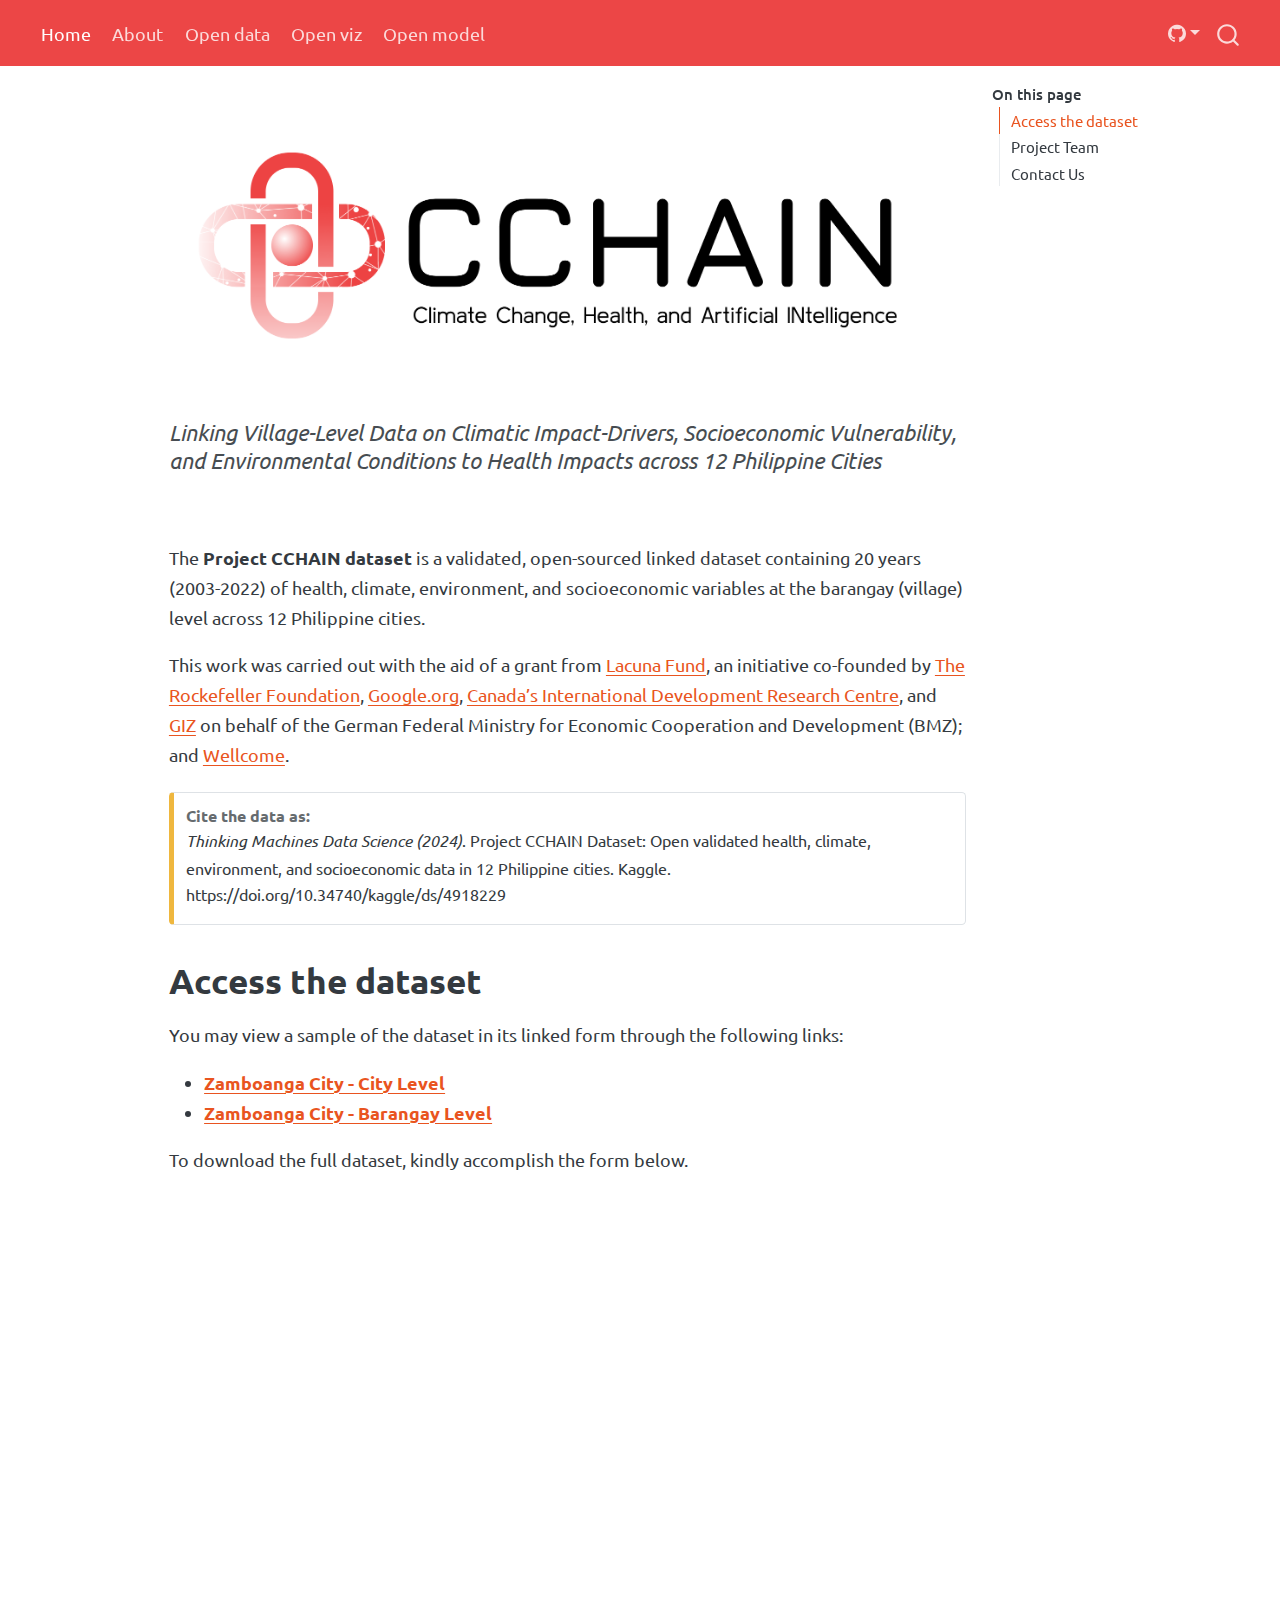
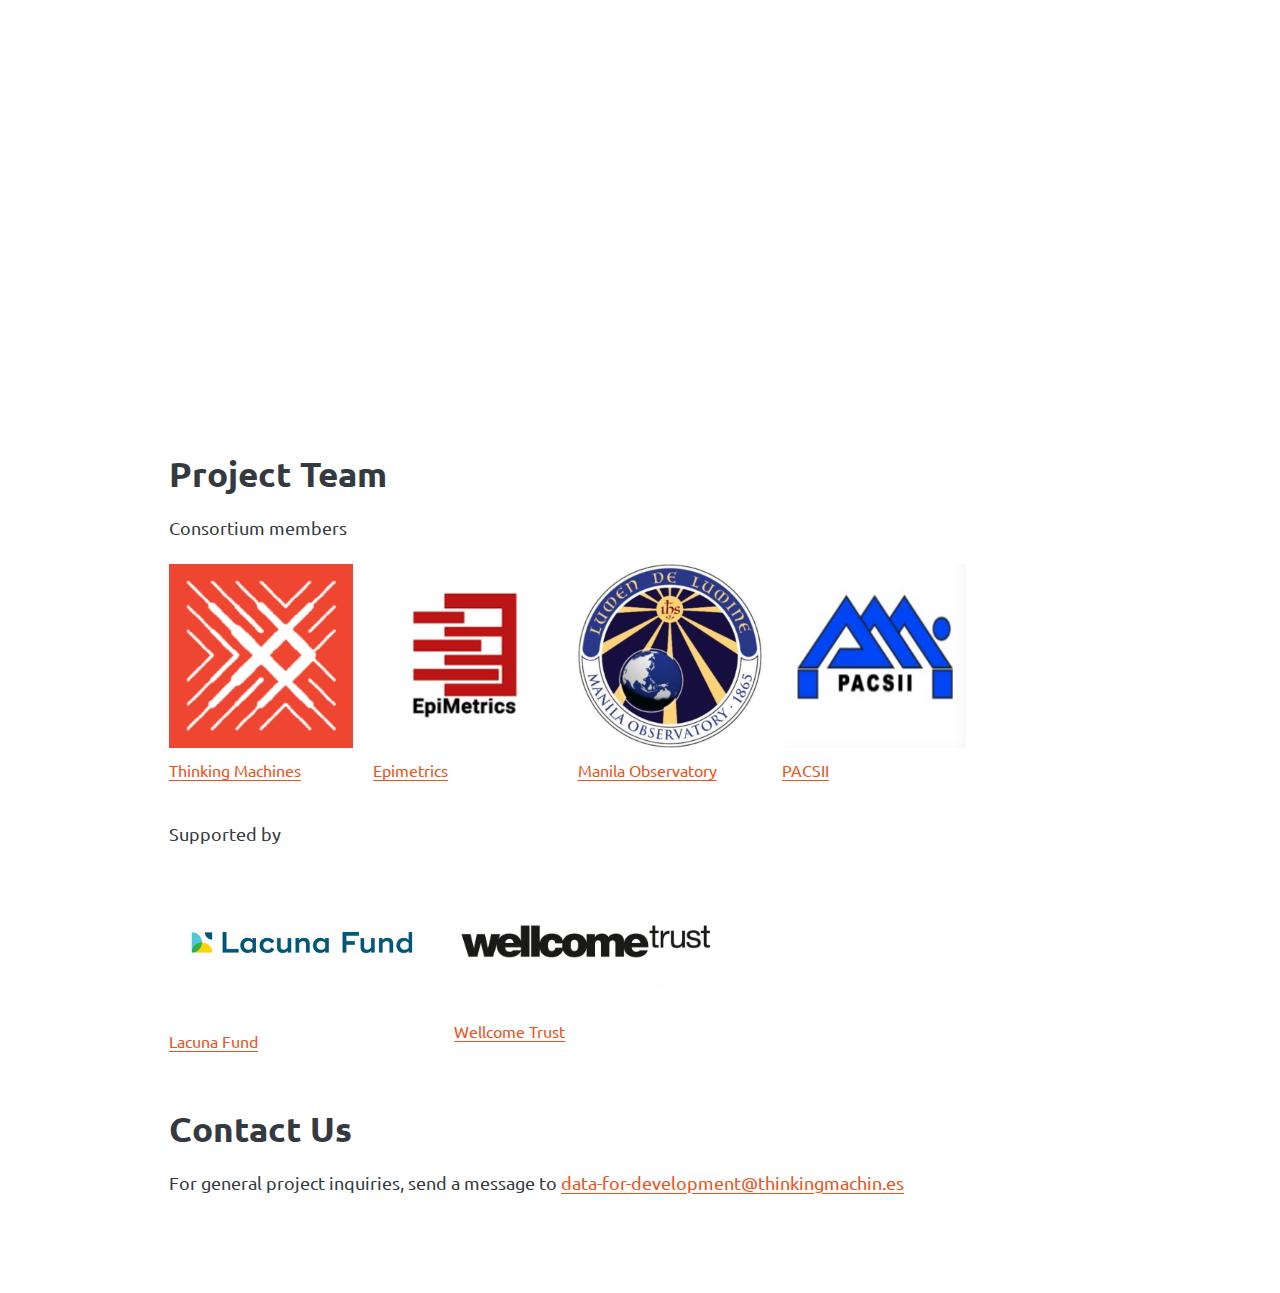
<file: docs/index.html>
<!DOCTYPE html>
<html xmlns="http://www.w3.org/1999/xhtml" lang="en" xml:lang="en"><head>

<meta charset="utf-8">
<meta name="generator" content="quarto-1.4.551">

<meta name="viewport" content="width=device-width, initial-scale=1.0, user-scalable=yes">


<title>Philippines - Open, validated, health, climate, environment and socioeconomic linked dataset optimized for machine learning | Project CCHAIN</title>
<style>
code{white-space: pre-wrap;}
span.smallcaps{font-variant: small-caps;}
div.columns{display: flex; gap: min(4vw, 1.5em);}
div.column{flex: auto; overflow-x: auto;}
div.hanging-indent{margin-left: 1.5em; text-indent: -1.5em;}
ul.task-list{list-style: none;}
ul.task-list li input[type="checkbox"] {
  width: 0.8em;
  margin: 0 0.8em 0.2em -1em; /* quarto-specific, see https://github.com/quarto-dev/quarto-cli/issues/4556 */ 
  vertical-align: middle;
}
</style>


<script src="site_libs/quarto-nav/quarto-nav.js"></script>
<script src="site_libs/quarto-nav/headroom.min.js"></script>
<script src="site_libs/clipboard/clipboard.min.js"></script>
<script src="site_libs/quarto-search/autocomplete.umd.js"></script>
<script src="site_libs/quarto-search/fuse.min.js"></script>
<script src="site_libs/quarto-search/quarto-search.js"></script>
<meta name="quarto:offset" content="./">
<link href="./assets/icon.png" rel="icon" type="image/png">
<script src="site_libs/quarto-html/quarto.js"></script>
<script src="site_libs/quarto-html/popper.min.js"></script>
<script src="site_libs/quarto-html/tippy.umd.min.js"></script>
<script src="site_libs/quarto-html/anchor.min.js"></script>
<link href="site_libs/quarto-html/tippy.css" rel="stylesheet">
<link href="site_libs/quarto-html/quarto-syntax-highlighting.css" rel="stylesheet" id="quarto-text-highlighting-styles">
<script src="site_libs/bootstrap/bootstrap.min.js"></script>
<link href="site_libs/bootstrap/bootstrap-icons.css" rel="stylesheet">
<link href="site_libs/bootstrap/bootstrap.min.css" rel="stylesheet" id="quarto-bootstrap" data-mode="light">
<script id="quarto-search-options" type="application/json">{
  "location": "navbar",
  "copy-button": false,
  "collapse-after": 3,
  "panel-placement": "end",
  "type": "overlay",
  "limit": 50,
  "keyboard-shortcut": [
    "f",
    "/",
    "s"
  ],
  "show-item-context": false,
  "language": {
    "search-no-results-text": "No results",
    "search-matching-documents-text": "matching documents",
    "search-copy-link-title": "Copy link to search",
    "search-hide-matches-text": "Hide additional matches",
    "search-more-match-text": "more match in this document",
    "search-more-matches-text": "more matches in this document",
    "search-clear-button-title": "Clear",
    "search-text-placeholder": "",
    "search-detached-cancel-button-title": "Cancel",
    "search-submit-button-title": "Submit",
    "search-label": "Search"
  }
}</script>


<meta property="og:title" content="Philippines - Open, validated, health, climate, environment and socioeconomic linked dataset optimized for machine learning | Project CCHAIN">
<meta property="og:description" content="">
<meta property="og:site_name" content="Philippines - Open, validated, health, climate, environment and socioeconomic linked dataset optimized for machine learning | Project CCHAIN">
<meta name="twitter:title" content="Philippines - Open, validated, health, climate, environment and socioeconomic linked dataset optimized for machine learning | Project CCHAIN">
<meta name="twitter:description" content="">
<meta name="twitter:card" content="summary">
</head>

<body class="nav-fixed">

<div id="quarto-search-results"></div>
  <header id="quarto-header" class="headroom fixed-top">
    <nav class="navbar navbar-expand-lg " data-bs-theme="dark">
      <div class="navbar-container container-fluid">
            <div id="quarto-search" class="" title="Search"></div>
          <button class="navbar-toggler" type="button" data-bs-toggle="collapse" data-bs-target="#navbarCollapse" aria-controls="navbarCollapse" aria-expanded="false" aria-label="Toggle navigation" onclick="if (window.quartoToggleHeadroom) { window.quartoToggleHeadroom(); }">
  <span class="navbar-toggler-icon"></span>
</button>
          <div class="collapse navbar-collapse" id="navbarCollapse">
            <ul class="navbar-nav navbar-nav-scroll me-auto">
  <li class="nav-item">
    <a class="nav-link active" href="./index.html" aria-current="page"> 
<span class="menu-text">Home</span></a>
  </li>  
  <li class="nav-item">
    <a class="nav-link" href="./about.html"> 
<span class="menu-text">About</span></a>
  </li>  
  <li class="nav-item">
    <a class="nav-link" href="./open_data.html"> 
<span class="menu-text">Open data</span></a>
  </li>  
  <li class="nav-item">
    <a class="nav-link" href="./open_viz.html"> 
<span class="menu-text">Open viz</span></a>
  </li>  
  <li class="nav-item">
    <a class="nav-link" href="./open_model.html"> 
<span class="menu-text">Open model</span></a>
  </li>  
</ul>
          </div> <!-- /navcollapse -->
          <div class="quarto-navbar-tools">
    <div class="dropdown">
      <a href="" title="" id="quarto-navigation-tool-dropdown-0" class="quarto-navigation-tool dropdown-toggle px-1" data-bs-toggle="dropdown" aria-expanded="false" aria-label=""><i class="bi bi-github"></i></a>
      <ul class="dropdown-menu" aria-labelledby="quarto-navigation-tool-dropdown-0">
          <li>
            <a class="dropdown-item quarto-navbar-tools-item" href="https://github.com/thinkingmachines/project-cchain/">
            Source Code
            </a>
          </li>
          <li>
            <a class="dropdown-item quarto-navbar-tools-item" href="https://github.com/thinkingmachines/project-cchain/issues/">
            Report a Bug
            </a>
          </li>
      </ul>
    </div>
</div>
      </div> <!-- /container-fluid -->
    </nav>
</header>
<!-- content -->
<div id="quarto-content" class="quarto-container page-columns page-rows-contents page-layout-article page-navbar">
<!-- sidebar -->
<!-- margin-sidebar -->
    <div id="quarto-margin-sidebar" class="sidebar margin-sidebar">
        <nav id="TOC" role="doc-toc" class="toc-active">
    <h2 id="toc-title">On this page</h2>
   
  <ul>
  <li><a href="#access-the-dataset" id="toc-access-the-dataset" class="nav-link active" data-scroll-target="#access-the-dataset">Access the dataset</a></li>
  <li><a href="#project-team" id="toc-project-team" class="nav-link" data-scroll-target="#project-team">Project Team</a></li>
  <li><a href="#contact-us" id="toc-contact-us" class="nav-link" data-scroll-target="#contact-us">Contact Us</a></li>
  </ul>
</nav>
    </div>
<!-- main -->
<main class="content" id="quarto-document-content">




<p><img src="assets/full_logo.png" class="img-fluid"></p>
<section id="linking-village-level-data-on-climatic-impact-drivers-socioeconomic-vulnerability-and-environmental-conditions-to-health-impacts-across-12-philippine-cities" class="level4">
<h4 class="anchored" data-anchor-id="linking-village-level-data-on-climatic-impact-drivers-socioeconomic-vulnerability-and-environmental-conditions-to-health-impacts-across-12-philippine-cities"><em>Linking Village-Level Data on Climatic Impact-Drivers, Socioeconomic Vulnerability, and Environmental Conditions to Health Impacts across 12 Philippine Cities</em></h4>
<p><br> <br> The <strong>Project CCHAIN dataset</strong> is a validated, open-sourced linked dataset containing 20 years (2003-2022) of health, climate, environment, and socioeconomic variables at the barangay (village) level across 12 Philippine cities.</p>
<p>This work was carried out with the aid of a grant from <a href="https://lacunafund.org/">Lacuna Fund</a>, an initiative co-founded by <a href="https://www.rockefellerfoundation.org/">The Rockefeller Foundation</a>, <a href="https://google.org">Google.org</a>, <a href="https://www.idrc-crdi.ca/en">Canada’s International Development Research Centre</a>, and <a href="https://www.giz.de/en/html/index.html">GIZ</a> on behalf of the German Federal Ministry for Economic Cooperation and Development (BMZ); and <a href="https://wellcome.org/">Wellcome</a>.</p>
<div class="callout callout-style-simple callout-warning no-icon callout-titled">
<div class="callout-header d-flex align-content-center">
<div class="callout-icon-container">
<i class="callout-icon no-icon"></i>
</div>
<div class="callout-title-container flex-fill">
Cite the data as:
</div>
</div>
<div class="callout-body-container callout-body">
<p><em>Thinking Machines Data Science (2024)</em>. Project CCHAIN Dataset: Open validated health, climate, environment, and socioeconomic data in 12 Philippine cities. Kaggle. https://doi.org/10.34740/kaggle/ds/4918229</p>
</div>
</div>
</section>
<section id="access-the-dataset" class="level1">
<h1>Access the dataset</h1>
<p>You may view a sample of the dataset in its linked form through the following links:</p>
<ul>
<li><strong><a href="https://drive.google.com/file/d/14_R93BsPGu464Q5Yc2CxgryQLsi_rvif">Zamboanga City - City Level</a></strong></li>
<li><strong><a href="https://drive.google.com/file/d/1cZ71qCIicXuCrCH5xS1MKHYjA2TnORyp">Zamboanga City - Barangay Level</a></strong></li>
</ul>
<p>To download the full dataset, kindly accomplish the form below.</p>
<iframe src="https://projectcchain.pythonanywhere.com/" width="100%" height="800px" style="border:none;">
</iframe>
</section>
<section id="project-team" class="level1">
<h1>Project Team</h1>
<p>Consortium members</p>
<div>

</div>
<div class="quarto-layout-panel" data-layout-ncol="4">
<div class="quarto-layout-row">
<div class="quarto-layout-cell" style="flex-basis: 25.0%;justify-content: flex-start;">
<div class="quarto-figure quarto-figure-center">
<figure class="figure">
<p><img src="assets/tm.png" class="img-fluid figure-img"></p>
<figcaption><a href="https://thinkingmachin.es/">Thinking Machines</a></figcaption>
</figure>
</div>
</div>
<div class="quarto-layout-cell" style="flex-basis: 25.0%;justify-content: flex-start;">
<div class="quarto-figure quarto-figure-center">
<figure class="figure">
<p><img src="assets/epimetrics.png" class="img-fluid figure-img"></p>
<figcaption><a href="https://epimetrics.com.ph/">Epimetrics</a></figcaption>
</figure>
</div>
</div>
<div class="quarto-layout-cell" style="flex-basis: 25.0%;justify-content: flex-start;">
<div class="quarto-figure quarto-figure-center">
<figure class="figure">
<p><img src="assets/mo.png" class="img-fluid figure-img"></p>
<figcaption><a href="https://www.observatory.ph/">Manila Observatory</a></figcaption>
</figure>
</div>
</div>
<div class="quarto-layout-cell" style="flex-basis: 25.0%;justify-content: flex-start;">
<div class="quarto-figure quarto-figure-center">
<figure class="figure">
<p><img src="assets/pacsii.png" class="img-fluid figure-img"></p>
<figcaption><a href="https://pacsii.org/">PACSII</a></figcaption>
</figure>
</div>
</div>
</div>
</div>
<p>Supported by</p>
<div>

</div>
<div class="quarto-layout-panel" data-layout-ncol="3">
<div class="quarto-layout-row">
<div class="quarto-layout-cell" style="flex-basis: 33.3%;justify-content: flex-start;">
<div class="quarto-figure quarto-figure-center">
<figure class="figure">
<p><img src="assets/lacuna_fund.png" class="img-fluid figure-img"></p>
<figcaption><a href="https://lacunafund.org/">Lacuna Fund</a></figcaption>
</figure>
</div>
</div>
<div class="quarto-layout-cell" style="flex-basis: 33.3%;justify-content: flex-start;">
<div class="quarto-figure quarto-figure-center">
<figure class="figure">
<p><img src="assets/wellcome_trust.png" class="img-fluid figure-img"></p>
<figcaption><a href="https://wellcome.org/">Wellcome Trust</a></figcaption>
</figure>
</div>
</div>
</div>
</div>
</section>
<section id="contact-us" class="level1">
<h1>Contact Us</h1>
<p>For general project inquiries, send a message to <a href="data-for-development@thinkingmachin.es">data-for-development@thinkingmachin.es</a></p>


</section>

</main> <!-- /main -->
<script id="quarto-html-after-body" type="application/javascript">
window.document.addEventListener("DOMContentLoaded", function (event) {
  const toggleBodyColorMode = (bsSheetEl) => {
    const mode = bsSheetEl.getAttribute("data-mode");
    const bodyEl = window.document.querySelector("body");
    if (mode === "dark") {
      bodyEl.classList.add("quarto-dark");
      bodyEl.classList.remove("quarto-light");
    } else {
      bodyEl.classList.add("quarto-light");
      bodyEl.classList.remove("quarto-dark");
    }
  }
  const toggleBodyColorPrimary = () => {
    const bsSheetEl = window.document.querySelector("link#quarto-bootstrap");
    if (bsSheetEl) {
      toggleBodyColorMode(bsSheetEl);
    }
  }
  toggleBodyColorPrimary();  
  const icon = "";
  const anchorJS = new window.AnchorJS();
  anchorJS.options = {
    placement: 'right',
    icon: icon
  };
  anchorJS.add('.anchored');
  const isCodeAnnotation = (el) => {
    for (const clz of el.classList) {
      if (clz.startsWith('code-annotation-')) {                     
        return true;
      }
    }
    return false;
  }
  const clipboard = new window.ClipboardJS('.code-copy-button', {
    text: function(trigger) {
      const codeEl = trigger.previousElementSibling.cloneNode(true);
      for (const childEl of codeEl.children) {
        if (isCodeAnnotation(childEl)) {
          childEl.remove();
        }
      }
      return codeEl.innerText;
    }
  });
  clipboard.on('success', function(e) {
    // button target
    const button = e.trigger;
    // don't keep focus
    button.blur();
    // flash "checked"
    button.classList.add('code-copy-button-checked');
    var currentTitle = button.getAttribute("title");
    button.setAttribute("title", "Copied!");
    let tooltip;
    if (window.bootstrap) {
      button.setAttribute("data-bs-toggle", "tooltip");
      button.setAttribute("data-bs-placement", "left");
      button.setAttribute("data-bs-title", "Copied!");
      tooltip = new bootstrap.Tooltip(button, 
        { trigger: "manual", 
          customClass: "code-copy-button-tooltip",
          offset: [0, -8]});
      tooltip.show();    
    }
    setTimeout(function() {
      if (tooltip) {
        tooltip.hide();
        button.removeAttribute("data-bs-title");
        button.removeAttribute("data-bs-toggle");
        button.removeAttribute("data-bs-placement");
      }
      button.setAttribute("title", currentTitle);
      button.classList.remove('code-copy-button-checked');
    }, 1000);
    // clear code selection
    e.clearSelection();
  });
    var localhostRegex = new RegExp(/^(?:http|https):\/\/localhost\:?[0-9]*\//);
    var mailtoRegex = new RegExp(/^mailto:/);
      var filterRegex = new RegExp('/' + window.location.host + '/');
    var isInternal = (href) => {
        return filterRegex.test(href) || localhostRegex.test(href) || mailtoRegex.test(href);
    }
    // Inspect non-navigation links and adorn them if external
 	var links = window.document.querySelectorAll('a[href]:not(.nav-link):not(.navbar-brand):not(.toc-action):not(.sidebar-link):not(.sidebar-item-toggle):not(.pagination-link):not(.no-external):not([aria-hidden]):not(.dropdown-item):not(.quarto-navigation-tool)');
    for (var i=0; i<links.length; i++) {
      const link = links[i];
      if (!isInternal(link.href)) {
        // undo the damage that might have been done by quarto-nav.js in the case of
        // links that we want to consider external
        if (link.dataset.originalHref !== undefined) {
          link.href = link.dataset.originalHref;
        }
      }
    }
  function tippyHover(el, contentFn, onTriggerFn, onUntriggerFn) {
    const config = {
      allowHTML: true,
      maxWidth: 500,
      delay: 100,
      arrow: false,
      appendTo: function(el) {
          return el.parentElement;
      },
      interactive: true,
      interactiveBorder: 10,
      theme: 'quarto',
      placement: 'bottom-start',
    };
    if (contentFn) {
      config.content = contentFn;
    }
    if (onTriggerFn) {
      config.onTrigger = onTriggerFn;
    }
    if (onUntriggerFn) {
      config.onUntrigger = onUntriggerFn;
    }
    window.tippy(el, config); 
  }
  const noterefs = window.document.querySelectorAll('a[role="doc-noteref"]');
  for (var i=0; i<noterefs.length; i++) {
    const ref = noterefs[i];
    tippyHover(ref, function() {
      // use id or data attribute instead here
      let href = ref.getAttribute('data-footnote-href') || ref.getAttribute('href');
      try { href = new URL(href).hash; } catch {}
      const id = href.replace(/^#\/?/, "");
      const note = window.document.getElementById(id);
      if (note) {
        return note.innerHTML;
      } else {
        return "";
      }
    });
  }
  const xrefs = window.document.querySelectorAll('a.quarto-xref');
  const processXRef = (id, note) => {
    // Strip column container classes
    const stripColumnClz = (el) => {
      el.classList.remove("page-full", "page-columns");
      if (el.children) {
        for (const child of el.children) {
          stripColumnClz(child);
        }
      }
    }
    stripColumnClz(note)
    if (id === null || id.startsWith('sec-')) {
      // Special case sections, only their first couple elements
      const container = document.createElement("div");
      if (note.children && note.children.length > 2) {
        container.appendChild(note.children[0].cloneNode(true));
        for (let i = 1; i < note.children.length; i++) {
          const child = note.children[i];
          if (child.tagName === "P" && child.innerText === "") {
            continue;
          } else {
            container.appendChild(child.cloneNode(true));
            break;
          }
        }
        if (window.Quarto?.typesetMath) {
          window.Quarto.typesetMath(container);
        }
        return container.innerHTML
      } else {
        if (window.Quarto?.typesetMath) {
          window.Quarto.typesetMath(note);
        }
        return note.innerHTML;
      }
    } else {
      // Remove any anchor links if they are present
      const anchorLink = note.querySelector('a.anchorjs-link');
      if (anchorLink) {
        anchorLink.remove();
      }
      if (window.Quarto?.typesetMath) {
        window.Quarto.typesetMath(note);
      }
      // TODO in 1.5, we should make sure this works without a callout special case
      if (note.classList.contains("callout")) {
        return note.outerHTML;
      } else {
        return note.innerHTML;
      }
    }
  }
  for (var i=0; i<xrefs.length; i++) {
    const xref = xrefs[i];
    tippyHover(xref, undefined, function(instance) {
      instance.disable();
      let url = xref.getAttribute('href');
      let hash = undefined; 
      if (url.startsWith('#')) {
        hash = url;
      } else {
        try { hash = new URL(url).hash; } catch {}
      }
      if (hash) {
        const id = hash.replace(/^#\/?/, "");
        const note = window.document.getElementById(id);
        if (note !== null) {
          try {
            const html = processXRef(id, note.cloneNode(true));
            instance.setContent(html);
          } finally {
            instance.enable();
            instance.show();
          }
        } else {
          // See if we can fetch this
          fetch(url.split('#')[0])
          .then(res => res.text())
          .then(html => {
            const parser = new DOMParser();
            const htmlDoc = parser.parseFromString(html, "text/html");
            const note = htmlDoc.getElementById(id);
            if (note !== null) {
              const html = processXRef(id, note);
              instance.setContent(html);
            } 
          }).finally(() => {
            instance.enable();
            instance.show();
          });
        }
      } else {
        // See if we can fetch a full url (with no hash to target)
        // This is a special case and we should probably do some content thinning / targeting
        fetch(url)
        .then(res => res.text())
        .then(html => {
          const parser = new DOMParser();
          const htmlDoc = parser.parseFromString(html, "text/html");
          const note = htmlDoc.querySelector('main.content');
          if (note !== null) {
            // This should only happen for chapter cross references
            // (since there is no id in the URL)
            // remove the first header
            if (note.children.length > 0 && note.children[0].tagName === "HEADER") {
              note.children[0].remove();
            }
            const html = processXRef(null, note);
            instance.setContent(html);
          } 
        }).finally(() => {
          instance.enable();
          instance.show();
        });
      }
    }, function(instance) {
    });
  }
      let selectedAnnoteEl;
      const selectorForAnnotation = ( cell, annotation) => {
        let cellAttr = 'data-code-cell="' + cell + '"';
        let lineAttr = 'data-code-annotation="' +  annotation + '"';
        const selector = 'span[' + cellAttr + '][' + lineAttr + ']';
        return selector;
      }
      const selectCodeLines = (annoteEl) => {
        const doc = window.document;
        const targetCell = annoteEl.getAttribute("data-target-cell");
        const targetAnnotation = annoteEl.getAttribute("data-target-annotation");
        const annoteSpan = window.document.querySelector(selectorForAnnotation(targetCell, targetAnnotation));
        const lines = annoteSpan.getAttribute("data-code-lines").split(",");
        const lineIds = lines.map((line) => {
          return targetCell + "-" + line;
        })
        let top = null;
        let height = null;
        let parent = null;
        if (lineIds.length > 0) {
            //compute the position of the single el (top and bottom and make a div)
            const el = window.document.getElementById(lineIds[0]);
            top = el.offsetTop;
            height = el.offsetHeight;
            parent = el.parentElement.parentElement;
          if (lineIds.length > 1) {
            const lastEl = window.document.getElementById(lineIds[lineIds.length - 1]);
            const bottom = lastEl.offsetTop + lastEl.offsetHeight;
            height = bottom - top;
          }
          if (top !== null && height !== null && parent !== null) {
            // cook up a div (if necessary) and position it 
            let div = window.document.getElementById("code-annotation-line-highlight");
            if (div === null) {
              div = window.document.createElement("div");
              div.setAttribute("id", "code-annotation-line-highlight");
              div.style.position = 'absolute';
              parent.appendChild(div);
            }
            div.style.top = top - 2 + "px";
            div.style.height = height + 4 + "px";
            div.style.left = 0;
            let gutterDiv = window.document.getElementById("code-annotation-line-highlight-gutter");
            if (gutterDiv === null) {
              gutterDiv = window.document.createElement("div");
              gutterDiv.setAttribute("id", "code-annotation-line-highlight-gutter");
              gutterDiv.style.position = 'absolute';
              const codeCell = window.document.getElementById(targetCell);
              const gutter = codeCell.querySelector('.code-annotation-gutter');
              gutter.appendChild(gutterDiv);
            }
            gutterDiv.style.top = top - 2 + "px";
            gutterDiv.style.height = height + 4 + "px";
          }
          selectedAnnoteEl = annoteEl;
        }
      };
      const unselectCodeLines = () => {
        const elementsIds = ["code-annotation-line-highlight", "code-annotation-line-highlight-gutter"];
        elementsIds.forEach((elId) => {
          const div = window.document.getElementById(elId);
          if (div) {
            div.remove();
          }
        });
        selectedAnnoteEl = undefined;
      };
        // Handle positioning of the toggle
    window.addEventListener(
      "resize",
      throttle(() => {
        elRect = undefined;
        if (selectedAnnoteEl) {
          selectCodeLines(selectedAnnoteEl);
        }
      }, 10)
    );
    function throttle(fn, ms) {
    let throttle = false;
    let timer;
      return (...args) => {
        if(!throttle) { // first call gets through
            fn.apply(this, args);
            throttle = true;
        } else { // all the others get throttled
            if(timer) clearTimeout(timer); // cancel #2
            timer = setTimeout(() => {
              fn.apply(this, args);
              timer = throttle = false;
            }, ms);
        }
      };
    }
      // Attach click handler to the DT
      const annoteDls = window.document.querySelectorAll('dt[data-target-cell]');
      for (const annoteDlNode of annoteDls) {
        annoteDlNode.addEventListener('click', (event) => {
          const clickedEl = event.target;
          if (clickedEl !== selectedAnnoteEl) {
            unselectCodeLines();
            const activeEl = window.document.querySelector('dt[data-target-cell].code-annotation-active');
            if (activeEl) {
              activeEl.classList.remove('code-annotation-active');
            }
            selectCodeLines(clickedEl);
            clickedEl.classList.add('code-annotation-active');
          } else {
            // Unselect the line
            unselectCodeLines();
            clickedEl.classList.remove('code-annotation-active');
          }
        });
      }
  const findCites = (el) => {
    const parentEl = el.parentElement;
    if (parentEl) {
      const cites = parentEl.dataset.cites;
      if (cites) {
        return {
          el,
          cites: cites.split(' ')
        };
      } else {
        return findCites(el.parentElement)
      }
    } else {
      return undefined;
    }
  };
  var bibliorefs = window.document.querySelectorAll('a[role="doc-biblioref"]');
  for (var i=0; i<bibliorefs.length; i++) {
    const ref = bibliorefs[i];
    const citeInfo = findCites(ref);
    if (citeInfo) {
      tippyHover(citeInfo.el, function() {
        var popup = window.document.createElement('div');
        citeInfo.cites.forEach(function(cite) {
          var citeDiv = window.document.createElement('div');
          citeDiv.classList.add('hanging-indent');
          citeDiv.classList.add('csl-entry');
          var biblioDiv = window.document.getElementById('ref-' + cite);
          if (biblioDiv) {
            citeDiv.innerHTML = biblioDiv.innerHTML;
          }
          popup.appendChild(citeDiv);
        });
        return popup.innerHTML;
      });
    }
  }
});
</script>
</div> <!-- /content -->




</body></html>
</file>
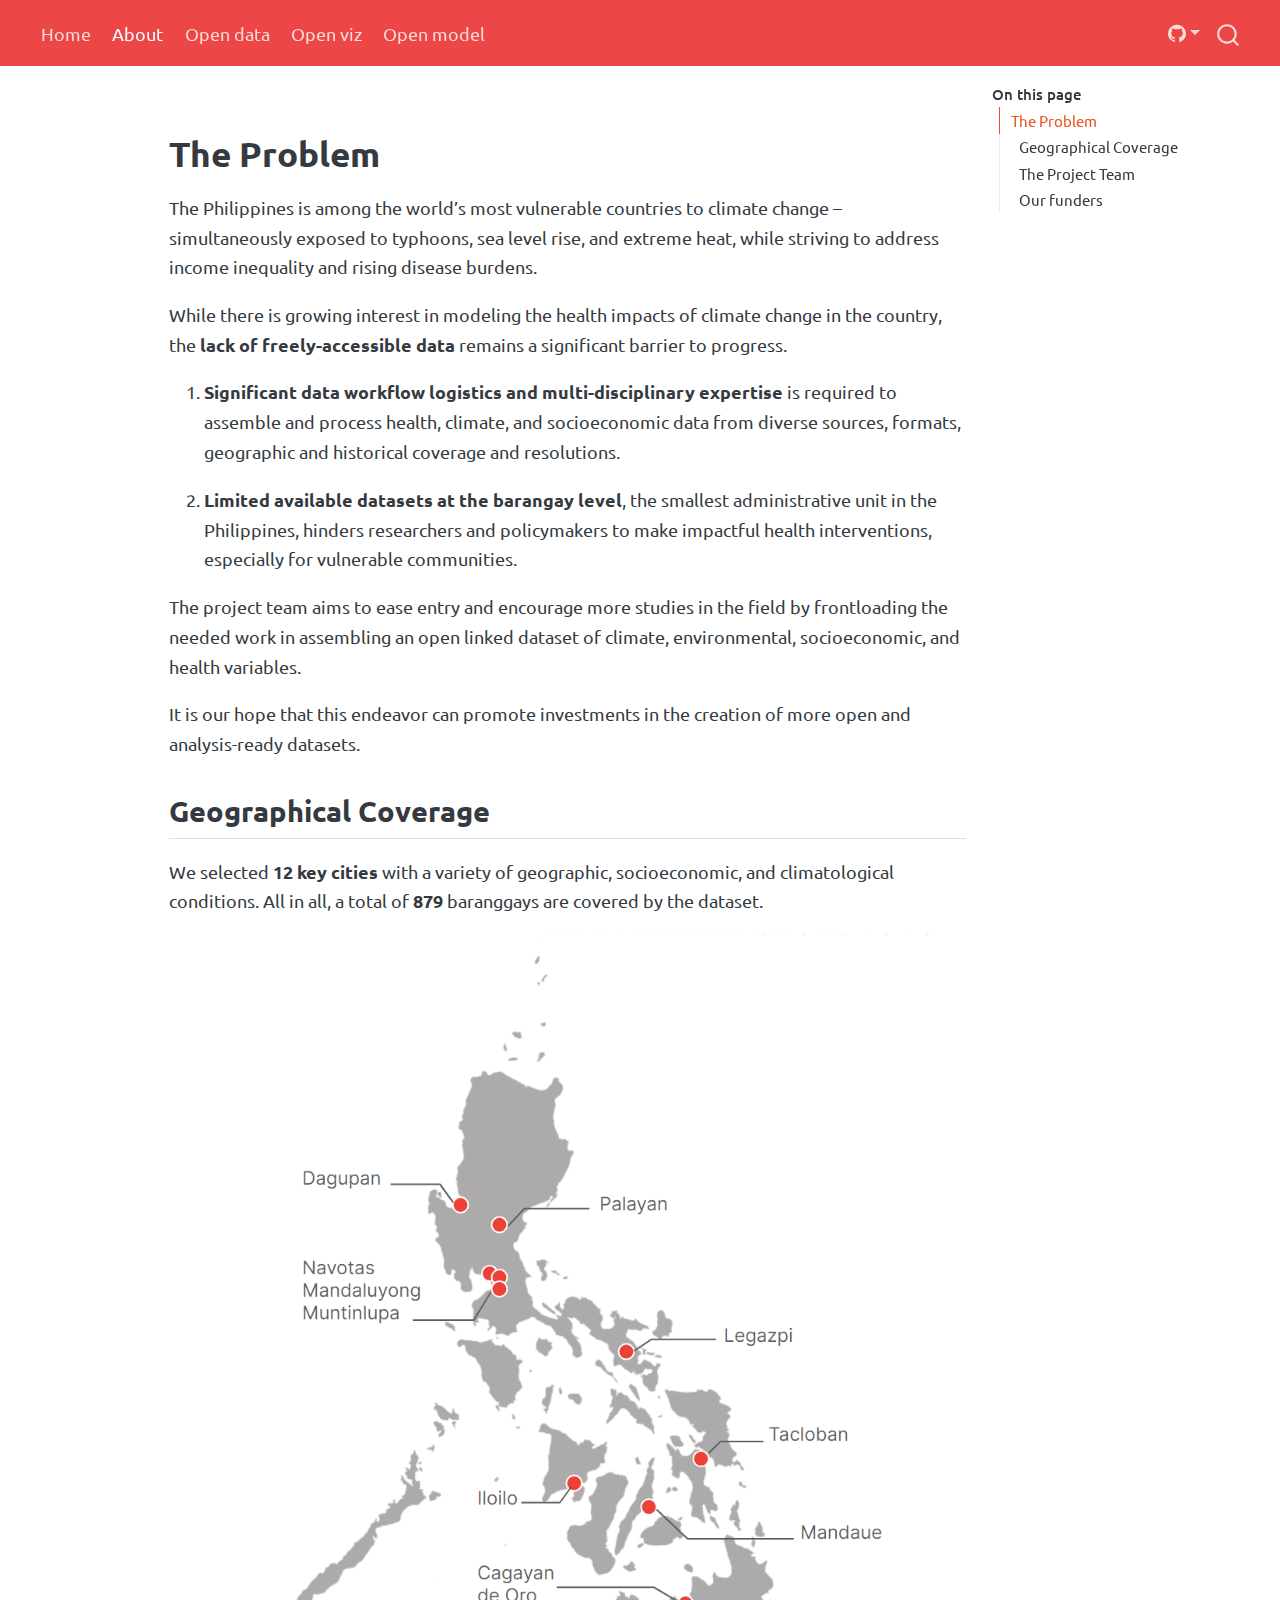
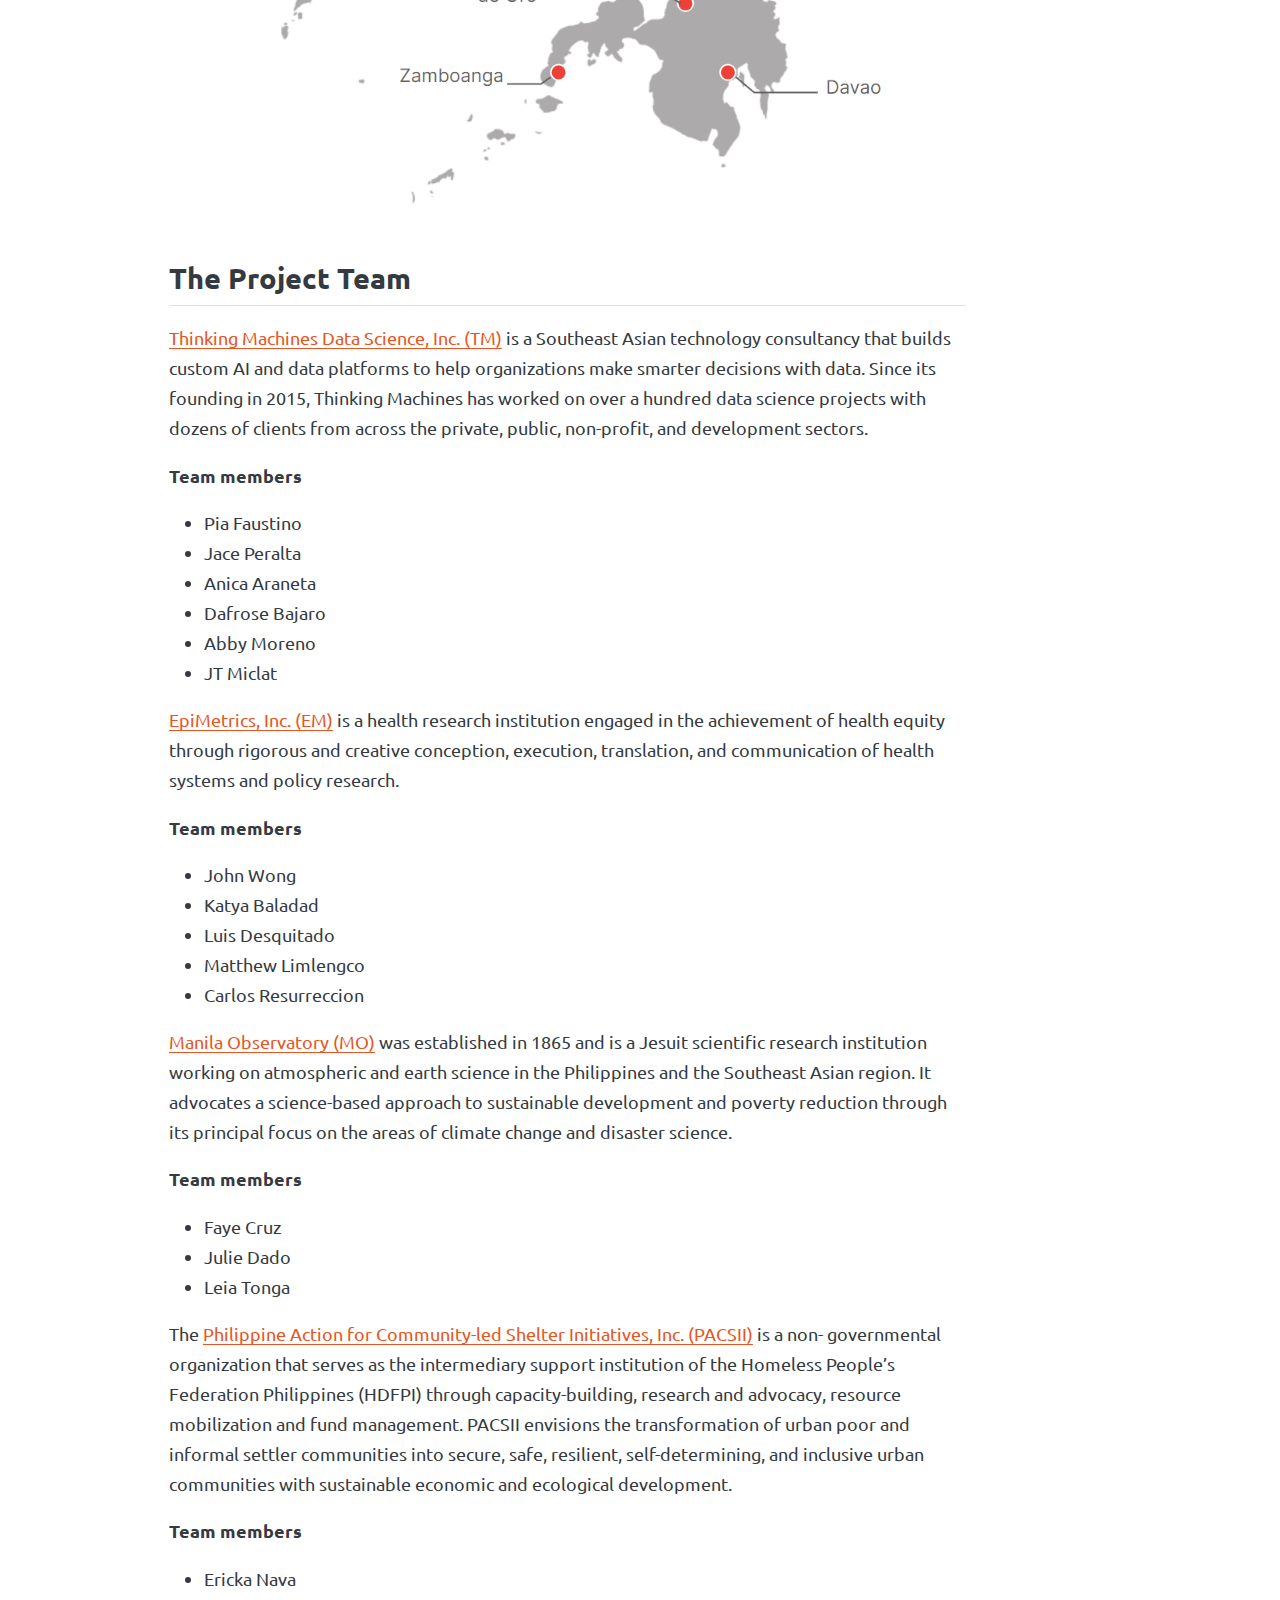
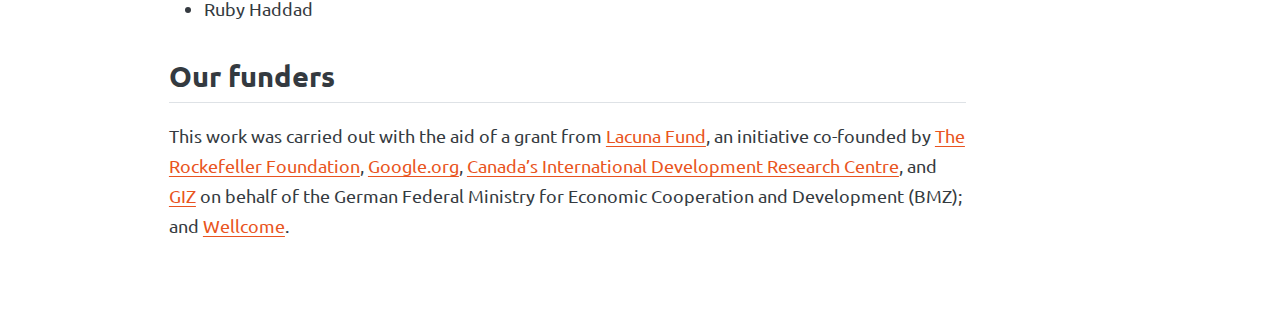
<file: docs/about.html>
<!DOCTYPE html>
<html xmlns="http://www.w3.org/1999/xhtml" lang="en" xml:lang="en"><head>

<meta charset="utf-8">
<meta name="generator" content="quarto-1.4.551">

<meta name="viewport" content="width=device-width, initial-scale=1.0, user-scalable=yes">


<title>Philippines - Open, validated, health, climate, environment and socioeconomic linked dataset optimized for machine learning | Project CCHAIN</title>
<style>
code{white-space: pre-wrap;}
span.smallcaps{font-variant: small-caps;}
div.columns{display: flex; gap: min(4vw, 1.5em);}
div.column{flex: auto; overflow-x: auto;}
div.hanging-indent{margin-left: 1.5em; text-indent: -1.5em;}
ul.task-list{list-style: none;}
ul.task-list li input[type="checkbox"] {
  width: 0.8em;
  margin: 0 0.8em 0.2em -1em; /* quarto-specific, see https://github.com/quarto-dev/quarto-cli/issues/4556 */ 
  vertical-align: middle;
}
</style>


<script src="site_libs/quarto-nav/quarto-nav.js"></script>
<script src="site_libs/quarto-nav/headroom.min.js"></script>
<script src="site_libs/clipboard/clipboard.min.js"></script>
<script src="site_libs/quarto-search/autocomplete.umd.js"></script>
<script src="site_libs/quarto-search/fuse.min.js"></script>
<script src="site_libs/quarto-search/quarto-search.js"></script>
<meta name="quarto:offset" content="./">
<link href="./assets/icon.png" rel="icon" type="image/png">
<script src="site_libs/quarto-html/quarto.js"></script>
<script src="site_libs/quarto-html/popper.min.js"></script>
<script src="site_libs/quarto-html/tippy.umd.min.js"></script>
<script src="site_libs/quarto-html/anchor.min.js"></script>
<link href="site_libs/quarto-html/tippy.css" rel="stylesheet">
<link href="site_libs/quarto-html/quarto-syntax-highlighting.css" rel="stylesheet" id="quarto-text-highlighting-styles">
<script src="site_libs/bootstrap/bootstrap.min.js"></script>
<link href="site_libs/bootstrap/bootstrap-icons.css" rel="stylesheet">
<link href="site_libs/bootstrap/bootstrap.min.css" rel="stylesheet" id="quarto-bootstrap" data-mode="light">
<script id="quarto-search-options" type="application/json">{
  "location": "navbar",
  "copy-button": false,
  "collapse-after": 3,
  "panel-placement": "end",
  "type": "overlay",
  "limit": 50,
  "keyboard-shortcut": [
    "f",
    "/",
    "s"
  ],
  "show-item-context": false,
  "language": {
    "search-no-results-text": "No results",
    "search-matching-documents-text": "matching documents",
    "search-copy-link-title": "Copy link to search",
    "search-hide-matches-text": "Hide additional matches",
    "search-more-match-text": "more match in this document",
    "search-more-matches-text": "more matches in this document",
    "search-clear-button-title": "Clear",
    "search-text-placeholder": "",
    "search-detached-cancel-button-title": "Cancel",
    "search-submit-button-title": "Submit",
    "search-label": "Search"
  }
}</script>


<meta property="og:title" content="Philippines - Open, validated, health, climate, environment and socioeconomic linked dataset optimized for machine learning | Project CCHAIN">
<meta property="og:description" content="">
<meta property="og:image" content="assets/cities_covered.png">
<meta property="og:site_name" content="Philippines - Open, validated, health, climate, environment and socioeconomic linked dataset optimized for machine learning | Project CCHAIN">
<meta name="twitter:title" content="Philippines - Open, validated, health, climate, environment and socioeconomic linked dataset optimized for machine learning | Project CCHAIN">
<meta name="twitter:description" content="">
<meta name="twitter:image" content="assets/cities_covered.png">
<meta name="twitter:card" content="summary_large_image">
</head>

<body class="nav-fixed">

<div id="quarto-search-results"></div>
  <header id="quarto-header" class="headroom fixed-top">
    <nav class="navbar navbar-expand-lg " data-bs-theme="dark">
      <div class="navbar-container container-fluid">
            <div id="quarto-search" class="" title="Search"></div>
          <button class="navbar-toggler" type="button" data-bs-toggle="collapse" data-bs-target="#navbarCollapse" aria-controls="navbarCollapse" aria-expanded="false" aria-label="Toggle navigation" onclick="if (window.quartoToggleHeadroom) { window.quartoToggleHeadroom(); }">
  <span class="navbar-toggler-icon"></span>
</button>
          <div class="collapse navbar-collapse" id="navbarCollapse">
            <ul class="navbar-nav navbar-nav-scroll me-auto">
  <li class="nav-item">
    <a class="nav-link" href="./index.html"> 
<span class="menu-text">Home</span></a>
  </li>  
  <li class="nav-item">
    <a class="nav-link active" href="./about.html" aria-current="page"> 
<span class="menu-text">About</span></a>
  </li>  
  <li class="nav-item">
    <a class="nav-link" href="./open_data.html"> 
<span class="menu-text">Open data</span></a>
  </li>  
  <li class="nav-item">
    <a class="nav-link" href="./open_viz.html"> 
<span class="menu-text">Open viz</span></a>
  </li>  
  <li class="nav-item">
    <a class="nav-link" href="./open_model.html"> 
<span class="menu-text">Open model</span></a>
  </li>  
</ul>
          </div> <!-- /navcollapse -->
          <div class="quarto-navbar-tools">
    <div class="dropdown">
      <a href="" title="" id="quarto-navigation-tool-dropdown-0" class="quarto-navigation-tool dropdown-toggle px-1" data-bs-toggle="dropdown" aria-expanded="false" aria-label=""><i class="bi bi-github"></i></a>
      <ul class="dropdown-menu" aria-labelledby="quarto-navigation-tool-dropdown-0">
          <li>
            <a class="dropdown-item quarto-navbar-tools-item" href="https://github.com/thinkingmachines/project-cchain/">
            Source Code
            </a>
          </li>
          <li>
            <a class="dropdown-item quarto-navbar-tools-item" href="https://github.com/thinkingmachines/project-cchain/issues/">
            Report a Bug
            </a>
          </li>
      </ul>
    </div>
</div>
      </div> <!-- /container-fluid -->
    </nav>
</header>
<!-- content -->
<div id="quarto-content" class="quarto-container page-columns page-rows-contents page-layout-article page-navbar">
<!-- sidebar -->
<!-- margin-sidebar -->
    <div id="quarto-margin-sidebar" class="sidebar margin-sidebar">
        <nav id="TOC" role="doc-toc" class="toc-active">
    <h2 id="toc-title">On this page</h2>
   
  <ul>
  <li><a href="#the-problem" id="toc-the-problem" class="nav-link active" data-scroll-target="#the-problem">The Problem</a>
  <ul class="collapse">
  <li><a href="#geographical-coverage" id="toc-geographical-coverage" class="nav-link" data-scroll-target="#geographical-coverage">Geographical Coverage</a></li>
  <li><a href="#the-project-team" id="toc-the-project-team" class="nav-link" data-scroll-target="#the-project-team">The Project Team</a></li>
  <li><a href="#our-funders" id="toc-our-funders" class="nav-link" data-scroll-target="#our-funders">Our funders</a></li>
  </ul></li>
  </ul>
</nav>
    </div>
<!-- main -->
<main class="content" id="quarto-document-content">




<section id="the-problem" class="level1">
<h1>The Problem</h1>
<p>The Philippines is among the world’s most vulnerable countries to climate change – simultaneously exposed to typhoons, sea level rise, and extreme heat, while striving to address income inequality and rising disease burdens.</p>
<p>While there is growing interest in modeling the health impacts of climate change in the country, the <strong>lack of freely-accessible data</strong> remains a significant barrier to progress.</p>
<ol type="1">
<li><p><strong>Significant data workflow logistics and multi-disciplinary expertise</strong> is required to assemble and process health, climate, and socioeconomic data from diverse sources, formats, geographic and historical coverage and resolutions.</p></li>
<li><p><strong>Limited available datasets at the barangay level</strong>, the smallest administrative unit in the Philippines, hinders researchers and policymakers to make impactful health interventions, especially for vulnerable communities.</p></li>
</ol>
<p>The project team aims to ease entry and encourage more studies in the field by frontloading the needed work in assembling an open linked dataset of climate, environmental, socioeconomic, and health variables.</p>
<p>It is our hope that this endeavor can promote investments in the creation of more open and analysis-ready datasets.</p>
<section id="geographical-coverage" class="level2">
<h2 class="anchored" data-anchor-id="geographical-coverage">Geographical Coverage</h2>
<p>We selected <strong>12 key cities</strong> with a variety of geographic, socioeconomic, and climatological conditions. All in all, a total of <strong>879</strong> baranggays are covered by the dataset.</p>
<p><img src="assets/cities_covered.png" class="img-fluid"></p>
</section>
<section id="the-project-team" class="level2">
<h2 class="anchored" data-anchor-id="the-project-team">The Project Team</h2>
<p><a href="https://thinkingmachin.es/">Thinking Machines Data Science, Inc.&nbsp;(TM)</a> is a Southeast Asian technology consultancy that builds custom AI and data platforms to help organizations make smarter decisions with data. Since its founding in 2015, Thinking Machines has worked on over a hundred data science projects with dozens of clients from across the private, public, non-profit, and development sectors.</p>
<p><strong>Team members</strong></p>
<ul>
<li>Pia Faustino</li>
<li>Jace Peralta</li>
<li>Anica Araneta</li>
<li>Dafrose Bajaro</li>
<li>Abby Moreno</li>
<li>JT Miclat</li>
</ul>
<p><a href="https://epimetrics.com.ph/">EpiMetrics, Inc.&nbsp;(EM)</a> is a health research institution engaged in the achievement of health equity through rigorous and creative conception, execution, translation, and communication of health systems and policy research.</p>
<p><strong>Team members</strong></p>
<ul>
<li>John Wong</li>
<li>Katya Baladad</li>
<li>Luis Desquitado</li>
<li>Matthew Limlengco</li>
<li>Carlos Resurreccion</li>
</ul>
<p><a href="https://www.observatory.ph/">Manila Observatory (MO)</a> was established in 1865 and is a Jesuit scientific research institution working on atmospheric and earth science in the Philippines and the Southeast Asian region. It advocates a science-based approach to sustainable development and poverty reduction through its principal focus on the areas of climate change and disaster science.</p>
<p><strong>Team members</strong></p>
<ul>
<li>Faye Cruz</li>
<li>Julie Dado</li>
<li>Leia Tonga</li>
</ul>
<p>The <a href="https://pacsii.org/">Philippine Action for Community-led Shelter Initiatives, Inc.&nbsp;(PACSII)</a> is a non- governmental organization that serves as the intermediary support institution of the Homeless People’s Federation Philippines (HDFPI) through capacity-building, research and advocacy, resource mobilization and fund management. PACSII envisions the transformation of urban poor and informal settler communities into secure, safe, resilient, self-determining, and inclusive urban communities with sustainable economic and ecological development.</p>
<p><strong>Team members</strong></p>
<ul>
<li>Ericka Nava</li>
<li>Ruby Haddad</li>
</ul>
</section>
<section id="our-funders" class="level2">
<h2 class="anchored" data-anchor-id="our-funders">Our funders</h2>
<p>This work was carried out with the aid of a grant from <a href="https://lacunafund.org/">Lacuna Fund</a>, an initiative co-founded by <a href="https://www.rockefellerfoundation.org/">The Rockefeller Foundation</a>, <a href="https://google.org">Google.org</a>, <a href="https://www.idrc-crdi.ca/en">Canada’s International Development Research Centre</a>, and <a href="https://www.giz.de/en/html/index.html">GIZ</a> on behalf of the German Federal Ministry for Economic Cooperation and Development (BMZ); and <a href="https://wellcome.org/">Wellcome</a>.</p>


</section>
</section>

</main> <!-- /main -->
<script id="quarto-html-after-body" type="application/javascript">
window.document.addEventListener("DOMContentLoaded", function (event) {
  const toggleBodyColorMode = (bsSheetEl) => {
    const mode = bsSheetEl.getAttribute("data-mode");
    const bodyEl = window.document.querySelector("body");
    if (mode === "dark") {
      bodyEl.classList.add("quarto-dark");
      bodyEl.classList.remove("quarto-light");
    } else {
      bodyEl.classList.add("quarto-light");
      bodyEl.classList.remove("quarto-dark");
    }
  }
  const toggleBodyColorPrimary = () => {
    const bsSheetEl = window.document.querySelector("link#quarto-bootstrap");
    if (bsSheetEl) {
      toggleBodyColorMode(bsSheetEl);
    }
  }
  toggleBodyColorPrimary();  
  const icon = "";
  const anchorJS = new window.AnchorJS();
  anchorJS.options = {
    placement: 'right',
    icon: icon
  };
  anchorJS.add('.anchored');
  const isCodeAnnotation = (el) => {
    for (const clz of el.classList) {
      if (clz.startsWith('code-annotation-')) {                     
        return true;
      }
    }
    return false;
  }
  const clipboard = new window.ClipboardJS('.code-copy-button', {
    text: function(trigger) {
      const codeEl = trigger.previousElementSibling.cloneNode(true);
      for (const childEl of codeEl.children) {
        if (isCodeAnnotation(childEl)) {
          childEl.remove();
        }
      }
      return codeEl.innerText;
    }
  });
  clipboard.on('success', function(e) {
    // button target
    const button = e.trigger;
    // don't keep focus
    button.blur();
    // flash "checked"
    button.classList.add('code-copy-button-checked');
    var currentTitle = button.getAttribute("title");
    button.setAttribute("title", "Copied!");
    let tooltip;
    if (window.bootstrap) {
      button.setAttribute("data-bs-toggle", "tooltip");
      button.setAttribute("data-bs-placement", "left");
      button.setAttribute("data-bs-title", "Copied!");
      tooltip = new bootstrap.Tooltip(button, 
        { trigger: "manual", 
          customClass: "code-copy-button-tooltip",
          offset: [0, -8]});
      tooltip.show();    
    }
    setTimeout(function() {
      if (tooltip) {
        tooltip.hide();
        button.removeAttribute("data-bs-title");
        button.removeAttribute("data-bs-toggle");
        button.removeAttribute("data-bs-placement");
      }
      button.setAttribute("title", currentTitle);
      button.classList.remove('code-copy-button-checked');
    }, 1000);
    // clear code selection
    e.clearSelection();
  });
    var localhostRegex = new RegExp(/^(?:http|https):\/\/localhost\:?[0-9]*\//);
    var mailtoRegex = new RegExp(/^mailto:/);
      var filterRegex = new RegExp('/' + window.location.host + '/');
    var isInternal = (href) => {
        return filterRegex.test(href) || localhostRegex.test(href) || mailtoRegex.test(href);
    }
    // Inspect non-navigation links and adorn them if external
 	var links = window.document.querySelectorAll('a[href]:not(.nav-link):not(.navbar-brand):not(.toc-action):not(.sidebar-link):not(.sidebar-item-toggle):not(.pagination-link):not(.no-external):not([aria-hidden]):not(.dropdown-item):not(.quarto-navigation-tool)');
    for (var i=0; i<links.length; i++) {
      const link = links[i];
      if (!isInternal(link.href)) {
        // undo the damage that might have been done by quarto-nav.js in the case of
        // links that we want to consider external
        if (link.dataset.originalHref !== undefined) {
          link.href = link.dataset.originalHref;
        }
      }
    }
  function tippyHover(el, contentFn, onTriggerFn, onUntriggerFn) {
    const config = {
      allowHTML: true,
      maxWidth: 500,
      delay: 100,
      arrow: false,
      appendTo: function(el) {
          return el.parentElement;
      },
      interactive: true,
      interactiveBorder: 10,
      theme: 'quarto',
      placement: 'bottom-start',
    };
    if (contentFn) {
      config.content = contentFn;
    }
    if (onTriggerFn) {
      config.onTrigger = onTriggerFn;
    }
    if (onUntriggerFn) {
      config.onUntrigger = onUntriggerFn;
    }
    window.tippy(el, config); 
  }
  const noterefs = window.document.querySelectorAll('a[role="doc-noteref"]');
  for (var i=0; i<noterefs.length; i++) {
    const ref = noterefs[i];
    tippyHover(ref, function() {
      // use id or data attribute instead here
      let href = ref.getAttribute('data-footnote-href') || ref.getAttribute('href');
      try { href = new URL(href).hash; } catch {}
      const id = href.replace(/^#\/?/, "");
      const note = window.document.getElementById(id);
      if (note) {
        return note.innerHTML;
      } else {
        return "";
      }
    });
  }
  const xrefs = window.document.querySelectorAll('a.quarto-xref');
  const processXRef = (id, note) => {
    // Strip column container classes
    const stripColumnClz = (el) => {
      el.classList.remove("page-full", "page-columns");
      if (el.children) {
        for (const child of el.children) {
          stripColumnClz(child);
        }
      }
    }
    stripColumnClz(note)
    if (id === null || id.startsWith('sec-')) {
      // Special case sections, only their first couple elements
      const container = document.createElement("div");
      if (note.children && note.children.length > 2) {
        container.appendChild(note.children[0].cloneNode(true));
        for (let i = 1; i < note.children.length; i++) {
          const child = note.children[i];
          if (child.tagName === "P" && child.innerText === "") {
            continue;
          } else {
            container.appendChild(child.cloneNode(true));
            break;
          }
        }
        if (window.Quarto?.typesetMath) {
          window.Quarto.typesetMath(container);
        }
        return container.innerHTML
      } else {
        if (window.Quarto?.typesetMath) {
          window.Quarto.typesetMath(note);
        }
        return note.innerHTML;
      }
    } else {
      // Remove any anchor links if they are present
      const anchorLink = note.querySelector('a.anchorjs-link');
      if (anchorLink) {
        anchorLink.remove();
      }
      if (window.Quarto?.typesetMath) {
        window.Quarto.typesetMath(note);
      }
      // TODO in 1.5, we should make sure this works without a callout special case
      if (note.classList.contains("callout")) {
        return note.outerHTML;
      } else {
        return note.innerHTML;
      }
    }
  }
  for (var i=0; i<xrefs.length; i++) {
    const xref = xrefs[i];
    tippyHover(xref, undefined, function(instance) {
      instance.disable();
      let url = xref.getAttribute('href');
      let hash = undefined; 
      if (url.startsWith('#')) {
        hash = url;
      } else {
        try { hash = new URL(url).hash; } catch {}
      }
      if (hash) {
        const id = hash.replace(/^#\/?/, "");
        const note = window.document.getElementById(id);
        if (note !== null) {
          try {
            const html = processXRef(id, note.cloneNode(true));
            instance.setContent(html);
          } finally {
            instance.enable();
            instance.show();
          }
        } else {
          // See if we can fetch this
          fetch(url.split('#')[0])
          .then(res => res.text())
          .then(html => {
            const parser = new DOMParser();
            const htmlDoc = parser.parseFromString(html, "text/html");
            const note = htmlDoc.getElementById(id);
            if (note !== null) {
              const html = processXRef(id, note);
              instance.setContent(html);
            } 
          }).finally(() => {
            instance.enable();
            instance.show();
          });
        }
      } else {
        // See if we can fetch a full url (with no hash to target)
        // This is a special case and we should probably do some content thinning / targeting
        fetch(url)
        .then(res => res.text())
        .then(html => {
          const parser = new DOMParser();
          const htmlDoc = parser.parseFromString(html, "text/html");
          const note = htmlDoc.querySelector('main.content');
          if (note !== null) {
            // This should only happen for chapter cross references
            // (since there is no id in the URL)
            // remove the first header
            if (note.children.length > 0 && note.children[0].tagName === "HEADER") {
              note.children[0].remove();
            }
            const html = processXRef(null, note);
            instance.setContent(html);
          } 
        }).finally(() => {
          instance.enable();
          instance.show();
        });
      }
    }, function(instance) {
    });
  }
      let selectedAnnoteEl;
      const selectorForAnnotation = ( cell, annotation) => {
        let cellAttr = 'data-code-cell="' + cell + '"';
        let lineAttr = 'data-code-annotation="' +  annotation + '"';
        const selector = 'span[' + cellAttr + '][' + lineAttr + ']';
        return selector;
      }
      const selectCodeLines = (annoteEl) => {
        const doc = window.document;
        const targetCell = annoteEl.getAttribute("data-target-cell");
        const targetAnnotation = annoteEl.getAttribute("data-target-annotation");
        const annoteSpan = window.document.querySelector(selectorForAnnotation(targetCell, targetAnnotation));
        const lines = annoteSpan.getAttribute("data-code-lines").split(",");
        const lineIds = lines.map((line) => {
          return targetCell + "-" + line;
        })
        let top = null;
        let height = null;
        let parent = null;
        if (lineIds.length > 0) {
            //compute the position of the single el (top and bottom and make a div)
            const el = window.document.getElementById(lineIds[0]);
            top = el.offsetTop;
            height = el.offsetHeight;
            parent = el.parentElement.parentElement;
          if (lineIds.length > 1) {
            const lastEl = window.document.getElementById(lineIds[lineIds.length - 1]);
            const bottom = lastEl.offsetTop + lastEl.offsetHeight;
            height = bottom - top;
          }
          if (top !== null && height !== null && parent !== null) {
            // cook up a div (if necessary) and position it 
            let div = window.document.getElementById("code-annotation-line-highlight");
            if (div === null) {
              div = window.document.createElement("div");
              div.setAttribute("id", "code-annotation-line-highlight");
              div.style.position = 'absolute';
              parent.appendChild(div);
            }
            div.style.top = top - 2 + "px";
            div.style.height = height + 4 + "px";
            div.style.left = 0;
            let gutterDiv = window.document.getElementById("code-annotation-line-highlight-gutter");
            if (gutterDiv === null) {
              gutterDiv = window.document.createElement("div");
              gutterDiv.setAttribute("id", "code-annotation-line-highlight-gutter");
              gutterDiv.style.position = 'absolute';
              const codeCell = window.document.getElementById(targetCell);
              const gutter = codeCell.querySelector('.code-annotation-gutter');
              gutter.appendChild(gutterDiv);
            }
            gutterDiv.style.top = top - 2 + "px";
            gutterDiv.style.height = height + 4 + "px";
          }
          selectedAnnoteEl = annoteEl;
        }
      };
      const unselectCodeLines = () => {
        const elementsIds = ["code-annotation-line-highlight", "code-annotation-line-highlight-gutter"];
        elementsIds.forEach((elId) => {
          const div = window.document.getElementById(elId);
          if (div) {
            div.remove();
          }
        });
        selectedAnnoteEl = undefined;
      };
        // Handle positioning of the toggle
    window.addEventListener(
      "resize",
      throttle(() => {
        elRect = undefined;
        if (selectedAnnoteEl) {
          selectCodeLines(selectedAnnoteEl);
        }
      }, 10)
    );
    function throttle(fn, ms) {
    let throttle = false;
    let timer;
      return (...args) => {
        if(!throttle) { // first call gets through
            fn.apply(this, args);
            throttle = true;
        } else { // all the others get throttled
            if(timer) clearTimeout(timer); // cancel #2
            timer = setTimeout(() => {
              fn.apply(this, args);
              timer = throttle = false;
            }, ms);
        }
      };
    }
      // Attach click handler to the DT
      const annoteDls = window.document.querySelectorAll('dt[data-target-cell]');
      for (const annoteDlNode of annoteDls) {
        annoteDlNode.addEventListener('click', (event) => {
          const clickedEl = event.target;
          if (clickedEl !== selectedAnnoteEl) {
            unselectCodeLines();
            const activeEl = window.document.querySelector('dt[data-target-cell].code-annotation-active');
            if (activeEl) {
              activeEl.classList.remove('code-annotation-active');
            }
            selectCodeLines(clickedEl);
            clickedEl.classList.add('code-annotation-active');
          } else {
            // Unselect the line
            unselectCodeLines();
            clickedEl.classList.remove('code-annotation-active');
          }
        });
      }
  const findCites = (el) => {
    const parentEl = el.parentElement;
    if (parentEl) {
      const cites = parentEl.dataset.cites;
      if (cites) {
        return {
          el,
          cites: cites.split(' ')
        };
      } else {
        return findCites(el.parentElement)
      }
    } else {
      return undefined;
    }
  };
  var bibliorefs = window.document.querySelectorAll('a[role="doc-biblioref"]');
  for (var i=0; i<bibliorefs.length; i++) {
    const ref = bibliorefs[i];
    const citeInfo = findCites(ref);
    if (citeInfo) {
      tippyHover(citeInfo.el, function() {
        var popup = window.document.createElement('div');
        citeInfo.cites.forEach(function(cite) {
          var citeDiv = window.document.createElement('div');
          citeDiv.classList.add('hanging-indent');
          citeDiv.classList.add('csl-entry');
          var biblioDiv = window.document.getElementById('ref-' + cite);
          if (biblioDiv) {
            citeDiv.innerHTML = biblioDiv.innerHTML;
          }
          popup.appendChild(citeDiv);
        });
        return popup.innerHTML;
      });
    }
  }
});
</script>
</div> <!-- /content -->




</body></html>
</file>
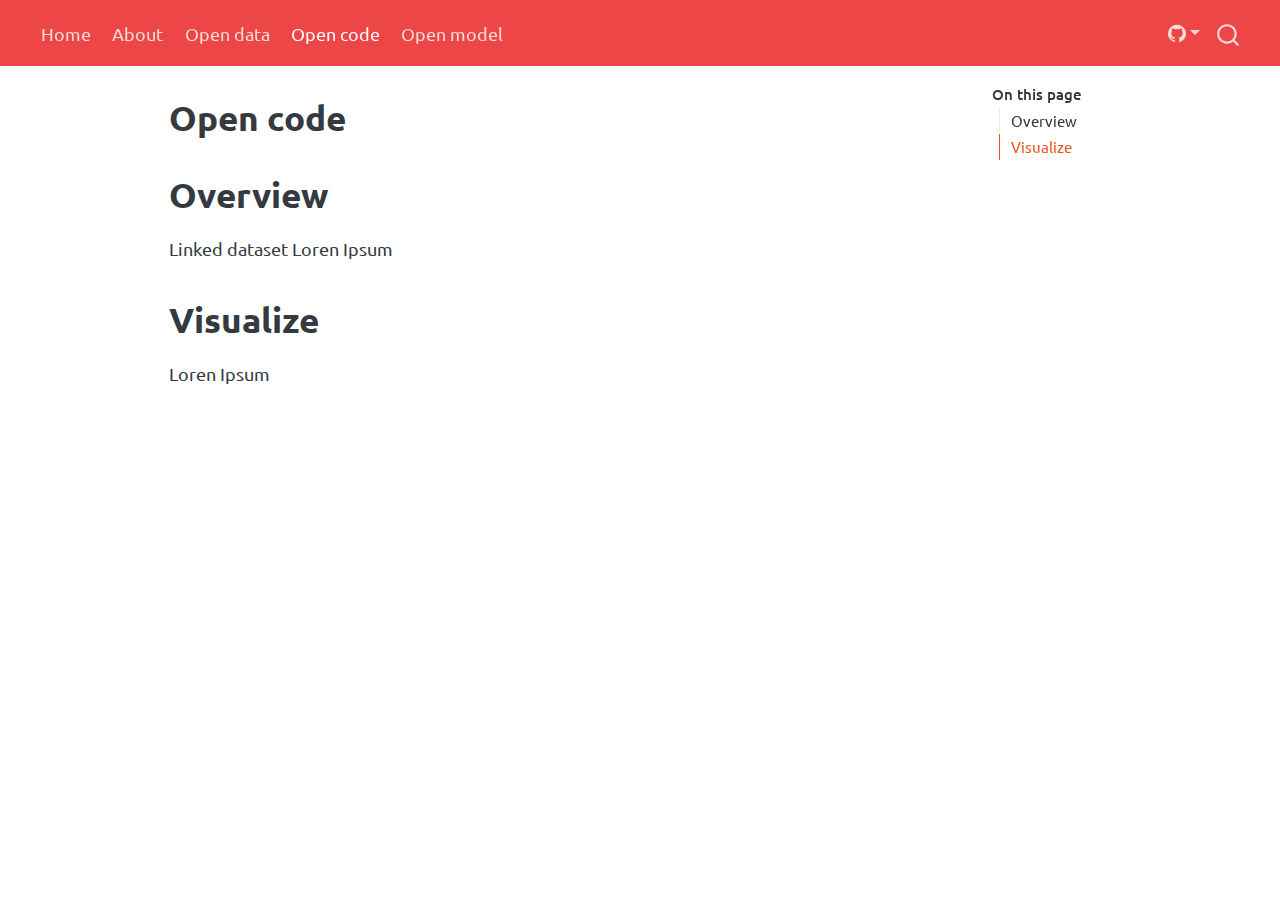
<file: docs/open_code.html>
<!DOCTYPE html>
<html xmlns="http://www.w3.org/1999/xhtml" lang="en" xml:lang="en"><head>

<meta charset="utf-8">
<meta name="generator" content="quarto-1.4.551">

<meta name="viewport" content="width=device-width, initial-scale=1.0, user-scalable=yes">


<title>Project CCHAIN - Open code</title>
<style>
code{white-space: pre-wrap;}
span.smallcaps{font-variant: small-caps;}
div.columns{display: flex; gap: min(4vw, 1.5em);}
div.column{flex: auto; overflow-x: auto;}
div.hanging-indent{margin-left: 1.5em; text-indent: -1.5em;}
ul.task-list{list-style: none;}
ul.task-list li input[type="checkbox"] {
  width: 0.8em;
  margin: 0 0.8em 0.2em -1em; /* quarto-specific, see https://github.com/quarto-dev/quarto-cli/issues/4556 */ 
  vertical-align: middle;
}
</style>


<script src="../site_libs/quarto-nav/quarto-nav.js"></script>
<script src="../site_libs/quarto-nav/headroom.min.js"></script>
<script src="../site_libs/clipboard/clipboard.min.js"></script>
<script src="../site_libs/quarto-search/autocomplete.umd.js"></script>
<script src="../site_libs/quarto-search/fuse.min.js"></script>
<script src="../site_libs/quarto-search/quarto-search.js"></script>
<meta name="quarto:offset" content="../">
<link href="../site/assets/icon.png" rel="icon" type="image/png">
<script src="../site_libs/quarto-html/quarto.js"></script>
<script src="../site_libs/quarto-html/popper.min.js"></script>
<script src="../site_libs/quarto-html/tippy.umd.min.js"></script>
<script src="../site_libs/quarto-html/anchor.min.js"></script>
<link href="../site_libs/quarto-html/tippy.css" rel="stylesheet">
<link href="../site_libs/quarto-html/quarto-syntax-highlighting.css" rel="stylesheet" id="quarto-text-highlighting-styles">
<script src="../site_libs/bootstrap/bootstrap.min.js"></script>
<link href="../site_libs/bootstrap/bootstrap-icons.css" rel="stylesheet">
<link href="../site_libs/bootstrap/bootstrap.min.css" rel="stylesheet" id="quarto-bootstrap" data-mode="light">
<script id="quarto-search-options" type="application/json">{
  "location": "navbar",
  "copy-button": false,
  "collapse-after": 3,
  "panel-placement": "end",
  "type": "overlay",
  "limit": 50,
  "keyboard-shortcut": [
    "f",
    "/",
    "s"
  ],
  "show-item-context": false,
  "language": {
    "search-no-results-text": "No results",
    "search-matching-documents-text": "matching documents",
    "search-copy-link-title": "Copy link to search",
    "search-hide-matches-text": "Hide additional matches",
    "search-more-match-text": "more match in this document",
    "search-more-matches-text": "more matches in this document",
    "search-clear-button-title": "Clear",
    "search-text-placeholder": "",
    "search-detached-cancel-button-title": "Cancel",
    "search-submit-button-title": "Submit",
    "search-label": "Search"
  }
}</script>


<meta property="og:title" content="Project CCHAIN - Open code">
<meta property="og:description" content="">
<meta property="og:site_name" content="Project CCHAIN">
<meta name="twitter:title" content="Project CCHAIN - Open code">
<meta name="twitter:description" content="">
<meta name="twitter:card" content="summary">
</head>

<body class="nav-fixed">

<div id="quarto-search-results"></div>
  <header id="quarto-header" class="headroom fixed-top">
    <nav class="navbar navbar-expand-lg " data-bs-theme="dark">
      <div class="navbar-container container-fluid">
            <div id="quarto-search" class="" title="Search"></div>
          <button class="navbar-toggler" type="button" data-bs-toggle="collapse" data-bs-target="#navbarCollapse" aria-controls="navbarCollapse" aria-expanded="false" aria-label="Toggle navigation" onclick="if (window.quartoToggleHeadroom) { window.quartoToggleHeadroom(); }">
  <span class="navbar-toggler-icon"></span>
</button>
          <div class="collapse navbar-collapse" id="navbarCollapse">
            <ul class="navbar-nav navbar-nav-scroll me-auto">
  <li class="nav-item">
    <a class="nav-link" href="../site/index.html"> 
<span class="menu-text">Home</span></a>
  </li>  
  <li class="nav-item">
    <a class="nav-link" href="../site/about.html"> 
<span class="menu-text">About</span></a>
  </li>  
  <li class="nav-item">
    <a class="nav-link" href="../site/open_data.html"> 
<span class="menu-text">Open data</span></a>
  </li>  
  <li class="nav-item">
    <a class="nav-link active" href="../site/open_code.html" aria-current="page"> 
<span class="menu-text">Open code</span></a>
  </li>  
  <li class="nav-item">
    <a class="nav-link" href="../site/open_model.html"> 
<span class="menu-text">Open model</span></a>
  </li>  
</ul>
          </div> <!-- /navcollapse -->
          <div class="quarto-navbar-tools">
    <div class="dropdown">
      <a href="" title="" id="quarto-navigation-tool-dropdown-0" class="quarto-navigation-tool dropdown-toggle px-1" data-bs-toggle="dropdown" aria-expanded="false" aria-label=""><i class="bi bi-github"></i></a>
      <ul class="dropdown-menu" aria-labelledby="quarto-navigation-tool-dropdown-0">
          <li>
            <a class="dropdown-item quarto-navbar-tools-item" href="https://code.com">
            Source Code
            </a>
          </li>
          <li>
            <a class="dropdown-item quarto-navbar-tools-item" href="https://bugs.com">
            Report a Bug
            </a>
          </li>
      </ul>
    </div>
</div>
      </div> <!-- /container-fluid -->
    </nav>
</header>
<!-- content -->
<div id="quarto-content" class="quarto-container page-columns page-rows-contents page-layout-article page-navbar">
<!-- sidebar -->
<!-- margin-sidebar -->
    <div id="quarto-margin-sidebar" class="sidebar margin-sidebar">
        <nav id="TOC" role="doc-toc" class="toc-active">
    <h2 id="toc-title">On this page</h2>
   
  <ul>
  <li><a href="#overview" id="toc-overview" class="nav-link active" data-scroll-target="#overview">Overview</a></li>
  <li><a href="#visualize" id="toc-visualize" class="nav-link" data-scroll-target="#visualize">Visualize</a></li>
  </ul>
</nav>
    </div>
<!-- main -->
<main class="content" id="quarto-document-content">

<header id="title-block-header" class="quarto-title-block default">
<div class="quarto-title">
<h1 class="title">Open code</h1>
</div>



<div class="quarto-title-meta">

    
  
    
  </div>
  


</header>


<section id="overview" class="level1">
<h1>Overview</h1>
<p>Linked dataset Loren Ipsum</p>
</section>
<section id="visualize" class="level1">
<h1>Visualize</h1>
<p>Loren Ipsum</p>


</section>

</main> <!-- /main -->
<script id="quarto-html-after-body" type="application/javascript">
window.document.addEventListener("DOMContentLoaded", function (event) {
  const toggleBodyColorMode = (bsSheetEl) => {
    const mode = bsSheetEl.getAttribute("data-mode");
    const bodyEl = window.document.querySelector("body");
    if (mode === "dark") {
      bodyEl.classList.add("quarto-dark");
      bodyEl.classList.remove("quarto-light");
    } else {
      bodyEl.classList.add("quarto-light");
      bodyEl.classList.remove("quarto-dark");
    }
  }
  const toggleBodyColorPrimary = () => {
    const bsSheetEl = window.document.querySelector("link#quarto-bootstrap");
    if (bsSheetEl) {
      toggleBodyColorMode(bsSheetEl);
    }
  }
  toggleBodyColorPrimary();  
  const icon = "";
  const anchorJS = new window.AnchorJS();
  anchorJS.options = {
    placement: 'right',
    icon: icon
  };
  anchorJS.add('.anchored');
  const isCodeAnnotation = (el) => {
    for (const clz of el.classList) {
      if (clz.startsWith('code-annotation-')) {                     
        return true;
      }
    }
    return false;
  }
  const clipboard = new window.ClipboardJS('.code-copy-button', {
    text: function(trigger) {
      const codeEl = trigger.previousElementSibling.cloneNode(true);
      for (const childEl of codeEl.children) {
        if (isCodeAnnotation(childEl)) {
          childEl.remove();
        }
      }
      return codeEl.innerText;
    }
  });
  clipboard.on('success', function(e) {
    // button target
    const button = e.trigger;
    // don't keep focus
    button.blur();
    // flash "checked"
    button.classList.add('code-copy-button-checked');
    var currentTitle = button.getAttribute("title");
    button.setAttribute("title", "Copied!");
    let tooltip;
    if (window.bootstrap) {
      button.setAttribute("data-bs-toggle", "tooltip");
      button.setAttribute("data-bs-placement", "left");
      button.setAttribute("data-bs-title", "Copied!");
      tooltip = new bootstrap.Tooltip(button, 
        { trigger: "manual", 
          customClass: "code-copy-button-tooltip",
          offset: [0, -8]});
      tooltip.show();    
    }
    setTimeout(function() {
      if (tooltip) {
        tooltip.hide();
        button.removeAttribute("data-bs-title");
        button.removeAttribute("data-bs-toggle");
        button.removeAttribute("data-bs-placement");
      }
      button.setAttribute("title", currentTitle);
      button.classList.remove('code-copy-button-checked');
    }, 1000);
    // clear code selection
    e.clearSelection();
  });
    var localhostRegex = new RegExp(/^(?:http|https):\/\/localhost\:?[0-9]*\//);
    var mailtoRegex = new RegExp(/^mailto:/);
      var filterRegex = new RegExp('/' + window.location.host + '/');
    var isInternal = (href) => {
        return filterRegex.test(href) || localhostRegex.test(href) || mailtoRegex.test(href);
    }
    // Inspect non-navigation links and adorn them if external
 	var links = window.document.querySelectorAll('a[href]:not(.nav-link):not(.navbar-brand):not(.toc-action):not(.sidebar-link):not(.sidebar-item-toggle):not(.pagination-link):not(.no-external):not([aria-hidden]):not(.dropdown-item):not(.quarto-navigation-tool)');
    for (var i=0; i<links.length; i++) {
      const link = links[i];
      if (!isInternal(link.href)) {
        // undo the damage that might have been done by quarto-nav.js in the case of
        // links that we want to consider external
        if (link.dataset.originalHref !== undefined) {
          link.href = link.dataset.originalHref;
        }
      }
    }
  function tippyHover(el, contentFn, onTriggerFn, onUntriggerFn) {
    const config = {
      allowHTML: true,
      maxWidth: 500,
      delay: 100,
      arrow: false,
      appendTo: function(el) {
          return el.parentElement;
      },
      interactive: true,
      interactiveBorder: 10,
      theme: 'quarto',
      placement: 'bottom-start',
    };
    if (contentFn) {
      config.content = contentFn;
    }
    if (onTriggerFn) {
      config.onTrigger = onTriggerFn;
    }
    if (onUntriggerFn) {
      config.onUntrigger = onUntriggerFn;
    }
    window.tippy(el, config); 
  }
  const noterefs = window.document.querySelectorAll('a[role="doc-noteref"]');
  for (var i=0; i<noterefs.length; i++) {
    const ref = noterefs[i];
    tippyHover(ref, function() {
      // use id or data attribute instead here
      let href = ref.getAttribute('data-footnote-href') || ref.getAttribute('href');
      try { href = new URL(href).hash; } catch {}
      const id = href.replace(/^#\/?/, "");
      const note = window.document.getElementById(id);
      if (note) {
        return note.innerHTML;
      } else {
        return "";
      }
    });
  }
  const xrefs = window.document.querySelectorAll('a.quarto-xref');
  const processXRef = (id, note) => {
    // Strip column container classes
    const stripColumnClz = (el) => {
      el.classList.remove("page-full", "page-columns");
      if (el.children) {
        for (const child of el.children) {
          stripColumnClz(child);
        }
      }
    }
    stripColumnClz(note)
    if (id === null || id.startsWith('sec-')) {
      // Special case sections, only their first couple elements
      const container = document.createElement("div");
      if (note.children && note.children.length > 2) {
        container.appendChild(note.children[0].cloneNode(true));
        for (let i = 1; i < note.children.length; i++) {
          const child = note.children[i];
          if (child.tagName === "P" && child.innerText === "") {
            continue;
          } else {
            container.appendChild(child.cloneNode(true));
            break;
          }
        }
        if (window.Quarto?.typesetMath) {
          window.Quarto.typesetMath(container);
        }
        return container.innerHTML
      } else {
        if (window.Quarto?.typesetMath) {
          window.Quarto.typesetMath(note);
        }
        return note.innerHTML;
      }
    } else {
      // Remove any anchor links if they are present
      const anchorLink = note.querySelector('a.anchorjs-link');
      if (anchorLink) {
        anchorLink.remove();
      }
      if (window.Quarto?.typesetMath) {
        window.Quarto.typesetMath(note);
      }
      // TODO in 1.5, we should make sure this works without a callout special case
      if (note.classList.contains("callout")) {
        return note.outerHTML;
      } else {
        return note.innerHTML;
      }
    }
  }
  for (var i=0; i<xrefs.length; i++) {
    const xref = xrefs[i];
    tippyHover(xref, undefined, function(instance) {
      instance.disable();
      let url = xref.getAttribute('href');
      let hash = undefined; 
      if (url.startsWith('#')) {
        hash = url;
      } else {
        try { hash = new URL(url).hash; } catch {}
      }
      if (hash) {
        const id = hash.replace(/^#\/?/, "");
        const note = window.document.getElementById(id);
        if (note !== null) {
          try {
            const html = processXRef(id, note.cloneNode(true));
            instance.setContent(html);
          } finally {
            instance.enable();
            instance.show();
          }
        } else {
          // See if we can fetch this
          fetch(url.split('#')[0])
          .then(res => res.text())
          .then(html => {
            const parser = new DOMParser();
            const htmlDoc = parser.parseFromString(html, "text/html");
            const note = htmlDoc.getElementById(id);
            if (note !== null) {
              const html = processXRef(id, note);
              instance.setContent(html);
            } 
          }).finally(() => {
            instance.enable();
            instance.show();
          });
        }
      } else {
        // See if we can fetch a full url (with no hash to target)
        // This is a special case and we should probably do some content thinning / targeting
        fetch(url)
        .then(res => res.text())
        .then(html => {
          const parser = new DOMParser();
          const htmlDoc = parser.parseFromString(html, "text/html");
          const note = htmlDoc.querySelector('main.content');
          if (note !== null) {
            // This should only happen for chapter cross references
            // (since there is no id in the URL)
            // remove the first header
            if (note.children.length > 0 && note.children[0].tagName === "HEADER") {
              note.children[0].remove();
            }
            const html = processXRef(null, note);
            instance.setContent(html);
          } 
        }).finally(() => {
          instance.enable();
          instance.show();
        });
      }
    }, function(instance) {
    });
  }
      let selectedAnnoteEl;
      const selectorForAnnotation = ( cell, annotation) => {
        let cellAttr = 'data-code-cell="' + cell + '"';
        let lineAttr = 'data-code-annotation="' +  annotation + '"';
        const selector = 'span[' + cellAttr + '][' + lineAttr + ']';
        return selector;
      }
      const selectCodeLines = (annoteEl) => {
        const doc = window.document;
        const targetCell = annoteEl.getAttribute("data-target-cell");
        const targetAnnotation = annoteEl.getAttribute("data-target-annotation");
        const annoteSpan = window.document.querySelector(selectorForAnnotation(targetCell, targetAnnotation));
        const lines = annoteSpan.getAttribute("data-code-lines").split(",");
        const lineIds = lines.map((line) => {
          return targetCell + "-" + line;
        })
        let top = null;
        let height = null;
        let parent = null;
        if (lineIds.length > 0) {
            //compute the position of the single el (top and bottom and make a div)
            const el = window.document.getElementById(lineIds[0]);
            top = el.offsetTop;
            height = el.offsetHeight;
            parent = el.parentElement.parentElement;
          if (lineIds.length > 1) {
            const lastEl = window.document.getElementById(lineIds[lineIds.length - 1]);
            const bottom = lastEl.offsetTop + lastEl.offsetHeight;
            height = bottom - top;
          }
          if (top !== null && height !== null && parent !== null) {
            // cook up a div (if necessary) and position it 
            let div = window.document.getElementById("code-annotation-line-highlight");
            if (div === null) {
              div = window.document.createElement("div");
              div.setAttribute("id", "code-annotation-line-highlight");
              div.style.position = 'absolute';
              parent.appendChild(div);
            }
            div.style.top = top - 2 + "px";
            div.style.height = height + 4 + "px";
            div.style.left = 0;
            let gutterDiv = window.document.getElementById("code-annotation-line-highlight-gutter");
            if (gutterDiv === null) {
              gutterDiv = window.document.createElement("div");
              gutterDiv.setAttribute("id", "code-annotation-line-highlight-gutter");
              gutterDiv.style.position = 'absolute';
              const codeCell = window.document.getElementById(targetCell);
              const gutter = codeCell.querySelector('.code-annotation-gutter');
              gutter.appendChild(gutterDiv);
            }
            gutterDiv.style.top = top - 2 + "px";
            gutterDiv.style.height = height + 4 + "px";
          }
          selectedAnnoteEl = annoteEl;
        }
      };
      const unselectCodeLines = () => {
        const elementsIds = ["code-annotation-line-highlight", "code-annotation-line-highlight-gutter"];
        elementsIds.forEach((elId) => {
          const div = window.document.getElementById(elId);
          if (div) {
            div.remove();
          }
        });
        selectedAnnoteEl = undefined;
      };
        // Handle positioning of the toggle
    window.addEventListener(
      "resize",
      throttle(() => {
        elRect = undefined;
        if (selectedAnnoteEl) {
          selectCodeLines(selectedAnnoteEl);
        }
      }, 10)
    );
    function throttle(fn, ms) {
    let throttle = false;
    let timer;
      return (...args) => {
        if(!throttle) { // first call gets through
            fn.apply(this, args);
            throttle = true;
        } else { // all the others get throttled
            if(timer) clearTimeout(timer); // cancel #2
            timer = setTimeout(() => {
              fn.apply(this, args);
              timer = throttle = false;
            }, ms);
        }
      };
    }
      // Attach click handler to the DT
      const annoteDls = window.document.querySelectorAll('dt[data-target-cell]');
      for (const annoteDlNode of annoteDls) {
        annoteDlNode.addEventListener('click', (event) => {
          const clickedEl = event.target;
          if (clickedEl !== selectedAnnoteEl) {
            unselectCodeLines();
            const activeEl = window.document.querySelector('dt[data-target-cell].code-annotation-active');
            if (activeEl) {
              activeEl.classList.remove('code-annotation-active');
            }
            selectCodeLines(clickedEl);
            clickedEl.classList.add('code-annotation-active');
          } else {
            // Unselect the line
            unselectCodeLines();
            clickedEl.classList.remove('code-annotation-active');
          }
        });
      }
  const findCites = (el) => {
    const parentEl = el.parentElement;
    if (parentEl) {
      const cites = parentEl.dataset.cites;
      if (cites) {
        return {
          el,
          cites: cites.split(' ')
        };
      } else {
        return findCites(el.parentElement)
      }
    } else {
      return undefined;
    }
  };
  var bibliorefs = window.document.querySelectorAll('a[role="doc-biblioref"]');
  for (var i=0; i<bibliorefs.length; i++) {
    const ref = bibliorefs[i];
    const citeInfo = findCites(ref);
    if (citeInfo) {
      tippyHover(citeInfo.el, function() {
        var popup = window.document.createElement('div');
        citeInfo.cites.forEach(function(cite) {
          var citeDiv = window.document.createElement('div');
          citeDiv.classList.add('hanging-indent');
          citeDiv.classList.add('csl-entry');
          var biblioDiv = window.document.getElementById('ref-' + cite);
          if (biblioDiv) {
            citeDiv.innerHTML = biblioDiv.innerHTML;
          }
          popup.appendChild(citeDiv);
        });
        return popup.innerHTML;
      });
    }
  }
});
</script>
</div> <!-- /content -->




</body></html>
</file>
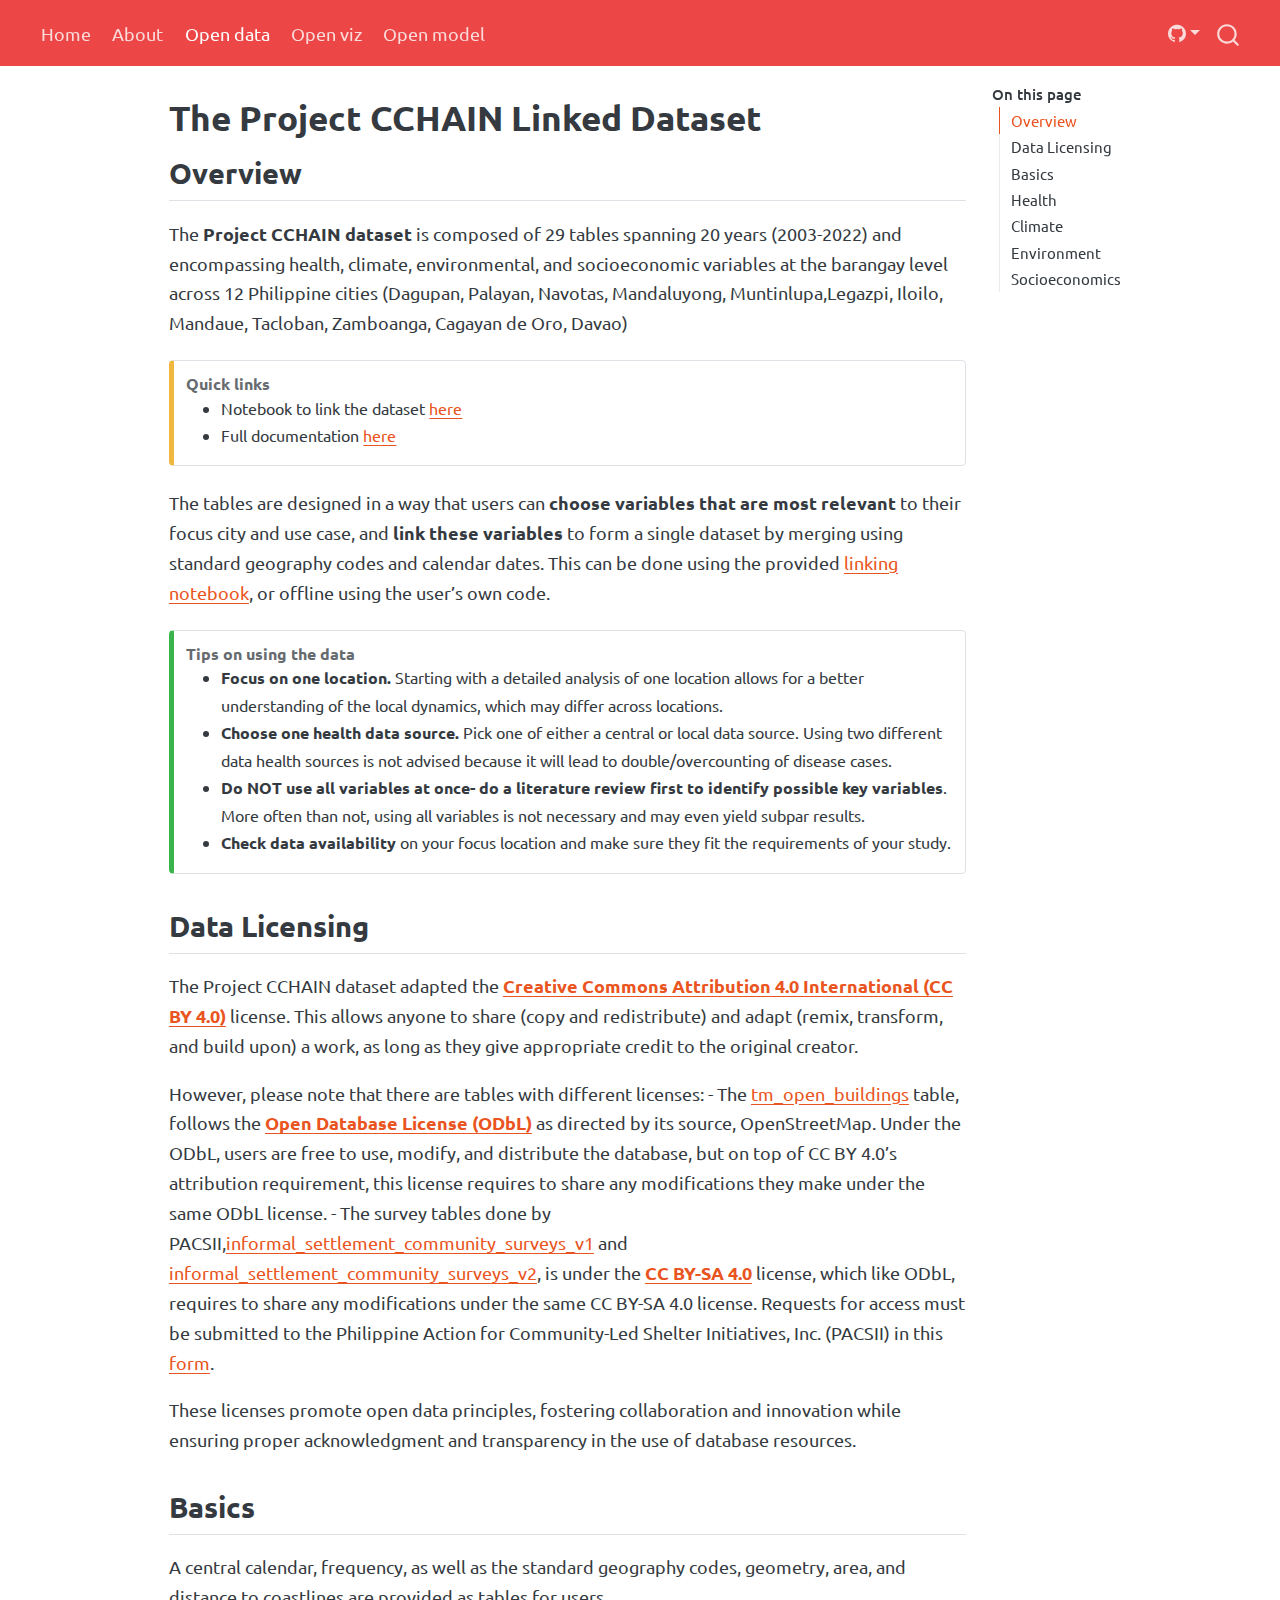
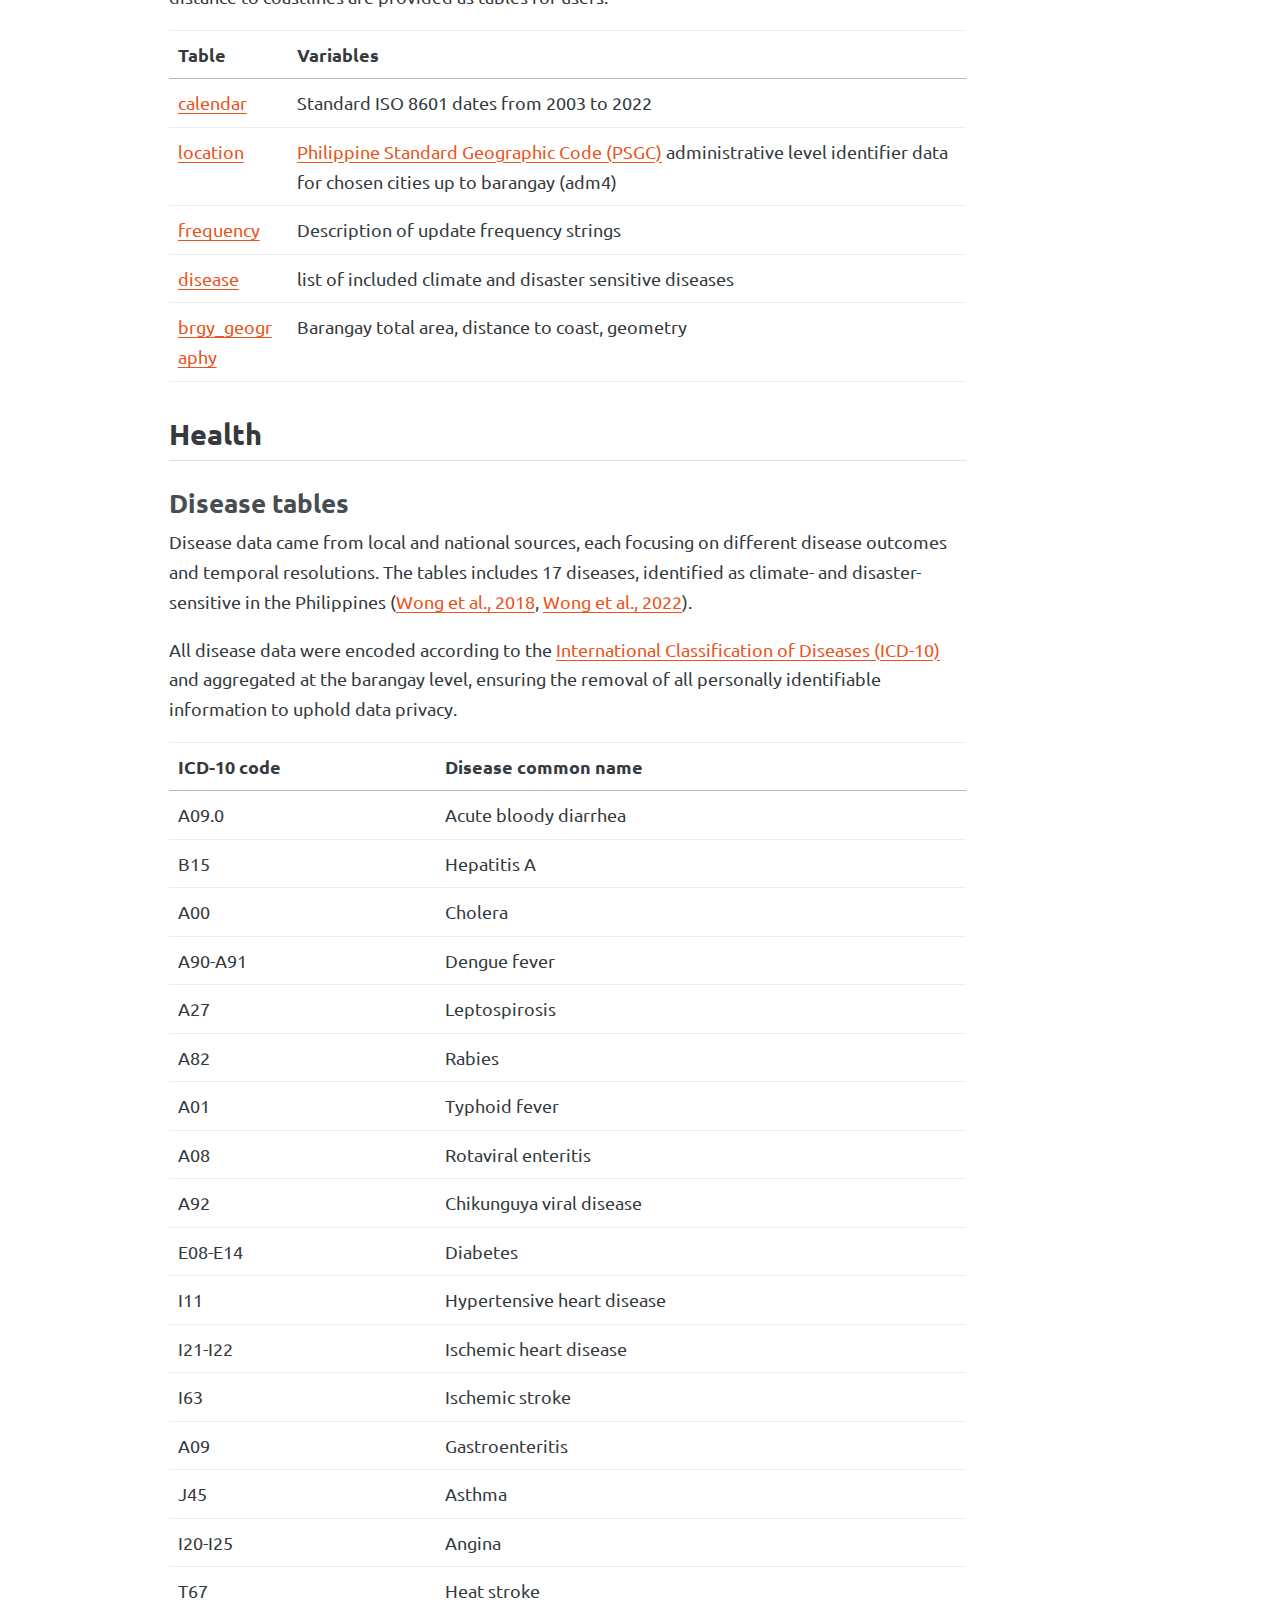
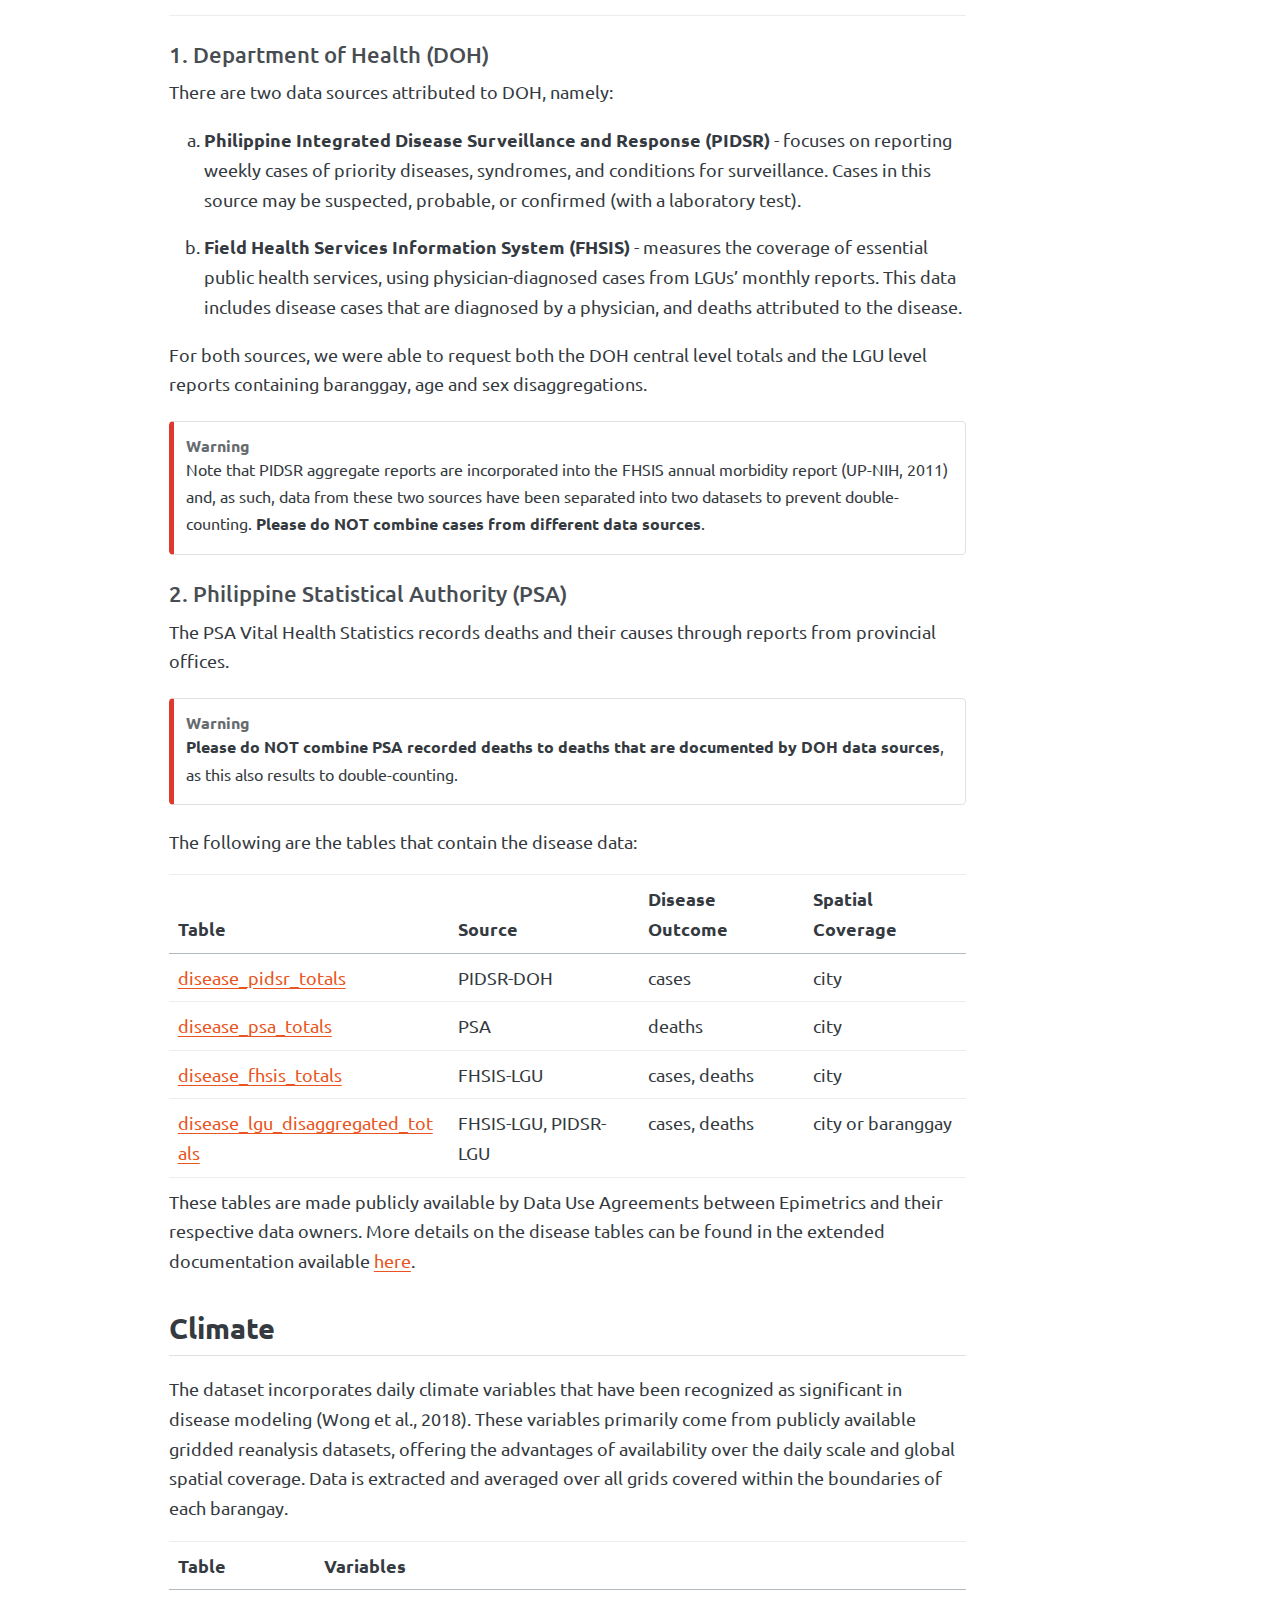
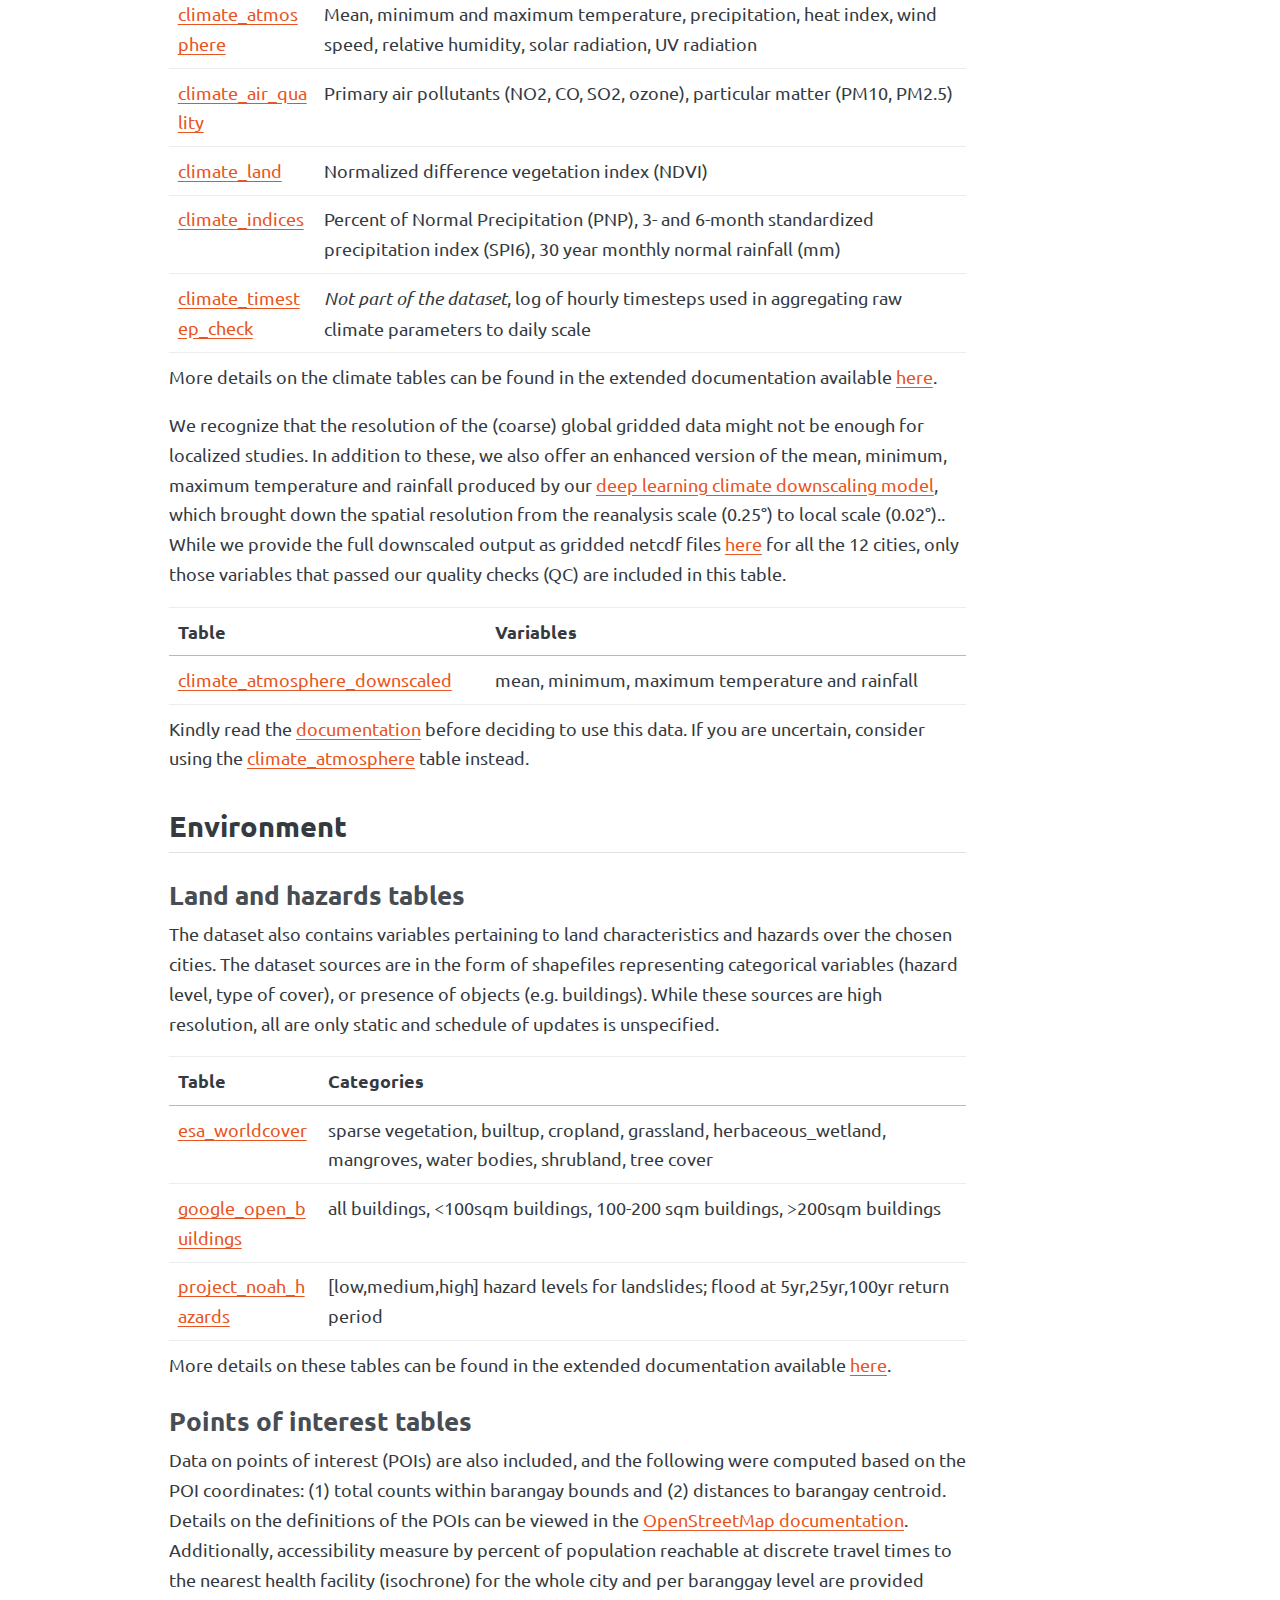
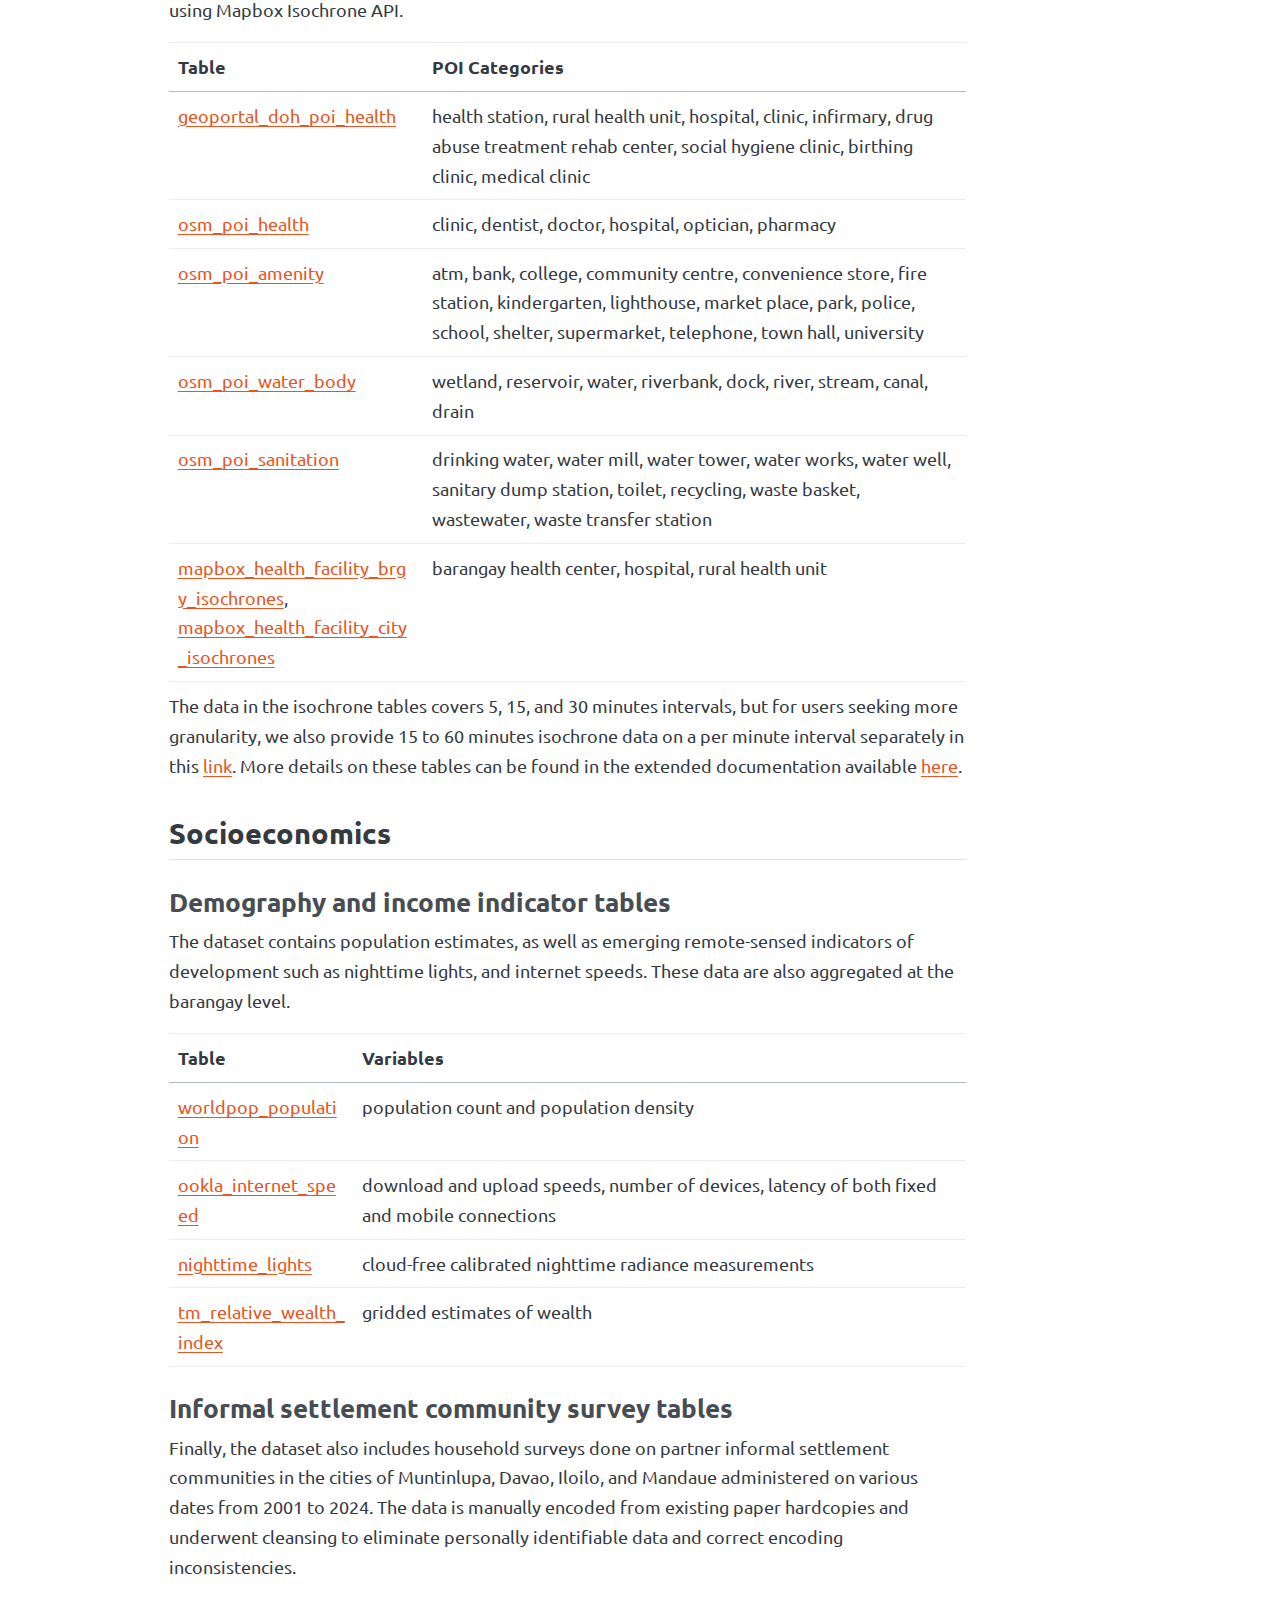
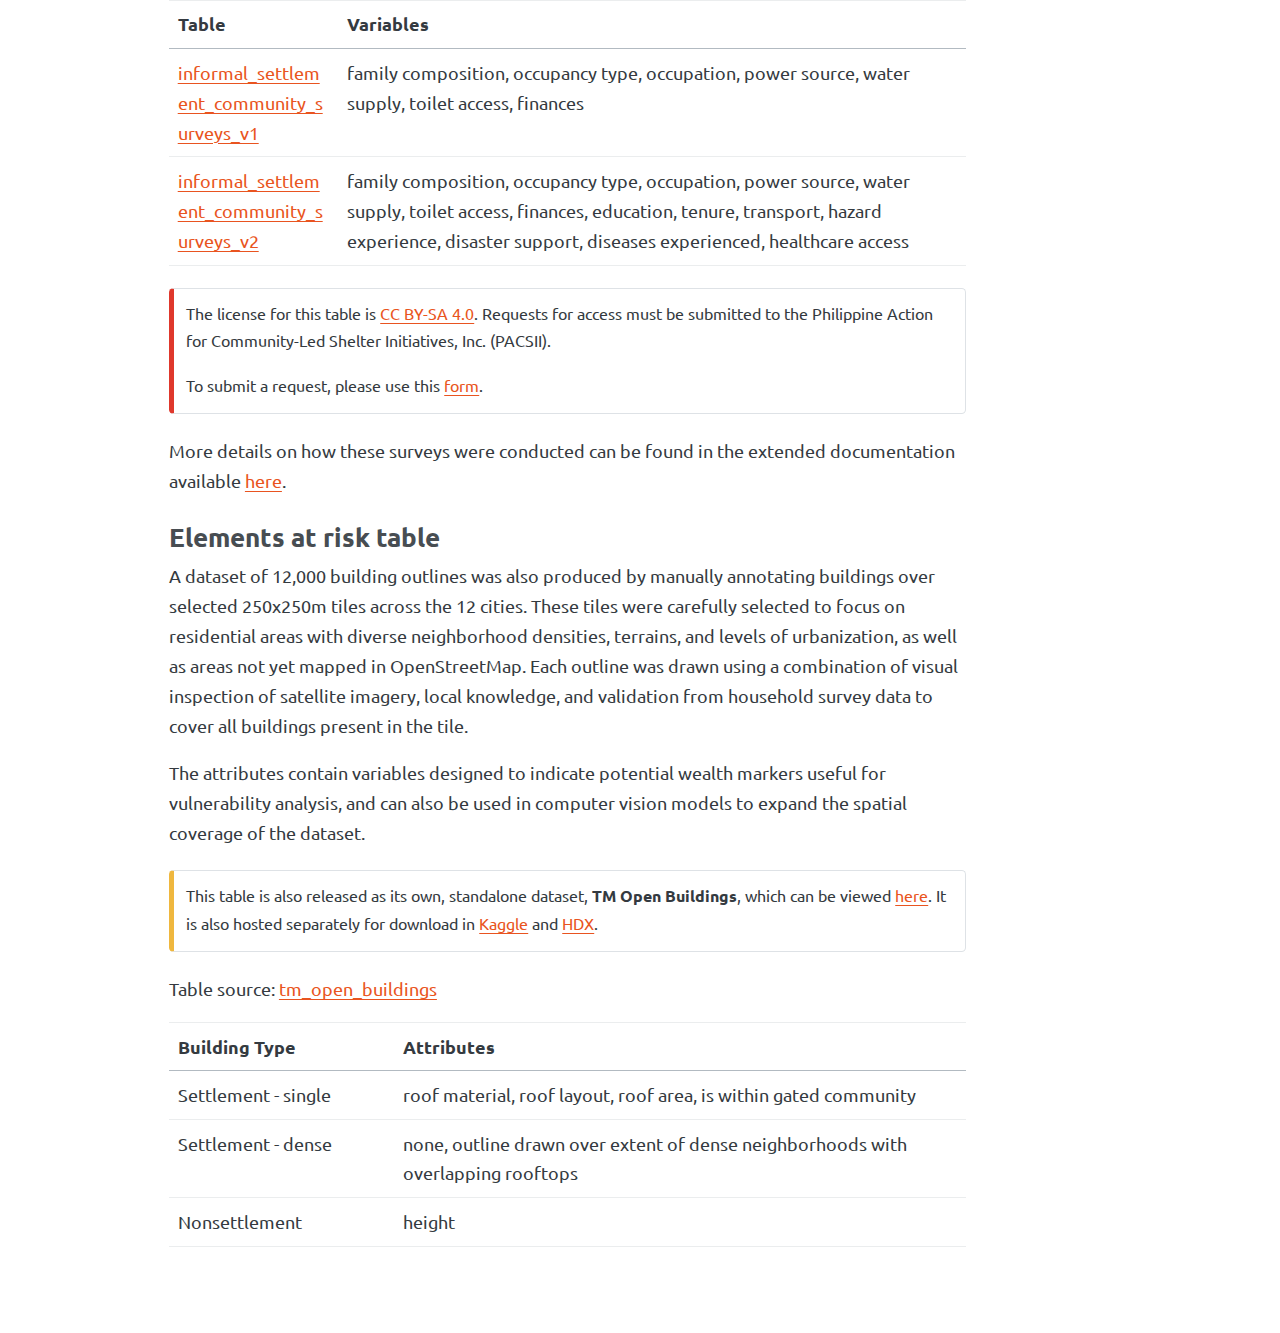
<file: docs/open_data.html>
<!DOCTYPE html>
<html xmlns="http://www.w3.org/1999/xhtml" lang="en" xml:lang="en"><head>

<meta charset="utf-8">
<meta name="generator" content="quarto-1.4.551">

<meta name="viewport" content="width=device-width, initial-scale=1.0, user-scalable=yes">


<title>Philippines - Open, validated, health, climate, environment and socioeconomic linked dataset optimized for machine learning | Project CCHAIN - The Project CCHAIN Linked Dataset</title>
<style>
code{white-space: pre-wrap;}
span.smallcaps{font-variant: small-caps;}
div.columns{display: flex; gap: min(4vw, 1.5em);}
div.column{flex: auto; overflow-x: auto;}
div.hanging-indent{margin-left: 1.5em; text-indent: -1.5em;}
ul.task-list{list-style: none;}
ul.task-list li input[type="checkbox"] {
  width: 0.8em;
  margin: 0 0.8em 0.2em -1em; /* quarto-specific, see https://github.com/quarto-dev/quarto-cli/issues/4556 */ 
  vertical-align: middle;
}
</style>


<script src="site_libs/quarto-nav/quarto-nav.js"></script>
<script src="site_libs/quarto-nav/headroom.min.js"></script>
<script src="site_libs/clipboard/clipboard.min.js"></script>
<script src="site_libs/quarto-search/autocomplete.umd.js"></script>
<script src="site_libs/quarto-search/fuse.min.js"></script>
<script src="site_libs/quarto-search/quarto-search.js"></script>
<meta name="quarto:offset" content="./">
<link href="./assets/icon.png" rel="icon" type="image/png">
<script src="site_libs/quarto-html/quarto.js"></script>
<script src="site_libs/quarto-html/popper.min.js"></script>
<script src="site_libs/quarto-html/tippy.umd.min.js"></script>
<script src="site_libs/quarto-html/anchor.min.js"></script>
<link href="site_libs/quarto-html/tippy.css" rel="stylesheet">
<link href="site_libs/quarto-html/quarto-syntax-highlighting.css" rel="stylesheet" id="quarto-text-highlighting-styles">
<script src="site_libs/bootstrap/bootstrap.min.js"></script>
<link href="site_libs/bootstrap/bootstrap-icons.css" rel="stylesheet">
<link href="site_libs/bootstrap/bootstrap.min.css" rel="stylesheet" id="quarto-bootstrap" data-mode="light">
<script id="quarto-search-options" type="application/json">{
  "location": "navbar",
  "copy-button": false,
  "collapse-after": 3,
  "panel-placement": "end",
  "type": "overlay",
  "limit": 50,
  "keyboard-shortcut": [
    "f",
    "/",
    "s"
  ],
  "show-item-context": false,
  "language": {
    "search-no-results-text": "No results",
    "search-matching-documents-text": "matching documents",
    "search-copy-link-title": "Copy link to search",
    "search-hide-matches-text": "Hide additional matches",
    "search-more-match-text": "more match in this document",
    "search-more-matches-text": "more matches in this document",
    "search-clear-button-title": "Clear",
    "search-text-placeholder": "",
    "search-detached-cancel-button-title": "Cancel",
    "search-submit-button-title": "Submit",
    "search-label": "Search"
  }
}</script>


<meta property="og:title" content="Philippines - Open, validated, health, climate, environment and socioeconomic linked dataset optimized for machine learning | Project CCHAIN - The Project CCHAIN Linked Dataset">
<meta property="og:description" content="">
<meta property="og:site_name" content="Philippines - Open, validated, health, climate, environment and socioeconomic linked dataset optimized for machine learning | Project CCHAIN">
<meta name="twitter:title" content="Philippines - Open, validated, health, climate, environment and socioeconomic linked dataset optimized for machine learning | Project CCHAIN - The Project CCHAIN Linked Dataset">
<meta name="twitter:description" content="">
<meta name="twitter:card" content="summary">
</head>

<body class="nav-fixed">

<div id="quarto-search-results"></div>
  <header id="quarto-header" class="headroom fixed-top">
    <nav class="navbar navbar-expand-lg " data-bs-theme="dark">
      <div class="navbar-container container-fluid">
            <div id="quarto-search" class="" title="Search"></div>
          <button class="navbar-toggler" type="button" data-bs-toggle="collapse" data-bs-target="#navbarCollapse" aria-controls="navbarCollapse" aria-expanded="false" aria-label="Toggle navigation" onclick="if (window.quartoToggleHeadroom) { window.quartoToggleHeadroom(); }">
  <span class="navbar-toggler-icon"></span>
</button>
          <div class="collapse navbar-collapse" id="navbarCollapse">
            <ul class="navbar-nav navbar-nav-scroll me-auto">
  <li class="nav-item">
    <a class="nav-link" href="./index.html"> 
<span class="menu-text">Home</span></a>
  </li>  
  <li class="nav-item">
    <a class="nav-link" href="./about.html"> 
<span class="menu-text">About</span></a>
  </li>  
  <li class="nav-item">
    <a class="nav-link active" href="./open_data.html" aria-current="page"> 
<span class="menu-text">Open data</span></a>
  </li>  
  <li class="nav-item">
    <a class="nav-link" href="./open_viz.html"> 
<span class="menu-text">Open viz</span></a>
  </li>  
  <li class="nav-item">
    <a class="nav-link" href="./open_model.html"> 
<span class="menu-text">Open model</span></a>
  </li>  
</ul>
          </div> <!-- /navcollapse -->
          <div class="quarto-navbar-tools">
    <div class="dropdown">
      <a href="" title="" id="quarto-navigation-tool-dropdown-0" class="quarto-navigation-tool dropdown-toggle px-1" data-bs-toggle="dropdown" aria-expanded="false" aria-label=""><i class="bi bi-github"></i></a>
      <ul class="dropdown-menu" aria-labelledby="quarto-navigation-tool-dropdown-0">
          <li>
            <a class="dropdown-item quarto-navbar-tools-item" href="https://github.com/thinkingmachines/project-cchain/">
            Source Code
            </a>
          </li>
          <li>
            <a class="dropdown-item quarto-navbar-tools-item" href="https://github.com/thinkingmachines/project-cchain/issues/">
            Report a Bug
            </a>
          </li>
      </ul>
    </div>
</div>
      </div> <!-- /container-fluid -->
    </nav>
</header>
<!-- content -->
<div id="quarto-content" class="quarto-container page-columns page-rows-contents page-layout-article page-navbar">
<!-- sidebar -->
<!-- margin-sidebar -->
    <div id="quarto-margin-sidebar" class="sidebar margin-sidebar">
        <nav id="TOC" role="doc-toc" class="toc-active">
    <h2 id="toc-title">On this page</h2>
   
  <ul>
  <li><a href="#overview" id="toc-overview" class="nav-link active" data-scroll-target="#overview">Overview</a></li>
  <li><a href="#data-licensing" id="toc-data-licensing" class="nav-link" data-scroll-target="#data-licensing">Data Licensing</a></li>
  <li><a href="#basics" id="toc-basics" class="nav-link" data-scroll-target="#basics">Basics</a></li>
  <li><a href="#health" id="toc-health" class="nav-link" data-scroll-target="#health">Health</a>
  <ul class="collapse">
  <li><a href="#disease-tables" id="toc-disease-tables" class="nav-link" data-scroll-target="#disease-tables">Disease tables</a></li>
  </ul></li>
  <li><a href="#climate" id="toc-climate" class="nav-link" data-scroll-target="#climate">Climate</a></li>
  <li><a href="#environment" id="toc-environment" class="nav-link" data-scroll-target="#environment">Environment</a>
  <ul class="collapse">
  <li><a href="#land-and-hazards-tables" id="toc-land-and-hazards-tables" class="nav-link" data-scroll-target="#land-and-hazards-tables">Land and hazards tables</a></li>
  <li><a href="#points-of-interest-tables" id="toc-points-of-interest-tables" class="nav-link" data-scroll-target="#points-of-interest-tables">Points of interest tables</a></li>
  </ul></li>
  <li><a href="#socioeconomics" id="toc-socioeconomics" class="nav-link" data-scroll-target="#socioeconomics">Socioeconomics</a>
  <ul class="collapse">
  <li><a href="#demography-and-income-indicator-tables" id="toc-demography-and-income-indicator-tables" class="nav-link" data-scroll-target="#demography-and-income-indicator-tables">Demography and income indicator tables</a></li>
  <li><a href="#informal-settlement-community-survey-tables" id="toc-informal-settlement-community-survey-tables" class="nav-link" data-scroll-target="#informal-settlement-community-survey-tables">Informal settlement community survey tables</a></li>
  <li><a href="#elements-at-risk-table" id="toc-elements-at-risk-table" class="nav-link" data-scroll-target="#elements-at-risk-table">Elements at risk table</a></li>
  </ul></li>
  </ul>
</nav>
    </div>
<!-- main -->
<main class="content" id="quarto-document-content">

<header id="title-block-header" class="quarto-title-block default">
<div class="quarto-title">
<h1 class="title">The Project CCHAIN Linked Dataset</h1>
</div>



<div class="quarto-title-meta">

    
  
    
  </div>
  


</header>


<section id="overview" class="level2">
<h2 class="anchored" data-anchor-id="overview">Overview</h2>
<p>The <strong>Project CCHAIN dataset</strong> is composed of 29 tables spanning 20 years (2003-2022) and encompassing health, climate, environmental, and socioeconomic variables at the barangay level across 12 Philippine cities (Dagupan, Palayan, Navotas, Mandaluyong, Muntinlupa,Legazpi, Iloilo, Mandaue, Tacloban, Zamboanga, Cagayan de Oro, Davao)</p>
<div class="callout callout-style-simple callout-warning no-icon callout-titled">
<div class="callout-header d-flex align-content-center">
<div class="callout-icon-container">
<i class="callout-icon no-icon"></i>
</div>
<div class="callout-title-container flex-fill">
Quick links
</div>
</div>
<div class="callout-body-container callout-body">
<ul>
<li>Notebook to link the dataset <a href="https://drive.google.com/drive/folders/123MrMXSVT6149MvJ8hGoDgN1s-YlQoH_">here</a></li>
<li>Full documentation <a href="https://dbdocs.io/lacuna-fund-project-team/Project-CCHAIN">here</a></li>
</ul>
</div>
</div>
<p>The tables are designed in a way that users can <strong>choose variables that are most relevant</strong> to their focus city and use case, and <strong>link these variables</strong> to form a single dataset by merging using standard geography codes and calendar dates. This can be done using the provided <a href="https://drive.google.com/drive/u/0/folders/123MrMXSVT6149MvJ8hGoDgN1s-YlQoH_">linking notebook</a>, or offline using the user’s own code.</p>
<div class="callout callout-style-simple callout-tip no-icon callout-titled">
<div class="callout-header d-flex align-content-center">
<div class="callout-icon-container">
<i class="callout-icon no-icon"></i>
</div>
<div class="callout-title-container flex-fill">
<strong>Tips on using the data</strong>
</div>
</div>
<div class="callout-body-container callout-body">
<ul>
<li><strong>Focus on one location.</strong> Starting with a detailed analysis of one location allows for a better understanding of the local dynamics, which may differ across locations.</li>
<li><strong>Choose one health data source.</strong> Pick one of either a central or local data source. Using two different data health sources is not advised because it will lead to double/overcounting of disease cases.</li>
<li><strong>Do NOT use all variables at once- do a literature review first to identify possible key variables</strong>. More often than not, using all variables is not necessary and may even yield subpar results.</li>
<li><strong>Check data availability</strong> on your focus location and make sure they fit the requirements of your study.</li>
</ul>
</div>
</div>
</section>
<section id="data-licensing" class="level2">
<h2 class="anchored" data-anchor-id="data-licensing">Data Licensing</h2>
<p>The Project CCHAIN dataset adapted the <a href="https://creativecommons.org/licenses/by/4.0/deed.en"><strong>Creative Commons Attribution 4.0 International (CC BY 4.0)</strong></a> license. This allows anyone to share (copy and redistribute) and adapt (remix, transform, and build upon) a work, as long as they give appropriate credit to the original creator.</p>
<p>However, please note that there are tables with different licenses: - The <a href="https://dbdocs.io/lacuna-fund-project-team/Project-CCHAIN?table=tm_open_buildings">tm_open_buildings</a> table, follows the <a href="http://opendatacommons.org/licenses/odbl/1.0/"><strong>Open Database License (ODbL)</strong></a> as directed by its source, OpenStreetMap. Under the ODbL, users are free to use, modify, and distribute the database, but on top of CC BY 4.0’s attribution requirement, this license requires to share any modifications they make under the same ODbL license. - The survey tables done by PACSII,<a href="https://dbdocs.io/lacuna-fund-project-team/Project-CCHAIN?table=informal_settlement_community_surveys_v1">informal_settlement_community_surveys_v1</a> and <a href="https://dbdocs.io/lacuna-fund-project-team/Project-CCHAIN?table=informal_settlement_community_surveys_v12">informal_settlement_community_surveys_v2</a>, is under the <a href="https://creativecommons.org/licenses/by-sa/4.0/deed.en"><strong>CC BY-SA 4.0</strong></a> license, which like ODbL, requires to share any modifications under the same CC BY-SA 4.0 license. Requests for access must be submitted to the Philippine Action for Community-Led Shelter Initiatives, Inc.&nbsp;(PACSII) in this <a href="https://forms.gle/Z9rfuJFENAQfbKeM6">form</a>.</p>
<p>These licenses promote open data principles, fostering collaboration and innovation while ensuring proper acknowledgment and transparency in the use of database resources.</p>
</section>
<section id="basics" class="level2">
<h2 class="anchored" data-anchor-id="basics">Basics</h2>
<p>A central calendar, frequency, as well as the standard geography codes, geometry, area, and distance to coastlines are provided as tables for users.</p>
<table class="table">
<thead>
<tr class="header">
<th>Table</th>
<th>Variables</th>
</tr>
</thead>
<tbody>
<tr class="odd">
<td><a href="https://dbdocs.io/lacuna-fund-project-team/Project-CCHAIN?table=calendar">calendar</a></td>
<td>Standard ISO 8601 dates from 2003 to 2022</td>
</tr>
<tr class="even">
<td><a href="https://dbdocs.io/lacuna-fund-project-team/Project-CCHAIN?table=location">location</a></td>
<td><a href="https://psa.gov.ph/classification/psgc">Philippine Standard Geographic Code (PSGC)</a> administrative level identifier data for chosen cities up to barangay (adm4)</td>
</tr>
<tr class="odd">
<td><a href="https://dbdocs.io/lacuna-fund-project-team/Project-CCHAIN?table=frequency">frequency</a></td>
<td>Description of update frequency strings</td>
</tr>
<tr class="even">
<td><a href="https://dbdocs.io/lacuna-fund-project-team/Project-CCHAIN?table=disease">disease</a></td>
<td>list of included climate and disaster sensitive diseases</td>
</tr>
<tr class="odd">
<td><a href="https://dbdocs.io/lacuna-fund-project-team/Project-CCHAIN?table=brgy_geography">brgy_geography</a></td>
<td>Barangay total area, distance to coast, geometry</td>
</tr>
</tbody>
</table>
</section>
<section id="health" class="level2">
<h2 class="anchored" data-anchor-id="health">Health</h2>
<section id="disease-tables" class="level3">
<h3 class="anchored" data-anchor-id="disease-tables">Disease tables</h3>
<p>Disease data came from local and national sources, each focusing on different disease outcomes and temporal resolutions. The tables includes 17 diseases, identified as climate- and disaster-sensitive in the Philippines (<a href="https://www.tandfonline.com/doi/pdf/10.1080/23288604.2017.1368432">Wong et al., 2018</a>, <a href="https://epimetrics.com.ph/determining-provincial-health-risk-to-climate-and-disasters-in-the-philippines/">Wong et al., 2022</a>).</p>
<p>All disease data were encoded according to the <a href="https://icd.who.int/browse10/2019/en">International Classification of Diseases (ICD-10)</a> and aggregated at the barangay level, ensuring the removal of all personally identifiable information to uphold data privacy.</p>
<table class="table">
<thead>
<tr class="header">
<th>ICD-10 code</th>
<th>Disease common name</th>
</tr>
</thead>
<tbody>
<tr class="odd">
<td>A09.0</td>
<td>Acute bloody diarrhea</td>
</tr>
<tr class="even">
<td>B15</td>
<td>Hepatitis A</td>
</tr>
<tr class="odd">
<td>A00</td>
<td>Cholera</td>
</tr>
<tr class="even">
<td>A90-A91</td>
<td>Dengue fever</td>
</tr>
<tr class="odd">
<td>A27</td>
<td>Leptospirosis</td>
</tr>
<tr class="even">
<td>A82</td>
<td>Rabies</td>
</tr>
<tr class="odd">
<td>A01</td>
<td>Typhoid fever</td>
</tr>
<tr class="even">
<td>A08</td>
<td>Rotaviral enteritis</td>
</tr>
<tr class="odd">
<td>A92</td>
<td>Chikunguya viral disease</td>
</tr>
<tr class="even">
<td>E08-E14</td>
<td>Diabetes</td>
</tr>
<tr class="odd">
<td>I11</td>
<td>Hypertensive heart disease</td>
</tr>
<tr class="even">
<td>I21-I22</td>
<td>Ischemic heart disease</td>
</tr>
<tr class="odd">
<td>I63</td>
<td>Ischemic stroke</td>
</tr>
<tr class="even">
<td>A09</td>
<td>Gastroenteritis</td>
</tr>
<tr class="odd">
<td>J45</td>
<td>Asthma</td>
</tr>
<tr class="even">
<td>I20-I25</td>
<td>Angina</td>
</tr>
<tr class="odd">
<td>T67</td>
<td>Heat stroke</td>
</tr>
</tbody>
</table>
<section id="department-of-health-doh" class="level4">
<h4 class="anchored" data-anchor-id="department-of-health-doh">1. Department of Health (DOH)</h4>
<p>There are two data sources attributed to DOH, namely:</p>
<ol type="a">
<li><p><strong>Philippine Integrated Disease Surveillance and Response (PIDSR)</strong> - focuses on reporting weekly cases of priority diseases, syndromes, and conditions for surveillance. Cases in this source may be suspected, probable, or confirmed (with a laboratory test).</p></li>
<li><p><strong>Field Health Services Information System (FHSIS)</strong> - measures the coverage of essential public health services, using physician-diagnosed cases from LGUs’ monthly reports. This data includes disease cases that are diagnosed by a physician, and deaths attributed to the disease.</p></li>
</ol>
<p>For both sources, we were able to request both the DOH central level totals and the LGU level reports containing baranggay, age and sex disaggregations.</p>
<div class="callout callout-style-simple callout-important no-icon callout-titled">
<div class="callout-header d-flex align-content-center">
<div class="callout-icon-container">
<i class="callout-icon no-icon"></i>
</div>
<div class="callout-title-container flex-fill">
<strong>Warning</strong>
</div>
</div>
<div class="callout-body-container callout-body">
<p>Note that PIDSR aggregate reports are incorporated into the FHSIS annual morbidity report (UP-NIH, 2011) and, as such, data from these two sources have been separated into two datasets to prevent double-counting. <strong>Please do NOT combine cases from different data sources</strong>.</p>
</div>
</div>
</section>
<section id="philippine-statistical-authority-psa" class="level4">
<h4 class="anchored" data-anchor-id="philippine-statistical-authority-psa">2. Philippine Statistical Authority (PSA)</h4>
<p>The PSA Vital Health Statistics records deaths and their causes through reports from provincial offices.</p>
<div class="callout callout-style-simple callout-important no-icon callout-titled">
<div class="callout-header d-flex align-content-center">
<div class="callout-icon-container">
<i class="callout-icon no-icon"></i>
</div>
<div class="callout-title-container flex-fill">
<strong>Warning</strong>
</div>
</div>
<div class="callout-body-container callout-body">
<p><strong>Please do NOT combine PSA recorded deaths to deaths that are documented by DOH data sources</strong>, as this also results to double-counting.</p>
</div>
</div>
<p>The following are the tables that contain the disease data:</p>
<table class="table">
<thead>
<tr class="header">
<th>Table</th>
<th>Source</th>
<th>Disease Outcome</th>
<th>Spatial Coverage</th>
</tr>
</thead>
<tbody>
<tr class="odd">
<td><a href="https://dbdocs.io/lacuna-fund-project-team/Project-CCHAIN?table=disease_pisdr_totals">disease_pidsr_totals</a></td>
<td>PIDSR-DOH</td>
<td>cases</td>
<td>city</td>
</tr>
<tr class="even">
<td><a href="https://dbdocs.io/lacuna-fund-project-team/Project-CCHAIN?table=disease_psa_totals">disease_psa_totals</a></td>
<td>PSA</td>
<td>deaths</td>
<td>city</td>
</tr>
<tr class="odd">
<td><a href="https://dbdocs.io/lacuna-fund-project-team/Project-CCHAIN?table=disease_fhsis_totals">disease_fhsis_totals</a></td>
<td>FHSIS-LGU</td>
<td>cases, deaths</td>
<td>city</td>
</tr>
<tr class="even">
<td><a href="https://dbdocs.io/lacuna-fund-project-team/Project-CCHAIN?table=disease_lgu_disaggregated_totals">disease_lgu_disaggregated_totals</a></td>
<td>FHSIS-LGU, PIDSR-LGU</td>
<td>cases, deaths</td>
<td>city or baranggay</td>
</tr>
</tbody>
</table>
<p>These tables are made publicly available by Data Use Agreements between Epimetrics and their respective data owners. More details on the disease tables can be found in the extended documentation available <a href="https://drive.google.com/file/d/1bLQ79MbKzBub7OgZkHAVl0qmIDMK5Z2Y/view">here</a>.</p>
</section>
</section>
</section>
<section id="climate" class="level2">
<h2 class="anchored" data-anchor-id="climate">Climate</h2>
<p>The dataset incorporates daily climate variables that have been recognized as significant in disease modeling (Wong et al., 2018). These variables primarily come from publicly available gridded reanalysis datasets, offering the advantages of availability over the daily scale and global spatial coverage. Data is extracted and averaged over all grids covered within the boundaries of each barangay.</p>
<table class="table">
<thead>
<tr class="header">
<th>Table</th>
<th>Variables</th>
</tr>
</thead>
<tbody>
<tr class="odd">
<td><a href="https://dbdocs.io/lacuna-fund-project-team/Project-CCHAIN?table=climate_atmosphere">climate_atmosphere</a></td>
<td>Mean, minimum and maximum temperature, precipitation, heat index, wind speed, relative humidity, solar radiation, UV radiation</td>
</tr>
<tr class="even">
<td><a href="https://dbdocs.io/lacuna-fund-project-team/Project-CCHAIN?table=climate_air_quality">climate_air_quality</a></td>
<td>Primary air pollutants (NO2, CO, SO2, ozone), particular matter (PM10, PM2.5)</td>
</tr>
<tr class="odd">
<td><a href="https://dbdocs.io/lacuna-fund-project-team/Project-CCHAIN?table=climate_land">climate_land</a></td>
<td>Normalized difference vegetation index (NDVI)</td>
</tr>
<tr class="even">
<td><a href="https://dbdocs.io/lacuna-fund-project-team/Project-CCHAIN?table=climate_indices">climate_indices</a></td>
<td>Percent of Normal Precipitation (PNP), 3- and 6-month standardized precipitation index (SPI6), 30 year monthly normal rainfall (mm)</td>
</tr>
<tr class="odd">
<td><a href="https://dbdocs.io/lacuna-fund-project-team/Project-CCHAIN?table=climate_timestep_check">climate_timestep_check</a></td>
<td><em>Not part of the dataset</em>, log of hourly timesteps used in aggregating raw climate parameters to daily scale</td>
</tr>
</tbody>
</table>
<p>More details on the climate tables can be found in the extended documentation available <a href="https://drive.google.com/file/d/1uEa9rvS0daSEzJI51K4Wcpeaq49SopMJ/view?usp=drive_link">here</a>.</p>
<p>We recognize that the resolution of the (coarse) global gridded data might not be enough for localized studies. In addition to these, we also offer an enhanced version of the mean, minimum, maximum temperature and rainfall produced by our <a href="https://github.com/thinkingmachines/project-cchain-climate-downscaling">deep learning climate downscaling model</a>, which brought down the spatial resolution from the reanalysis scale (0.25°) to local scale (0.02°).. While we provide the full downscaled output as gridded netcdf files <a href="https://drive.google.com/drive/u/0/folders/1mXaFEhMYZnLzUCX3RciK5JEmguf_UHdd">here</a> for all the 12 cities, only those variables that passed our quality checks (QC) are included in this table.</p>
<table class="table">
<thead>
<tr class="header">
<th>Table</th>
<th>Variables</th>
</tr>
</thead>
<tbody>
<tr class="odd">
<td><a href="https://dbdocs.io/lacuna-fund-project-team/Project-CCHAIN?table=climate_atmosphere_downscaled">climate_atmosphere_downscaled</a></td>
<td>mean, minimum, maximum temperature and rainfall</td>
</tr>
</tbody>
</table>
<p>Kindly read the <a href="https://github.com/thinkingmachines/project-cchain-climate-downscaling/">documentation</a> before deciding to use this data. If you are uncertain, consider using the <a href="https://dbdocs.io/lacuna-fund-project-team/Project-CCHAIN?table=climate_atmosphere&amp;schema=public&amp;view=table_structure">climate_atmosphere</a> table instead.</p>
</section>
<section id="environment" class="level2">
<h2 class="anchored" data-anchor-id="environment">Environment</h2>
<section id="land-and-hazards-tables" class="level3">
<h3 class="anchored" data-anchor-id="land-and-hazards-tables">Land and hazards tables</h3>
<p>The dataset also contains variables pertaining to land characteristics and hazards over the chosen cities. The dataset sources are in the form of shapefiles representing categorical variables (hazard level, type of cover), or presence of objects (e.g.&nbsp;buildings). While these sources are high resolution, all are only static and schedule of updates is unspecified.</p>
<table class="table">
<thead>
<tr class="header">
<th>Table</th>
<th>Categories</th>
</tr>
</thead>
<tbody>
<tr class="odd">
<td><a href="https://dbdocs.io/lacuna-fund-project-team/Project-CCHAIN?table=esa_worldcover">esa_worldcover</a></td>
<td>sparse vegetation, builtup, cropland, grassland, herbaceous_wetland, mangroves, water bodies, shrubland, tree cover</td>
</tr>
<tr class="even">
<td><a href="https://dbdocs.io/lacuna-fund-project-team/Project-CCHAIN?table=google_open_buildings">google_open_buildings</a></td>
<td>all buildings, &lt;100sqm buildings, 100-200 sqm buildings, &gt;200sqm buildings</td>
</tr>
<tr class="odd">
<td><a href="https://dbdocs.io/lacuna-fund-project-team/Project-CCHAIN?table=project_noah_hazards">project_noah_hazards</a></td>
<td>[low,medium,high] hazard levels for landslides; flood at 5yr,25yr,100yr return period</td>
</tr>
</tbody>
</table>
<p>More details on these tables can be found in the extended documentation available <a href="https://drive.google.com/file/d/1BLbyrEGYAaJUDHHgB8zZLisj5WsVoGdW/view?usp=drive_link">here</a>.</p>
</section>
<section id="points-of-interest-tables" class="level3">
<h3 class="anchored" data-anchor-id="points-of-interest-tables">Points of interest tables</h3>
<p>Data on points of interest (POIs) are also included, and the following were computed based on the POI coordinates: (1) total counts within barangay bounds and (2) distances to barangay centroid. Details on the definitions of the POIs can be viewed in the <a href="">OpenStreetMap documentation</a>. Additionally, accessibility measure by percent of population reachable at discrete travel times to the nearest health facility (isochrone) for the whole city and per baranggay level are provided using Mapbox Isochrone API.</p>
<table class="table">
<thead>
<tr class="header">
<th>Table</th>
<th>POI Categories</th>
</tr>
</thead>
<tbody>
<tr class="odd">
<td><a href="https://dbdocs.io/lacuna-fund-project-team/Project-CCHAIN?table=geoportal_doh_poi_health">geoportal_doh_poi_health</a></td>
<td>health station, rural health unit, hospital, clinic, infirmary, drug abuse treatment rehab center, social hygiene clinic, birthing clinic, medical clinic</td>
</tr>
<tr class="even">
<td><a href="https://dbdocs.io/lacuna-fund-project-team/Project-CCHAIN?table=osm_poi_health">osm_poi_health</a></td>
<td>clinic, dentist, doctor, hospital, optician, pharmacy</td>
</tr>
<tr class="odd">
<td><a href="https://dbdocs.io/lacuna-fund-project-team/Project-CCHAIN?table=osm_poi_amenity">osm_poi_amenity</a></td>
<td>atm, bank, college, community centre, convenience store, fire station, kindergarten, lighthouse, market place, park, police, school, shelter, supermarket, telephone, town hall, university</td>
</tr>
<tr class="even">
<td><a href="https://dbdocs.io/lacuna-fund-project-team/Project-CCHAIN?table=osm_poi_water_body">osm_poi_water_body</a></td>
<td>wetland, reservoir, water, riverbank, dock, river, stream, canal, drain</td>
</tr>
<tr class="odd">
<td><a href="https://dbdocs.io/lacuna-fund-project-team/Project-CCHAIN?table=osm_poi_sanitation">osm_poi_sanitation</a></td>
<td>drinking water, water mill, water tower, water works, water well, sanitary dump station, toilet, recycling, waste basket, wastewater, waste transfer station</td>
</tr>
<tr class="even">
<td><a href="https://dbdocs.io/lacuna-fund-project-team/Project-CCHAIN?table=mapbox_health_facility_brgy_isochrones">mapbox_health_facility_brgy_isochrones</a>, <a href="https://dbdocs.io/lacuna-fund-project-team/Project-CCHAIN?table=mapbox_health_facility_city_isochrones">mapbox_health_facility_city_isochrones</a></td>
<td>barangay health center, hospital, rural health unit</td>
</tr>
</tbody>
</table>
<p>The data in the isochrone tables covers 5, 15, and 30 minutes intervals, but for users seeking more granularity, we also provide 15 to 60 minutes isochrone data on a per minute interval separately in this <a href="https://drive.google.com/drive/folders/1YbW1LjCyfvnHgtuCIj06zdVnINf_qiXY?usp=drive_link">link</a>. More details on these tables can be found in the extended documentation available <a href="https://drive.google.com/file/d/1BLbyrEGYAaJUDHHgB8zZLisj5WsVoGdW/view?usp=drive_link">here</a>.</p>
</section>
</section>
<section id="socioeconomics" class="level2">
<h2 class="anchored" data-anchor-id="socioeconomics">Socioeconomics</h2>
<section id="demography-and-income-indicator-tables" class="level3">
<h3 class="anchored" data-anchor-id="demography-and-income-indicator-tables">Demography and income indicator tables</h3>
<p>The dataset contains population estimates, as well as emerging remote-sensed indicators of development such as nighttime lights, and internet speeds. These data are also aggregated at the barangay level.</p>
<table class="table">
<thead>
<tr class="header">
<th>Table</th>
<th>Variables</th>
</tr>
</thead>
<tbody>
<tr class="odd">
<td><a href="https://dbdocs.io/lacuna-fund-project-team/Project-CCHAIN?table=mapbox_health_facility_brgy_isochrones">worldpop_population</a></td>
<td>population count and population density</td>
</tr>
<tr class="even">
<td><a href="https://dbdocs.io/lacuna-fund-project-team/Project-CCHAIN?table=ookla_internet_speed">ookla_internet_speed</a></td>
<td>download and upload speeds, number of devices, latency of both fixed and mobile connections</td>
</tr>
<tr class="odd">
<td><a href="https://dbdocs.io/lacuna-fund-project-team/Project-CCHAIN?table=nighttime_lights">nighttime_lights</a></td>
<td>cloud-free calibrated nighttime radiance measurements</td>
</tr>
<tr class="even">
<td><a href="https://dbdocs.io/lacuna-fund-project-team/Project-CCHAIN?table=tm_relative_wealth_index">tm_relative_wealth_index</a></td>
<td>gridded estimates of wealth</td>
</tr>
</tbody>
</table>
</section>
<section id="informal-settlement-community-survey-tables" class="level3">
<h3 class="anchored" data-anchor-id="informal-settlement-community-survey-tables">Informal settlement community survey tables</h3>
<p>Finally, the dataset also includes household surveys done on partner informal settlement communities in the cities of Muntinlupa, Davao, Iloilo, and Mandaue administered on various dates from 2001 to 2024. The data is manually encoded from existing paper hardcopies and underwent cleansing to eliminate personally identifiable data and correct encoding inconsistencies.</p>
<table class="table">
<thead>
<tr class="header">
<th>Table</th>
<th>Variables</th>
</tr>
</thead>
<tbody>
<tr class="odd">
<td><a href="https://dbdocs.io/lacuna-fund-project-team/Project-CCHAIN?table=informal_settlement_community_surveys_v1">informal_settlement_community_surveys_v1</a></td>
<td>family composition, occupancy type, occupation, power source, water supply, toilet access, finances</td>
</tr>
<tr class="even">
<td><a href="https://dbdocs.io/lacuna-fund-project-team/Project-CCHAIN?table=informal_settlement_community_surveys_v2">informal_settlement_community_surveys_v2</a></td>
<td>family composition, occupancy type, occupation, power source, water supply, toilet access, finances, education, tenure, transport, hazard experience, disaster support, diseases experienced, healthcare access</td>
</tr>
</tbody>
</table>
<div class="callout callout-style-simple callout-important no-icon">
<div class="callout-body d-flex">
<div class="callout-icon-container">
<i class="callout-icon no-icon"></i>
</div>
<div class="callout-body-container">
<p>The license for this table is <a href="https://creativecommons.org/licenses/by-sa/4.0/deed.en">CC BY-SA 4.0</a>. Requests for access must be submitted to the Philippine Action for Community-Led Shelter Initiatives, Inc.&nbsp;(PACSII).</p>
<p>To submit a request, please use this <a href="https://forms.gle/Z9rfuJFENAQfbKeM6">form</a>.</p>
</div>
</div>
</div>
<p>More details on how these surveys were conducted can be found in the extended documentation available <a href="https://drive.google.com/file/d/1zHS62GRYCasVwBY053orzUiQqOnKYRYR/view?usp=drive_link">here</a>.</p>
</section>
<section id="elements-at-risk-table" class="level3">
<h3 class="anchored" data-anchor-id="elements-at-risk-table">Elements at risk table</h3>
<p>A dataset of 12,000 building outlines was also produced by manually annotating buildings over selected 250x250m tiles across the 12 cities. These tiles were carefully selected to focus on residential areas with diverse neighborhood densities, terrains, and levels of urbanization, as well as areas not yet mapped in OpenStreetMap. Each outline was drawn using a combination of visual inspection of satellite imagery, local knowledge, and validation from household survey data to cover all buildings present in the tile.</p>
<p>The attributes contain variables designed to indicate potential wealth markers useful for vulnerability analysis, and can also be used in computer vision models to expand the spatial coverage of the dataset.</p>
<div class="callout callout-style-simple callout-warning no-icon">
<div class="callout-body d-flex">
<div class="callout-icon-container">
<i class="callout-icon no-icon"></i>
</div>
<div class="callout-body-container">
<p>This table is also released as its own, standalone dataset, <strong>TM Open Buildings</strong>, which can be viewed <a href="https://wiki.openstreetmap.org/wiki/TM_Open_Buildings">here</a>. It is also hosted separately for download in <a href="https://www.kaggle.com/datasets/thinkdatasci/tm-open-buildings-philippines">Kaggle</a> and <a href="https://data.humdata.org/dataset/tm-open-buildings-philippines">HDX</a>.</p>
</div>
</div>
</div>
<p>Table source: <a href="https://dbdocs.io/lacuna-fund-project-team/Project-CCHAIN?table=tm_open_buildings">tm_open_buildings</a></p>
<table class="table">
<colgroup>
<col style="width: 28%">
<col style="width: 71%">
</colgroup>
<thead>
<tr class="header">
<th>Building Type</th>
<th>Attributes</th>
</tr>
</thead>
<tbody>
<tr class="odd">
<td>Settlement - single</td>
<td>roof material, roof layout, roof area, is within gated community</td>
</tr>
<tr class="even">
<td>Settlement - dense</td>
<td>none, outline drawn over extent of dense neighborhoods with overlapping rooftops</td>
</tr>
<tr class="odd">
<td>Nonsettlement</td>
<td>height</td>
</tr>
</tbody>
</table>


</section>
</section>

</main> <!-- /main -->
<script id="quarto-html-after-body" type="application/javascript">
window.document.addEventListener("DOMContentLoaded", function (event) {
  const toggleBodyColorMode = (bsSheetEl) => {
    const mode = bsSheetEl.getAttribute("data-mode");
    const bodyEl = window.document.querySelector("body");
    if (mode === "dark") {
      bodyEl.classList.add("quarto-dark");
      bodyEl.classList.remove("quarto-light");
    } else {
      bodyEl.classList.add("quarto-light");
      bodyEl.classList.remove("quarto-dark");
    }
  }
  const toggleBodyColorPrimary = () => {
    const bsSheetEl = window.document.querySelector("link#quarto-bootstrap");
    if (bsSheetEl) {
      toggleBodyColorMode(bsSheetEl);
    }
  }
  toggleBodyColorPrimary();  
  const icon = "";
  const anchorJS = new window.AnchorJS();
  anchorJS.options = {
    placement: 'right',
    icon: icon
  };
  anchorJS.add('.anchored');
  const isCodeAnnotation = (el) => {
    for (const clz of el.classList) {
      if (clz.startsWith('code-annotation-')) {                     
        return true;
      }
    }
    return false;
  }
  const clipboard = new window.ClipboardJS('.code-copy-button', {
    text: function(trigger) {
      const codeEl = trigger.previousElementSibling.cloneNode(true);
      for (const childEl of codeEl.children) {
        if (isCodeAnnotation(childEl)) {
          childEl.remove();
        }
      }
      return codeEl.innerText;
    }
  });
  clipboard.on('success', function(e) {
    // button target
    const button = e.trigger;
    // don't keep focus
    button.blur();
    // flash "checked"
    button.classList.add('code-copy-button-checked');
    var currentTitle = button.getAttribute("title");
    button.setAttribute("title", "Copied!");
    let tooltip;
    if (window.bootstrap) {
      button.setAttribute("data-bs-toggle", "tooltip");
      button.setAttribute("data-bs-placement", "left");
      button.setAttribute("data-bs-title", "Copied!");
      tooltip = new bootstrap.Tooltip(button, 
        { trigger: "manual", 
          customClass: "code-copy-button-tooltip",
          offset: [0, -8]});
      tooltip.show();    
    }
    setTimeout(function() {
      if (tooltip) {
        tooltip.hide();
        button.removeAttribute("data-bs-title");
        button.removeAttribute("data-bs-toggle");
        button.removeAttribute("data-bs-placement");
      }
      button.setAttribute("title", currentTitle);
      button.classList.remove('code-copy-button-checked');
    }, 1000);
    // clear code selection
    e.clearSelection();
  });
    var localhostRegex = new RegExp(/^(?:http|https):\/\/localhost\:?[0-9]*\//);
    var mailtoRegex = new RegExp(/^mailto:/);
      var filterRegex = new RegExp('/' + window.location.host + '/');
    var isInternal = (href) => {
        return filterRegex.test(href) || localhostRegex.test(href) || mailtoRegex.test(href);
    }
    // Inspect non-navigation links and adorn them if external
 	var links = window.document.querySelectorAll('a[href]:not(.nav-link):not(.navbar-brand):not(.toc-action):not(.sidebar-link):not(.sidebar-item-toggle):not(.pagination-link):not(.no-external):not([aria-hidden]):not(.dropdown-item):not(.quarto-navigation-tool)');
    for (var i=0; i<links.length; i++) {
      const link = links[i];
      if (!isInternal(link.href)) {
        // undo the damage that might have been done by quarto-nav.js in the case of
        // links that we want to consider external
        if (link.dataset.originalHref !== undefined) {
          link.href = link.dataset.originalHref;
        }
      }
    }
  function tippyHover(el, contentFn, onTriggerFn, onUntriggerFn) {
    const config = {
      allowHTML: true,
      maxWidth: 500,
      delay: 100,
      arrow: false,
      appendTo: function(el) {
          return el.parentElement;
      },
      interactive: true,
      interactiveBorder: 10,
      theme: 'quarto',
      placement: 'bottom-start',
    };
    if (contentFn) {
      config.content = contentFn;
    }
    if (onTriggerFn) {
      config.onTrigger = onTriggerFn;
    }
    if (onUntriggerFn) {
      config.onUntrigger = onUntriggerFn;
    }
    window.tippy(el, config); 
  }
  const noterefs = window.document.querySelectorAll('a[role="doc-noteref"]');
  for (var i=0; i<noterefs.length; i++) {
    const ref = noterefs[i];
    tippyHover(ref, function() {
      // use id or data attribute instead here
      let href = ref.getAttribute('data-footnote-href') || ref.getAttribute('href');
      try { href = new URL(href).hash; } catch {}
      const id = href.replace(/^#\/?/, "");
      const note = window.document.getElementById(id);
      if (note) {
        return note.innerHTML;
      } else {
        return "";
      }
    });
  }
  const xrefs = window.document.querySelectorAll('a.quarto-xref');
  const processXRef = (id, note) => {
    // Strip column container classes
    const stripColumnClz = (el) => {
      el.classList.remove("page-full", "page-columns");
      if (el.children) {
        for (const child of el.children) {
          stripColumnClz(child);
        }
      }
    }
    stripColumnClz(note)
    if (id === null || id.startsWith('sec-')) {
      // Special case sections, only their first couple elements
      const container = document.createElement("div");
      if (note.children && note.children.length > 2) {
        container.appendChild(note.children[0].cloneNode(true));
        for (let i = 1; i < note.children.length; i++) {
          const child = note.children[i];
          if (child.tagName === "P" && child.innerText === "") {
            continue;
          } else {
            container.appendChild(child.cloneNode(true));
            break;
          }
        }
        if (window.Quarto?.typesetMath) {
          window.Quarto.typesetMath(container);
        }
        return container.innerHTML
      } else {
        if (window.Quarto?.typesetMath) {
          window.Quarto.typesetMath(note);
        }
        return note.innerHTML;
      }
    } else {
      // Remove any anchor links if they are present
      const anchorLink = note.querySelector('a.anchorjs-link');
      if (anchorLink) {
        anchorLink.remove();
      }
      if (window.Quarto?.typesetMath) {
        window.Quarto.typesetMath(note);
      }
      // TODO in 1.5, we should make sure this works without a callout special case
      if (note.classList.contains("callout")) {
        return note.outerHTML;
      } else {
        return note.innerHTML;
      }
    }
  }
  for (var i=0; i<xrefs.length; i++) {
    const xref = xrefs[i];
    tippyHover(xref, undefined, function(instance) {
      instance.disable();
      let url = xref.getAttribute('href');
      let hash = undefined; 
      if (url.startsWith('#')) {
        hash = url;
      } else {
        try { hash = new URL(url).hash; } catch {}
      }
      if (hash) {
        const id = hash.replace(/^#\/?/, "");
        const note = window.document.getElementById(id);
        if (note !== null) {
          try {
            const html = processXRef(id, note.cloneNode(true));
            instance.setContent(html);
          } finally {
            instance.enable();
            instance.show();
          }
        } else {
          // See if we can fetch this
          fetch(url.split('#')[0])
          .then(res => res.text())
          .then(html => {
            const parser = new DOMParser();
            const htmlDoc = parser.parseFromString(html, "text/html");
            const note = htmlDoc.getElementById(id);
            if (note !== null) {
              const html = processXRef(id, note);
              instance.setContent(html);
            } 
          }).finally(() => {
            instance.enable();
            instance.show();
          });
        }
      } else {
        // See if we can fetch a full url (with no hash to target)
        // This is a special case and we should probably do some content thinning / targeting
        fetch(url)
        .then(res => res.text())
        .then(html => {
          const parser = new DOMParser();
          const htmlDoc = parser.parseFromString(html, "text/html");
          const note = htmlDoc.querySelector('main.content');
          if (note !== null) {
            // This should only happen for chapter cross references
            // (since there is no id in the URL)
            // remove the first header
            if (note.children.length > 0 && note.children[0].tagName === "HEADER") {
              note.children[0].remove();
            }
            const html = processXRef(null, note);
            instance.setContent(html);
          } 
        }).finally(() => {
          instance.enable();
          instance.show();
        });
      }
    }, function(instance) {
    });
  }
      let selectedAnnoteEl;
      const selectorForAnnotation = ( cell, annotation) => {
        let cellAttr = 'data-code-cell="' + cell + '"';
        let lineAttr = 'data-code-annotation="' +  annotation + '"';
        const selector = 'span[' + cellAttr + '][' + lineAttr + ']';
        return selector;
      }
      const selectCodeLines = (annoteEl) => {
        const doc = window.document;
        const targetCell = annoteEl.getAttribute("data-target-cell");
        const targetAnnotation = annoteEl.getAttribute("data-target-annotation");
        const annoteSpan = window.document.querySelector(selectorForAnnotation(targetCell, targetAnnotation));
        const lines = annoteSpan.getAttribute("data-code-lines").split(",");
        const lineIds = lines.map((line) => {
          return targetCell + "-" + line;
        })
        let top = null;
        let height = null;
        let parent = null;
        if (lineIds.length > 0) {
            //compute the position of the single el (top and bottom and make a div)
            const el = window.document.getElementById(lineIds[0]);
            top = el.offsetTop;
            height = el.offsetHeight;
            parent = el.parentElement.parentElement;
          if (lineIds.length > 1) {
            const lastEl = window.document.getElementById(lineIds[lineIds.length - 1]);
            const bottom = lastEl.offsetTop + lastEl.offsetHeight;
            height = bottom - top;
          }
          if (top !== null && height !== null && parent !== null) {
            // cook up a div (if necessary) and position it 
            let div = window.document.getElementById("code-annotation-line-highlight");
            if (div === null) {
              div = window.document.createElement("div");
              div.setAttribute("id", "code-annotation-line-highlight");
              div.style.position = 'absolute';
              parent.appendChild(div);
            }
            div.style.top = top - 2 + "px";
            div.style.height = height + 4 + "px";
            div.style.left = 0;
            let gutterDiv = window.document.getElementById("code-annotation-line-highlight-gutter");
            if (gutterDiv === null) {
              gutterDiv = window.document.createElement("div");
              gutterDiv.setAttribute("id", "code-annotation-line-highlight-gutter");
              gutterDiv.style.position = 'absolute';
              const codeCell = window.document.getElementById(targetCell);
              const gutter = codeCell.querySelector('.code-annotation-gutter');
              gutter.appendChild(gutterDiv);
            }
            gutterDiv.style.top = top - 2 + "px";
            gutterDiv.style.height = height + 4 + "px";
          }
          selectedAnnoteEl = annoteEl;
        }
      };
      const unselectCodeLines = () => {
        const elementsIds = ["code-annotation-line-highlight", "code-annotation-line-highlight-gutter"];
        elementsIds.forEach((elId) => {
          const div = window.document.getElementById(elId);
          if (div) {
            div.remove();
          }
        });
        selectedAnnoteEl = undefined;
      };
        // Handle positioning of the toggle
    window.addEventListener(
      "resize",
      throttle(() => {
        elRect = undefined;
        if (selectedAnnoteEl) {
          selectCodeLines(selectedAnnoteEl);
        }
      }, 10)
    );
    function throttle(fn, ms) {
    let throttle = false;
    let timer;
      return (...args) => {
        if(!throttle) { // first call gets through
            fn.apply(this, args);
            throttle = true;
        } else { // all the others get throttled
            if(timer) clearTimeout(timer); // cancel #2
            timer = setTimeout(() => {
              fn.apply(this, args);
              timer = throttle = false;
            }, ms);
        }
      };
    }
      // Attach click handler to the DT
      const annoteDls = window.document.querySelectorAll('dt[data-target-cell]');
      for (const annoteDlNode of annoteDls) {
        annoteDlNode.addEventListener('click', (event) => {
          const clickedEl = event.target;
          if (clickedEl !== selectedAnnoteEl) {
            unselectCodeLines();
            const activeEl = window.document.querySelector('dt[data-target-cell].code-annotation-active');
            if (activeEl) {
              activeEl.classList.remove('code-annotation-active');
            }
            selectCodeLines(clickedEl);
            clickedEl.classList.add('code-annotation-active');
          } else {
            // Unselect the line
            unselectCodeLines();
            clickedEl.classList.remove('code-annotation-active');
          }
        });
      }
  const findCites = (el) => {
    const parentEl = el.parentElement;
    if (parentEl) {
      const cites = parentEl.dataset.cites;
      if (cites) {
        return {
          el,
          cites: cites.split(' ')
        };
      } else {
        return findCites(el.parentElement)
      }
    } else {
      return undefined;
    }
  };
  var bibliorefs = window.document.querySelectorAll('a[role="doc-biblioref"]');
  for (var i=0; i<bibliorefs.length; i++) {
    const ref = bibliorefs[i];
    const citeInfo = findCites(ref);
    if (citeInfo) {
      tippyHover(citeInfo.el, function() {
        var popup = window.document.createElement('div');
        citeInfo.cites.forEach(function(cite) {
          var citeDiv = window.document.createElement('div');
          citeDiv.classList.add('hanging-indent');
          citeDiv.classList.add('csl-entry');
          var biblioDiv = window.document.getElementById('ref-' + cite);
          if (biblioDiv) {
            citeDiv.innerHTML = biblioDiv.innerHTML;
          }
          popup.appendChild(citeDiv);
        });
        return popup.innerHTML;
      });
    }
  }
});
</script>
</div> <!-- /content -->




</body></html>
</file>
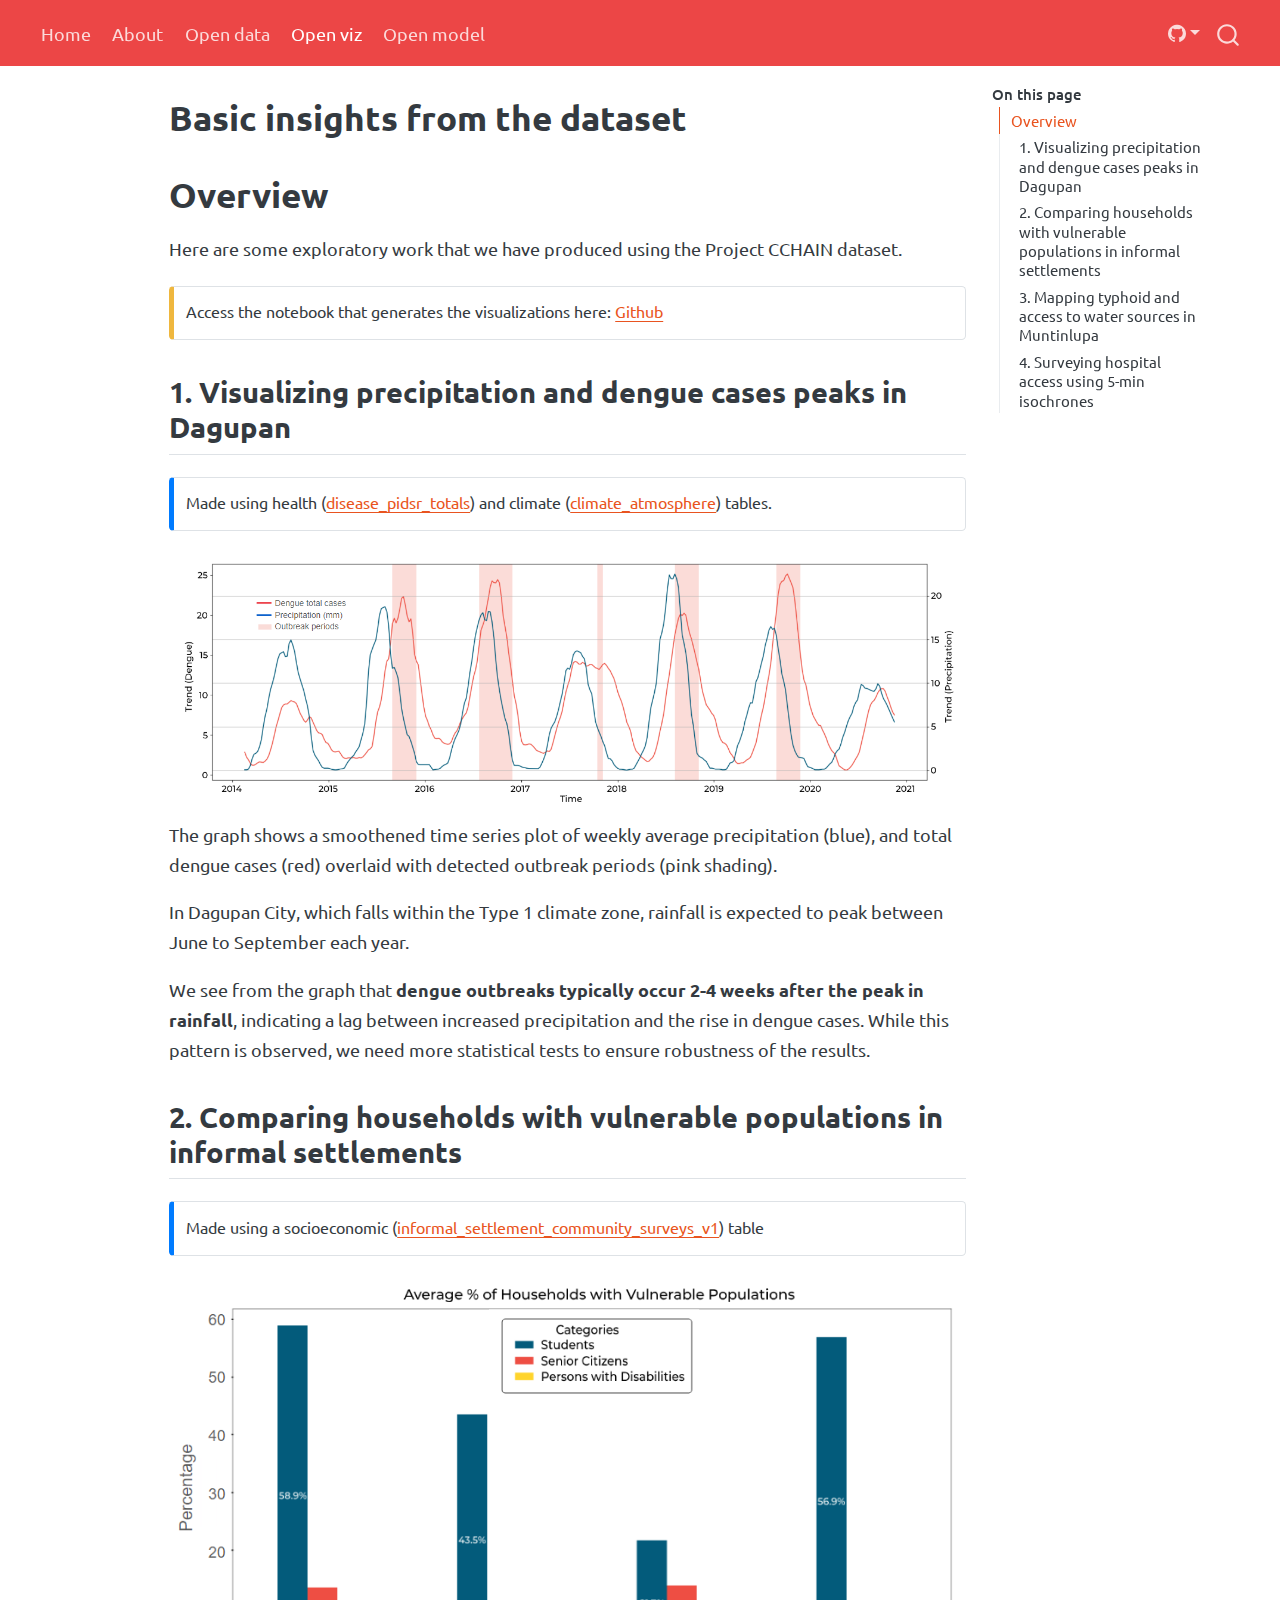
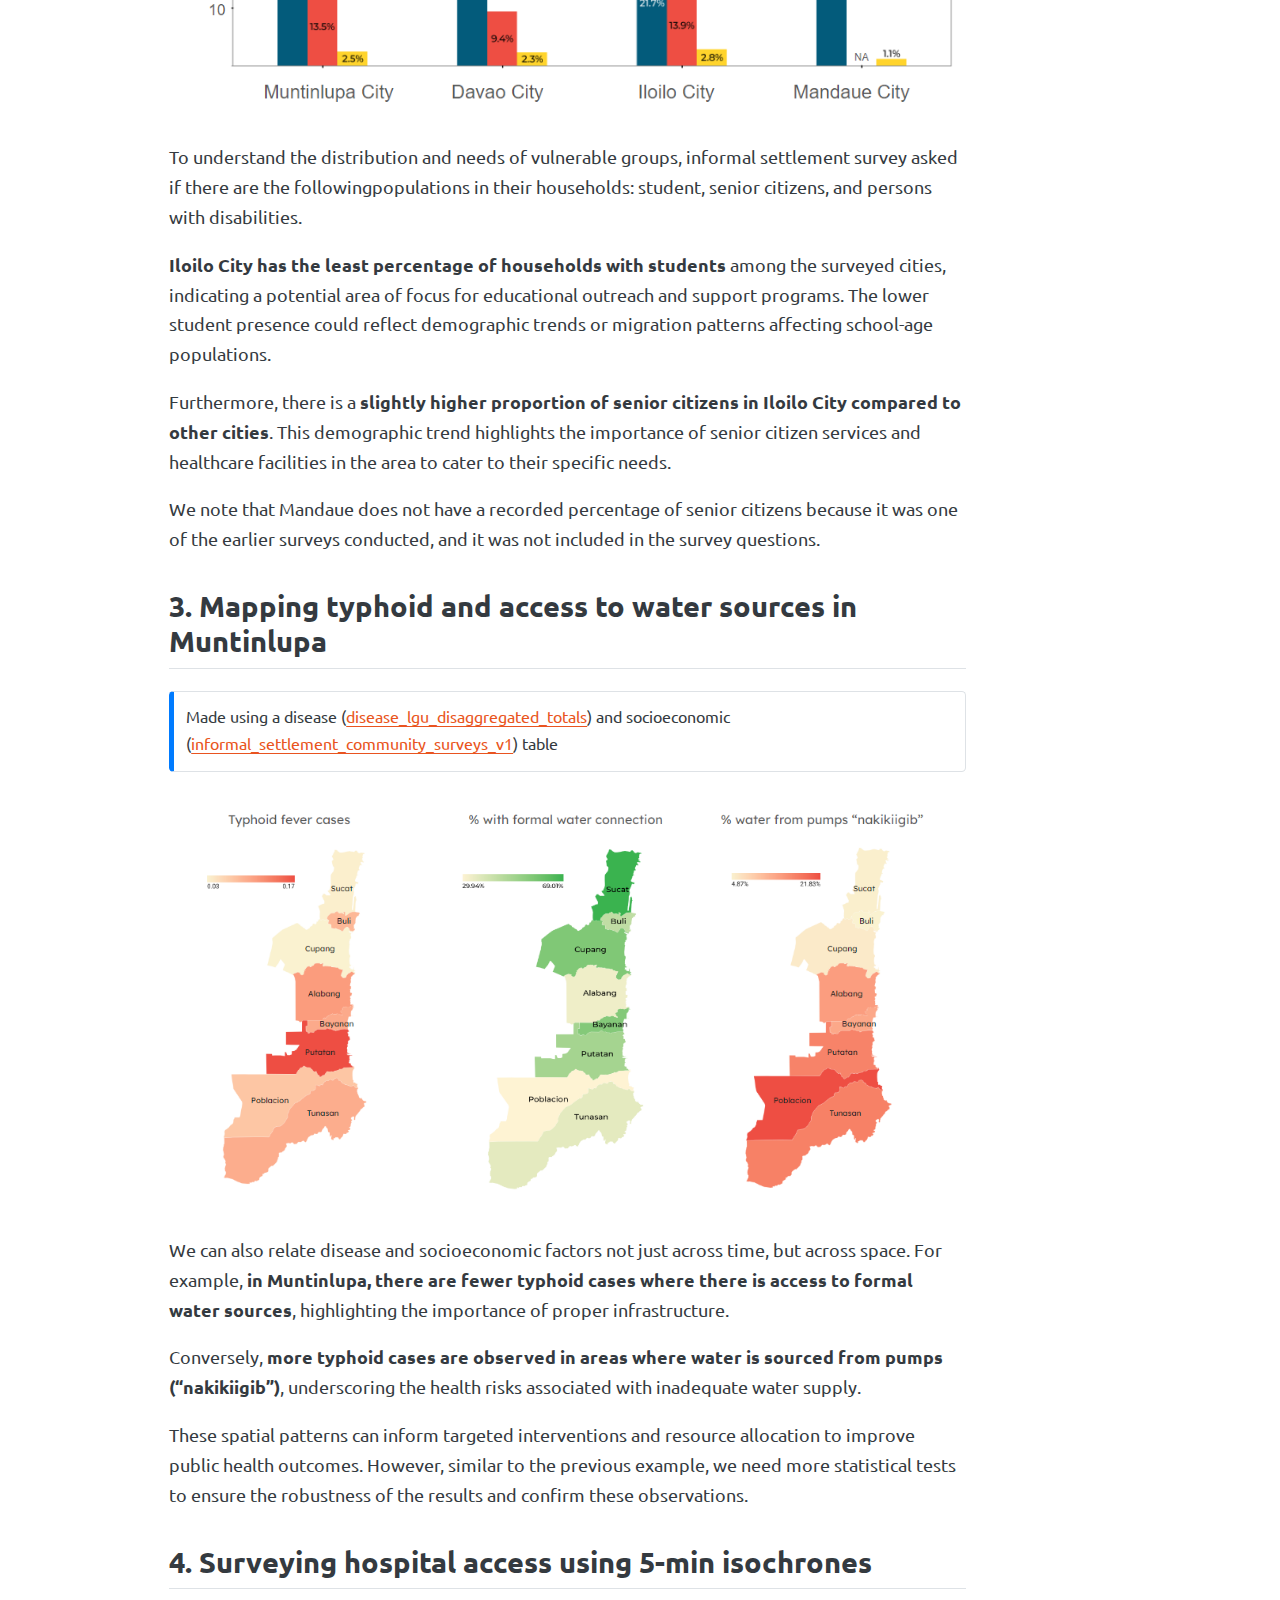
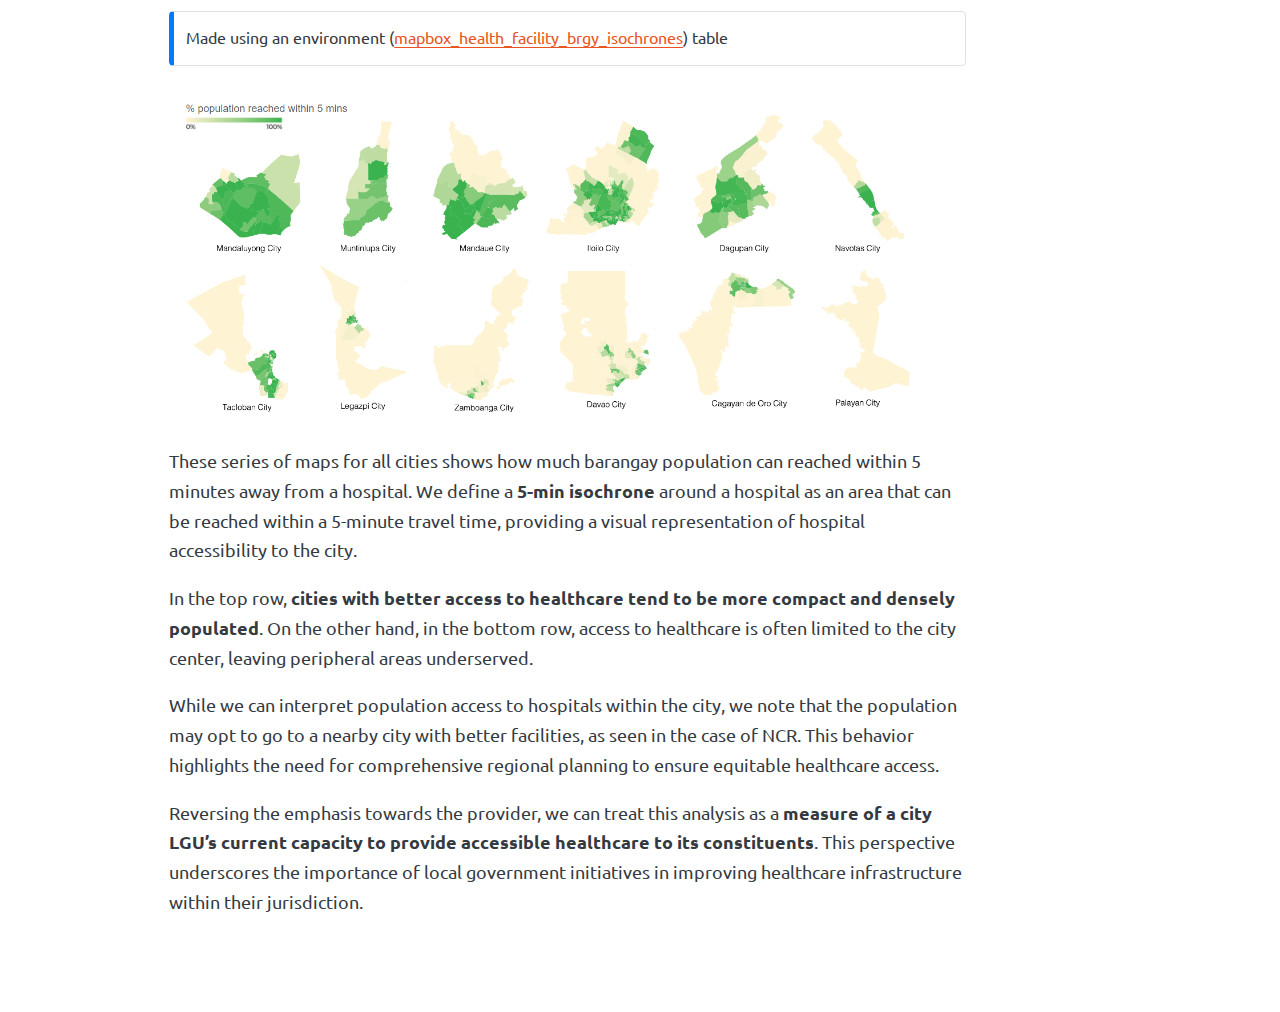
<file: docs/open_viz.html>
<!DOCTYPE html>
<html xmlns="http://www.w3.org/1999/xhtml" lang="en" xml:lang="en"><head>

<meta charset="utf-8">
<meta name="generator" content="quarto-1.4.551">

<meta name="viewport" content="width=device-width, initial-scale=1.0, user-scalable=yes">


<title>Project CCHAIN - Basic insights from the dataset</title>
<style>
code{white-space: pre-wrap;}
span.smallcaps{font-variant: small-caps;}
div.columns{display: flex; gap: min(4vw, 1.5em);}
div.column{flex: auto; overflow-x: auto;}
div.hanging-indent{margin-left: 1.5em; text-indent: -1.5em;}
ul.task-list{list-style: none;}
ul.task-list li input[type="checkbox"] {
  width: 0.8em;
  margin: 0 0.8em 0.2em -1em; /* quarto-specific, see https://github.com/quarto-dev/quarto-cli/issues/4556 */ 
  vertical-align: middle;
}
</style>


<script src="site_libs/quarto-nav/quarto-nav.js"></script>
<script src="site_libs/quarto-nav/headroom.min.js"></script>
<script src="site_libs/clipboard/clipboard.min.js"></script>
<script src="site_libs/quarto-search/autocomplete.umd.js"></script>
<script src="site_libs/quarto-search/fuse.min.js"></script>
<script src="site_libs/quarto-search/quarto-search.js"></script>
<meta name="quarto:offset" content="./">
<link href="./assets/icon.png" rel="icon" type="image/png">
<script src="site_libs/quarto-html/quarto.js"></script>
<script src="site_libs/quarto-html/popper.min.js"></script>
<script src="site_libs/quarto-html/tippy.umd.min.js"></script>
<script src="site_libs/quarto-html/anchor.min.js"></script>
<link href="site_libs/quarto-html/tippy.css" rel="stylesheet">
<link href="site_libs/quarto-html/quarto-syntax-highlighting.css" rel="stylesheet" id="quarto-text-highlighting-styles">
<script src="site_libs/bootstrap/bootstrap.min.js"></script>
<link href="site_libs/bootstrap/bootstrap-icons.css" rel="stylesheet">
<link href="site_libs/bootstrap/bootstrap.min.css" rel="stylesheet" id="quarto-bootstrap" data-mode="light">
<script id="quarto-search-options" type="application/json">{
  "location": "navbar",
  "copy-button": false,
  "collapse-after": 3,
  "panel-placement": "end",
  "type": "overlay",
  "limit": 50,
  "keyboard-shortcut": [
    "f",
    "/",
    "s"
  ],
  "show-item-context": false,
  "language": {
    "search-no-results-text": "No results",
    "search-matching-documents-text": "matching documents",
    "search-copy-link-title": "Copy link to search",
    "search-hide-matches-text": "Hide additional matches",
    "search-more-match-text": "more match in this document",
    "search-more-matches-text": "more matches in this document",
    "search-clear-button-title": "Clear",
    "search-text-placeholder": "",
    "search-detached-cancel-button-title": "Cancel",
    "search-submit-button-title": "Submit",
    "search-label": "Search"
  }
}</script>


<meta property="og:title" content="Project CCHAIN - Basic insights from the dataset">
<meta property="og:description" content="">
<meta property="og:site_name" content="Project CCHAIN">
<meta name="twitter:title" content="Project CCHAIN - Basic insights from the dataset">
<meta name="twitter:description" content="">
<meta name="twitter:card" content="summary">
</head>

<body class="nav-fixed">

<div id="quarto-search-results"></div>
  <header id="quarto-header" class="headroom fixed-top">
    <nav class="navbar navbar-expand-lg " data-bs-theme="dark">
      <div class="navbar-container container-fluid">
            <div id="quarto-search" class="" title="Search"></div>
          <button class="navbar-toggler" type="button" data-bs-toggle="collapse" data-bs-target="#navbarCollapse" aria-controls="navbarCollapse" aria-expanded="false" aria-label="Toggle navigation" onclick="if (window.quartoToggleHeadroom) { window.quartoToggleHeadroom(); }">
  <span class="navbar-toggler-icon"></span>
</button>
          <div class="collapse navbar-collapse" id="navbarCollapse">
            <ul class="navbar-nav navbar-nav-scroll me-auto">
  <li class="nav-item">
    <a class="nav-link" href="./index.html"> 
<span class="menu-text">Home</span></a>
  </li>  
  <li class="nav-item">
    <a class="nav-link" href="./about.html"> 
<span class="menu-text">About</span></a>
  </li>  
  <li class="nav-item">
    <a class="nav-link" href="./open_data.html"> 
<span class="menu-text">Open data</span></a>
  </li>  
  <li class="nav-item">
    <a class="nav-link active" href="./open_viz.html" aria-current="page"> 
<span class="menu-text">Open viz</span></a>
  </li>  
  <li class="nav-item">
    <a class="nav-link" href="./open_model.html"> 
<span class="menu-text">Open model</span></a>
  </li>  
</ul>
          </div> <!-- /navcollapse -->
          <div class="quarto-navbar-tools">
    <div class="dropdown">
      <a href="" title="" id="quarto-navigation-tool-dropdown-0" class="quarto-navigation-tool dropdown-toggle px-1" data-bs-toggle="dropdown" aria-expanded="false" aria-label=""><i class="bi bi-github"></i></a>
      <ul class="dropdown-menu" aria-labelledby="quarto-navigation-tool-dropdown-0">
          <li>
            <a class="dropdown-item quarto-navbar-tools-item" href="https://github.com/thinkingmachines/project-cchain/">
            Source Code
            </a>
          </li>
          <li>
            <a class="dropdown-item quarto-navbar-tools-item" href="https://github.com/thinkingmachines/project-cchain/issues/">
            Report a Bug
            </a>
          </li>
      </ul>
    </div>
</div>
      </div> <!-- /container-fluid -->
    </nav>
</header>
<!-- content -->
<div id="quarto-content" class="quarto-container page-columns page-rows-contents page-layout-article page-navbar">
<!-- sidebar -->
<!-- margin-sidebar -->
    <div id="quarto-margin-sidebar" class="sidebar margin-sidebar">
        <nav id="TOC" role="doc-toc" class="toc-active">
    <h2 id="toc-title">On this page</h2>
   
  <ul>
  <li><a href="#overview" id="toc-overview" class="nav-link active" data-scroll-target="#overview">Overview</a>
  <ul class="collapse">
  <li><a href="#visualizing-precipitation-and-dengue-cases-peaks-in-dagupan" id="toc-visualizing-precipitation-and-dengue-cases-peaks-in-dagupan" class="nav-link" data-scroll-target="#visualizing-precipitation-and-dengue-cases-peaks-in-dagupan">1. Visualizing precipitation and dengue cases peaks in Dagupan</a></li>
  <li><a href="#comparing-households-with-vulnerable-populations-in-informal-settlements" id="toc-comparing-households-with-vulnerable-populations-in-informal-settlements" class="nav-link" data-scroll-target="#comparing-households-with-vulnerable-populations-in-informal-settlements">2. Comparing households with vulnerable populations in informal settlements</a></li>
  <li><a href="#mapping-typhoid-and-access-to-water-sources-in-muntinlupa" id="toc-mapping-typhoid-and-access-to-water-sources-in-muntinlupa" class="nav-link" data-scroll-target="#mapping-typhoid-and-access-to-water-sources-in-muntinlupa">3. Mapping typhoid and access to water sources in Muntinlupa</a></li>
  <li><a href="#surveying-hospital-access-using-5-min-isochrones" id="toc-surveying-hospital-access-using-5-min-isochrones" class="nav-link" data-scroll-target="#surveying-hospital-access-using-5-min-isochrones">4. Surveying hospital access using 5-min isochrones</a></li>
  </ul></li>
  </ul>
</nav>
    </div>
<!-- main -->
<main class="content" id="quarto-document-content">

<header id="title-block-header" class="quarto-title-block default">
<div class="quarto-title">
<h1 class="title">Basic insights from the dataset</h1>
</div>



<div class="quarto-title-meta">

    
  
    
  </div>
  


</header>


<section id="overview" class="level1">
<h1>Overview</h1>
<p>Here are some exploratory work that we have produced using the Project CCHAIN dataset.</p>
<div class="callout callout-style-simple callout-warning no-icon">
<div class="callout-body d-flex">
<div class="callout-icon-container">
<i class="callout-icon no-icon"></i>
</div>
<div class="callout-body-container">
<p>Access the notebook that generates the visualizations here: <a href="https://github.com/thinkingmachines/project-cchain/blob/main/notebooks/04_analytics/01_linked_data.ipynb">Github</a></p>
</div>
</div>
</div>
<section id="visualizing-precipitation-and-dengue-cases-peaks-in-dagupan" class="level2">
<h2 class="anchored" data-anchor-id="visualizing-precipitation-and-dengue-cases-peaks-in-dagupan">1. Visualizing precipitation and dengue cases peaks in Dagupan</h2>
<div class="callout callout-style-simple callout-note no-icon">
<div class="callout-body d-flex">
<div class="callout-icon-container">
<i class="callout-icon no-icon"></i>
</div>
<div class="callout-body-container">
<p>Made using health (<a href="https://dbdocs.io/lacuna-fund-project-team/Project-CCHAIN?table=disease_pisdr_totals">disease_pidsr_totals</a>) and climate (<a href="https://dbdocs.io/lacuna-fund-project-team/Project-CCHAIN?table=climate_atmosphere">climate_atmosphere</a>) tables.</p>
</div>
</div>
</div>
<p><img src="assets/dengue_cases_and_precipitation_dagupan.png" class="img-fluid"></p>
<p>The graph shows a smoothened time series plot of weekly average precipitation (blue), and total dengue cases (red) overlaid with detected outbreak periods (pink shading).</p>
<p>In Dagupan City, which falls within the Type 1 climate zone, rainfall is expected to peak between June to September each year.</p>
<p>We see from the graph that <strong>dengue outbreaks typically occur 2-4 weeks after the peak in rainfall</strong>, indicating a lag between increased precipitation and the rise in dengue cases. While this pattern is observed, we need more statistical tests to ensure robustness of the results.</p>
</section>
<section id="comparing-households-with-vulnerable-populations-in-informal-settlements" class="level2">
<h2 class="anchored" data-anchor-id="comparing-households-with-vulnerable-populations-in-informal-settlements">2. Comparing households with vulnerable populations in informal settlements</h2>
<div class="callout callout-style-simple callout-note no-icon">
<div class="callout-body d-flex">
<div class="callout-icon-container">
<i class="callout-icon no-icon"></i>
</div>
<div class="callout-body-container">
<p>Made using a socioeconomic (<a href="https://dbdocs.io/lacuna-fund-project-team/Project-CCHAIN?table=informal_settlement_community_surveys_v1">informal_settlement_community_surveys_v1</a>) table</p>
</div>
</div>
</div>
<p><img src="assets/informal_settlement_vulnerable_populations.png" class="img-fluid"></p>
<p>To understand the distribution and needs of vulnerable groups, informal settlement survey asked if there are the followingpopulations in their households: student, senior citizens, and persons with disabilities.</p>
<p><strong>Iloilo City has the least percentage of households with students</strong> among the surveyed cities, indicating a potential area of focus for educational outreach and support programs. The lower student presence could reflect demographic trends or migration patterns affecting school-age populations.</p>
<p>Furthermore, there is a <strong>slightly higher proportion of senior citizens in Iloilo City compared to other cities</strong>. This demographic trend highlights the importance of senior citizen services and healthcare facilities in the area to cater to their specific needs.</p>
<p>We note that Mandaue does not have a recorded percentage of senior citizens because it was one of the earlier surveys conducted, and it was not included in the survey questions.</p>
</section>
<section id="mapping-typhoid-and-access-to-water-sources-in-muntinlupa" class="level2">
<h2 class="anchored" data-anchor-id="mapping-typhoid-and-access-to-water-sources-in-muntinlupa">3. Mapping typhoid and access to water sources in Muntinlupa</h2>
<div class="callout callout-style-simple callout-note no-icon">
<div class="callout-body d-flex">
<div class="callout-icon-container">
<i class="callout-icon no-icon"></i>
</div>
<div class="callout-body-container">
<p>Made using a disease (<a href="https://dbdocs.io/lacuna-fund-project-team/Project-CCHAIN?table=disease_lgu_disaggregated_totals">disease_lgu_disaggregated_totals</a>) and socioeconomic (<a href="https://dbdocs.io/lacuna-fund-project-team/Project-CCHAIN?table=informal_settlement_community_surveys_v1">informal_settlement_community_surveys_v1</a>) table</p>
</div>
</div>
</div>
<p><img src="assets/typhoid_water_source_muntinlupa.png" class="img-fluid"></p>
<p>We can also relate disease and socioeconomic factors not just across time, but across space. For example, <strong>in Muntinlupa, there are fewer typhoid cases where there is access to formal water sources</strong>, highlighting the importance of proper infrastructure.</p>
<p>Conversely, <strong>more typhoid cases are observed in areas where water is sourced from pumps (“nakikiigib”)</strong>, underscoring the health risks associated with inadequate water supply.</p>
<p>These spatial patterns can inform targeted interventions and resource allocation to improve public health outcomes. However, similar to the previous example, we need more statistical tests to ensure the robustness of the results and confirm these observations.</p>
</section>
<section id="surveying-hospital-access-using-5-min-isochrones" class="level2">
<h2 class="anchored" data-anchor-id="surveying-hospital-access-using-5-min-isochrones">4. Surveying hospital access using 5-min isochrones</h2>
<div class="callout callout-style-simple callout-note no-icon">
<div class="callout-body d-flex">
<div class="callout-icon-container">
<i class="callout-icon no-icon"></i>
</div>
<div class="callout-body-container">
<p>Made using an environment (<a href="https://dbdocs.io/lacuna-fund-project-team/Project-CCHAIN?table=mapbox_health_facility_brgy_isochrones">mapbox_health_facility_brgy_isochrones</a>) table</p>
</div>
</div>
</div>
<p><img src="assets/isochrone_all_cities.png" class="img-fluid"></p>
<p>These series of maps for all cities shows how much barangay population can reached within 5 minutes away from a hospital. We define a <strong>5-min isochrone</strong> around a hospital as an area that can be reached within a 5-minute travel time, providing a visual representation of hospital accessibility to the city.</p>
<p>In the top row, <strong>cities with better access to healthcare tend to be more compact and densely populated</strong>. On the other hand, in the bottom row, access to healthcare is often limited to the city center, leaving peripheral areas underserved.</p>
<p>While we can interpret population access to hospitals within the city, we note that the population may opt to go to a nearby city with better facilities, as seen in the case of NCR. This behavior highlights the need for comprehensive regional planning to ensure equitable healthcare access.</p>
<p>Reversing the emphasis towards the provider, we can treat this analysis as a <strong>measure of a city LGU’s current capacity to provide accessible healthcare to its constituents</strong>. This perspective underscores the importance of local government initiatives in improving healthcare infrastructure within their jurisdiction.</p>


</section>
</section>

</main> <!-- /main -->
<script id="quarto-html-after-body" type="application/javascript">
window.document.addEventListener("DOMContentLoaded", function (event) {
  const toggleBodyColorMode = (bsSheetEl) => {
    const mode = bsSheetEl.getAttribute("data-mode");
    const bodyEl = window.document.querySelector("body");
    if (mode === "dark") {
      bodyEl.classList.add("quarto-dark");
      bodyEl.classList.remove("quarto-light");
    } else {
      bodyEl.classList.add("quarto-light");
      bodyEl.classList.remove("quarto-dark");
    }
  }
  const toggleBodyColorPrimary = () => {
    const bsSheetEl = window.document.querySelector("link#quarto-bootstrap");
    if (bsSheetEl) {
      toggleBodyColorMode(bsSheetEl);
    }
  }
  toggleBodyColorPrimary();  
  const icon = "";
  const anchorJS = new window.AnchorJS();
  anchorJS.options = {
    placement: 'right',
    icon: icon
  };
  anchorJS.add('.anchored');
  const isCodeAnnotation = (el) => {
    for (const clz of el.classList) {
      if (clz.startsWith('code-annotation-')) {                     
        return true;
      }
    }
    return false;
  }
  const clipboard = new window.ClipboardJS('.code-copy-button', {
    text: function(trigger) {
      const codeEl = trigger.previousElementSibling.cloneNode(true);
      for (const childEl of codeEl.children) {
        if (isCodeAnnotation(childEl)) {
          childEl.remove();
        }
      }
      return codeEl.innerText;
    }
  });
  clipboard.on('success', function(e) {
    // button target
    const button = e.trigger;
    // don't keep focus
    button.blur();
    // flash "checked"
    button.classList.add('code-copy-button-checked');
    var currentTitle = button.getAttribute("title");
    button.setAttribute("title", "Copied!");
    let tooltip;
    if (window.bootstrap) {
      button.setAttribute("data-bs-toggle", "tooltip");
      button.setAttribute("data-bs-placement", "left");
      button.setAttribute("data-bs-title", "Copied!");
      tooltip = new bootstrap.Tooltip(button, 
        { trigger: "manual", 
          customClass: "code-copy-button-tooltip",
          offset: [0, -8]});
      tooltip.show();    
    }
    setTimeout(function() {
      if (tooltip) {
        tooltip.hide();
        button.removeAttribute("data-bs-title");
        button.removeAttribute("data-bs-toggle");
        button.removeAttribute("data-bs-placement");
      }
      button.setAttribute("title", currentTitle);
      button.classList.remove('code-copy-button-checked');
    }, 1000);
    // clear code selection
    e.clearSelection();
  });
    var localhostRegex = new RegExp(/^(?:http|https):\/\/localhost\:?[0-9]*\//);
    var mailtoRegex = new RegExp(/^mailto:/);
      var filterRegex = new RegExp('/' + window.location.host + '/');
    var isInternal = (href) => {
        return filterRegex.test(href) || localhostRegex.test(href) || mailtoRegex.test(href);
    }
    // Inspect non-navigation links and adorn them if external
 	var links = window.document.querySelectorAll('a[href]:not(.nav-link):not(.navbar-brand):not(.toc-action):not(.sidebar-link):not(.sidebar-item-toggle):not(.pagination-link):not(.no-external):not([aria-hidden]):not(.dropdown-item):not(.quarto-navigation-tool)');
    for (var i=0; i<links.length; i++) {
      const link = links[i];
      if (!isInternal(link.href)) {
        // undo the damage that might have been done by quarto-nav.js in the case of
        // links that we want to consider external
        if (link.dataset.originalHref !== undefined) {
          link.href = link.dataset.originalHref;
        }
      }
    }
  function tippyHover(el, contentFn, onTriggerFn, onUntriggerFn) {
    const config = {
      allowHTML: true,
      maxWidth: 500,
      delay: 100,
      arrow: false,
      appendTo: function(el) {
          return el.parentElement;
      },
      interactive: true,
      interactiveBorder: 10,
      theme: 'quarto',
      placement: 'bottom-start',
    };
    if (contentFn) {
      config.content = contentFn;
    }
    if (onTriggerFn) {
      config.onTrigger = onTriggerFn;
    }
    if (onUntriggerFn) {
      config.onUntrigger = onUntriggerFn;
    }
    window.tippy(el, config); 
  }
  const noterefs = window.document.querySelectorAll('a[role="doc-noteref"]');
  for (var i=0; i<noterefs.length; i++) {
    const ref = noterefs[i];
    tippyHover(ref, function() {
      // use id or data attribute instead here
      let href = ref.getAttribute('data-footnote-href') || ref.getAttribute('href');
      try { href = new URL(href).hash; } catch {}
      const id = href.replace(/^#\/?/, "");
      const note = window.document.getElementById(id);
      if (note) {
        return note.innerHTML;
      } else {
        return "";
      }
    });
  }
  const xrefs = window.document.querySelectorAll('a.quarto-xref');
  const processXRef = (id, note) => {
    // Strip column container classes
    const stripColumnClz = (el) => {
      el.classList.remove("page-full", "page-columns");
      if (el.children) {
        for (const child of el.children) {
          stripColumnClz(child);
        }
      }
    }
    stripColumnClz(note)
    if (id === null || id.startsWith('sec-')) {
      // Special case sections, only their first couple elements
      const container = document.createElement("div");
      if (note.children && note.children.length > 2) {
        container.appendChild(note.children[0].cloneNode(true));
        for (let i = 1; i < note.children.length; i++) {
          const child = note.children[i];
          if (child.tagName === "P" && child.innerText === "") {
            continue;
          } else {
            container.appendChild(child.cloneNode(true));
            break;
          }
        }
        if (window.Quarto?.typesetMath) {
          window.Quarto.typesetMath(container);
        }
        return container.innerHTML
      } else {
        if (window.Quarto?.typesetMath) {
          window.Quarto.typesetMath(note);
        }
        return note.innerHTML;
      }
    } else {
      // Remove any anchor links if they are present
      const anchorLink = note.querySelector('a.anchorjs-link');
      if (anchorLink) {
        anchorLink.remove();
      }
      if (window.Quarto?.typesetMath) {
        window.Quarto.typesetMath(note);
      }
      // TODO in 1.5, we should make sure this works without a callout special case
      if (note.classList.contains("callout")) {
        return note.outerHTML;
      } else {
        return note.innerHTML;
      }
    }
  }
  for (var i=0; i<xrefs.length; i++) {
    const xref = xrefs[i];
    tippyHover(xref, undefined, function(instance) {
      instance.disable();
      let url = xref.getAttribute('href');
      let hash = undefined; 
      if (url.startsWith('#')) {
        hash = url;
      } else {
        try { hash = new URL(url).hash; } catch {}
      }
      if (hash) {
        const id = hash.replace(/^#\/?/, "");
        const note = window.document.getElementById(id);
        if (note !== null) {
          try {
            const html = processXRef(id, note.cloneNode(true));
            instance.setContent(html);
          } finally {
            instance.enable();
            instance.show();
          }
        } else {
          // See if we can fetch this
          fetch(url.split('#')[0])
          .then(res => res.text())
          .then(html => {
            const parser = new DOMParser();
            const htmlDoc = parser.parseFromString(html, "text/html");
            const note = htmlDoc.getElementById(id);
            if (note !== null) {
              const html = processXRef(id, note);
              instance.setContent(html);
            } 
          }).finally(() => {
            instance.enable();
            instance.show();
          });
        }
      } else {
        // See if we can fetch a full url (with no hash to target)
        // This is a special case and we should probably do some content thinning / targeting
        fetch(url)
        .then(res => res.text())
        .then(html => {
          const parser = new DOMParser();
          const htmlDoc = parser.parseFromString(html, "text/html");
          const note = htmlDoc.querySelector('main.content');
          if (note !== null) {
            // This should only happen for chapter cross references
            // (since there is no id in the URL)
            // remove the first header
            if (note.children.length > 0 && note.children[0].tagName === "HEADER") {
              note.children[0].remove();
            }
            const html = processXRef(null, note);
            instance.setContent(html);
          } 
        }).finally(() => {
          instance.enable();
          instance.show();
        });
      }
    }, function(instance) {
    });
  }
      let selectedAnnoteEl;
      const selectorForAnnotation = ( cell, annotation) => {
        let cellAttr = 'data-code-cell="' + cell + '"';
        let lineAttr = 'data-code-annotation="' +  annotation + '"';
        const selector = 'span[' + cellAttr + '][' + lineAttr + ']';
        return selector;
      }
      const selectCodeLines = (annoteEl) => {
        const doc = window.document;
        const targetCell = annoteEl.getAttribute("data-target-cell");
        const targetAnnotation = annoteEl.getAttribute("data-target-annotation");
        const annoteSpan = window.document.querySelector(selectorForAnnotation(targetCell, targetAnnotation));
        const lines = annoteSpan.getAttribute("data-code-lines").split(",");
        const lineIds = lines.map((line) => {
          return targetCell + "-" + line;
        })
        let top = null;
        let height = null;
        let parent = null;
        if (lineIds.length > 0) {
            //compute the position of the single el (top and bottom and make a div)
            const el = window.document.getElementById(lineIds[0]);
            top = el.offsetTop;
            height = el.offsetHeight;
            parent = el.parentElement.parentElement;
          if (lineIds.length > 1) {
            const lastEl = window.document.getElementById(lineIds[lineIds.length - 1]);
            const bottom = lastEl.offsetTop + lastEl.offsetHeight;
            height = bottom - top;
          }
          if (top !== null && height !== null && parent !== null) {
            // cook up a div (if necessary) and position it 
            let div = window.document.getElementById("code-annotation-line-highlight");
            if (div === null) {
              div = window.document.createElement("div");
              div.setAttribute("id", "code-annotation-line-highlight");
              div.style.position = 'absolute';
              parent.appendChild(div);
            }
            div.style.top = top - 2 + "px";
            div.style.height = height + 4 + "px";
            div.style.left = 0;
            let gutterDiv = window.document.getElementById("code-annotation-line-highlight-gutter");
            if (gutterDiv === null) {
              gutterDiv = window.document.createElement("div");
              gutterDiv.setAttribute("id", "code-annotation-line-highlight-gutter");
              gutterDiv.style.position = 'absolute';
              const codeCell = window.document.getElementById(targetCell);
              const gutter = codeCell.querySelector('.code-annotation-gutter');
              gutter.appendChild(gutterDiv);
            }
            gutterDiv.style.top = top - 2 + "px";
            gutterDiv.style.height = height + 4 + "px";
          }
          selectedAnnoteEl = annoteEl;
        }
      };
      const unselectCodeLines = () => {
        const elementsIds = ["code-annotation-line-highlight", "code-annotation-line-highlight-gutter"];
        elementsIds.forEach((elId) => {
          const div = window.document.getElementById(elId);
          if (div) {
            div.remove();
          }
        });
        selectedAnnoteEl = undefined;
      };
        // Handle positioning of the toggle
    window.addEventListener(
      "resize",
      throttle(() => {
        elRect = undefined;
        if (selectedAnnoteEl) {
          selectCodeLines(selectedAnnoteEl);
        }
      }, 10)
    );
    function throttle(fn, ms) {
    let throttle = false;
    let timer;
      return (...args) => {
        if(!throttle) { // first call gets through
            fn.apply(this, args);
            throttle = true;
        } else { // all the others get throttled
            if(timer) clearTimeout(timer); // cancel #2
            timer = setTimeout(() => {
              fn.apply(this, args);
              timer = throttle = false;
            }, ms);
        }
      };
    }
      // Attach click handler to the DT
      const annoteDls = window.document.querySelectorAll('dt[data-target-cell]');
      for (const annoteDlNode of annoteDls) {
        annoteDlNode.addEventListener('click', (event) => {
          const clickedEl = event.target;
          if (clickedEl !== selectedAnnoteEl) {
            unselectCodeLines();
            const activeEl = window.document.querySelector('dt[data-target-cell].code-annotation-active');
            if (activeEl) {
              activeEl.classList.remove('code-annotation-active');
            }
            selectCodeLines(clickedEl);
            clickedEl.classList.add('code-annotation-active');
          } else {
            // Unselect the line
            unselectCodeLines();
            clickedEl.classList.remove('code-annotation-active');
          }
        });
      }
  const findCites = (el) => {
    const parentEl = el.parentElement;
    if (parentEl) {
      const cites = parentEl.dataset.cites;
      if (cites) {
        return {
          el,
          cites: cites.split(' ')
        };
      } else {
        return findCites(el.parentElement)
      }
    } else {
      return undefined;
    }
  };
  var bibliorefs = window.document.querySelectorAll('a[role="doc-biblioref"]');
  for (var i=0; i<bibliorefs.length; i++) {
    const ref = bibliorefs[i];
    const citeInfo = findCites(ref);
    if (citeInfo) {
      tippyHover(citeInfo.el, function() {
        var popup = window.document.createElement('div');
        citeInfo.cites.forEach(function(cite) {
          var citeDiv = window.document.createElement('div');
          citeDiv.classList.add('hanging-indent');
          citeDiv.classList.add('csl-entry');
          var biblioDiv = window.document.getElementById('ref-' + cite);
          if (biblioDiv) {
            citeDiv.innerHTML = biblioDiv.innerHTML;
          }
          popup.appendChild(citeDiv);
        });
        return popup.innerHTML;
      });
    }
  }
});
</script>
</div> <!-- /content -->




</body></html>
</file>
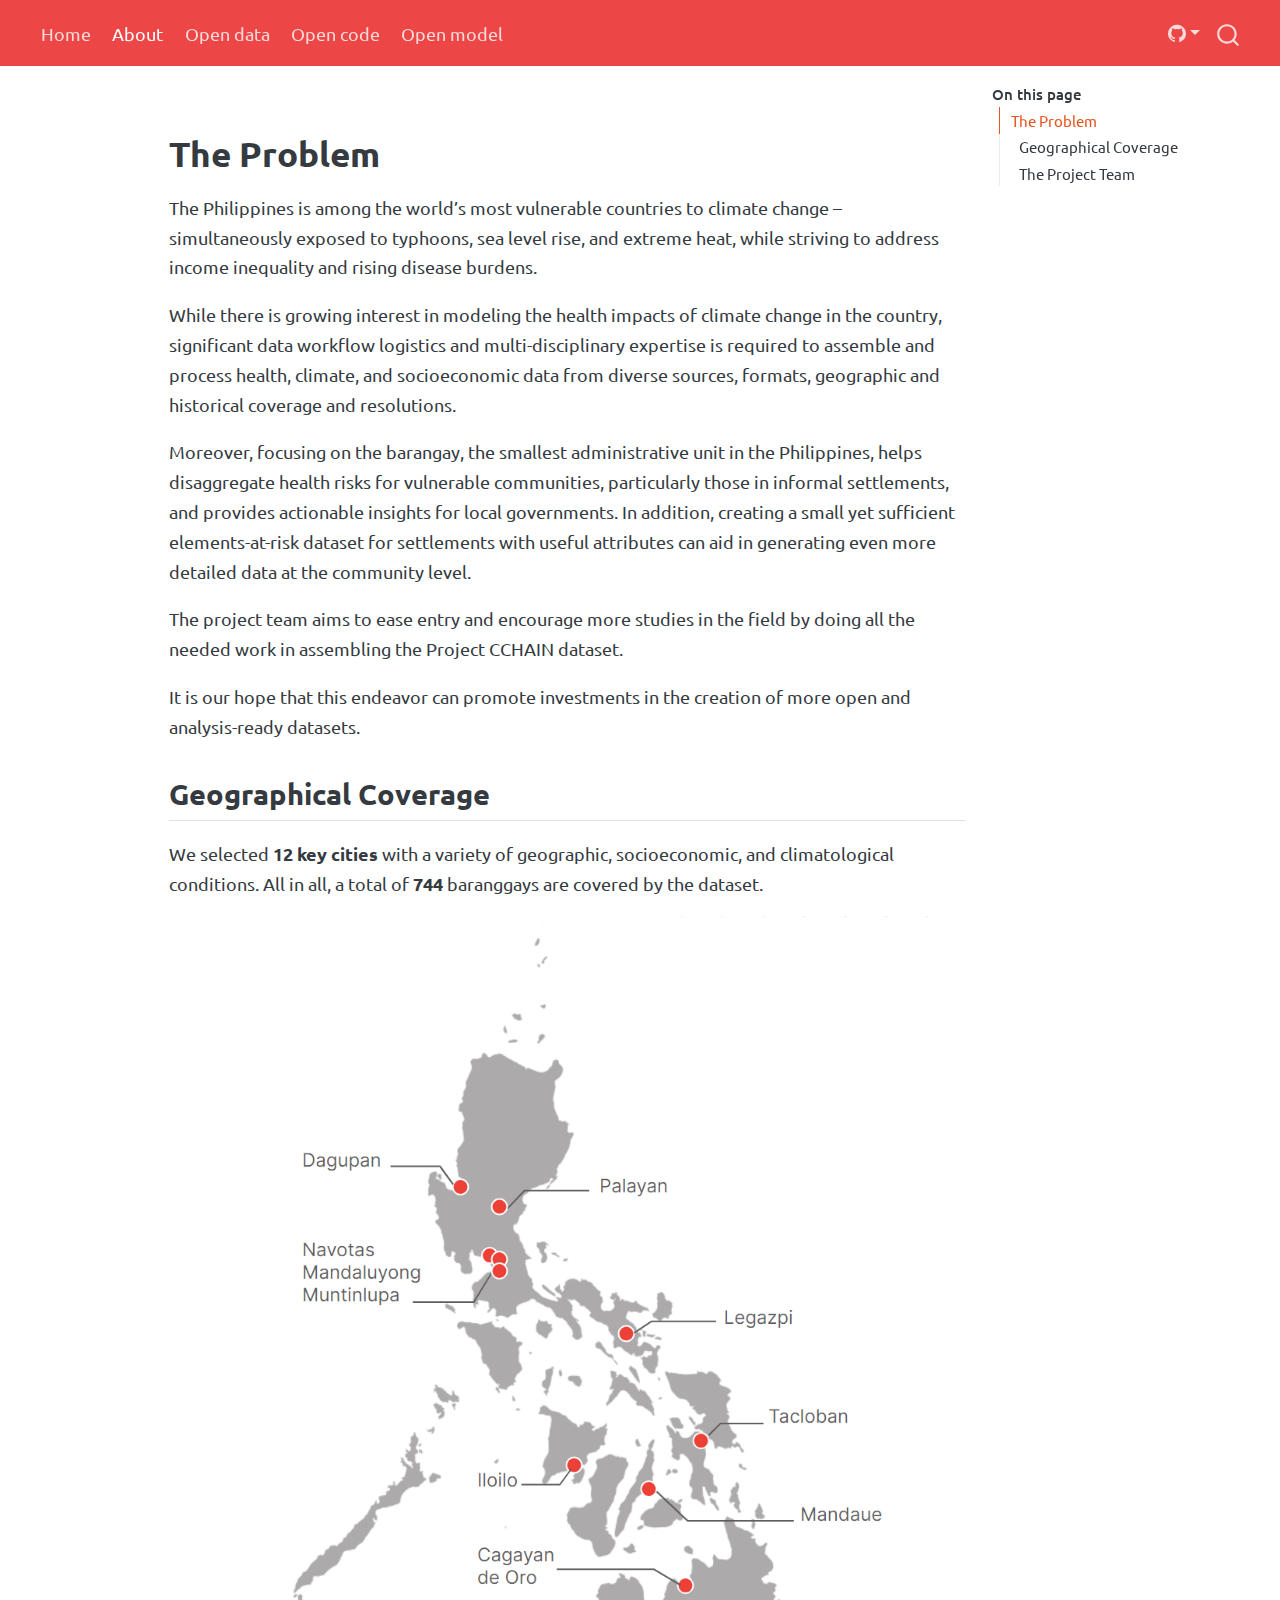
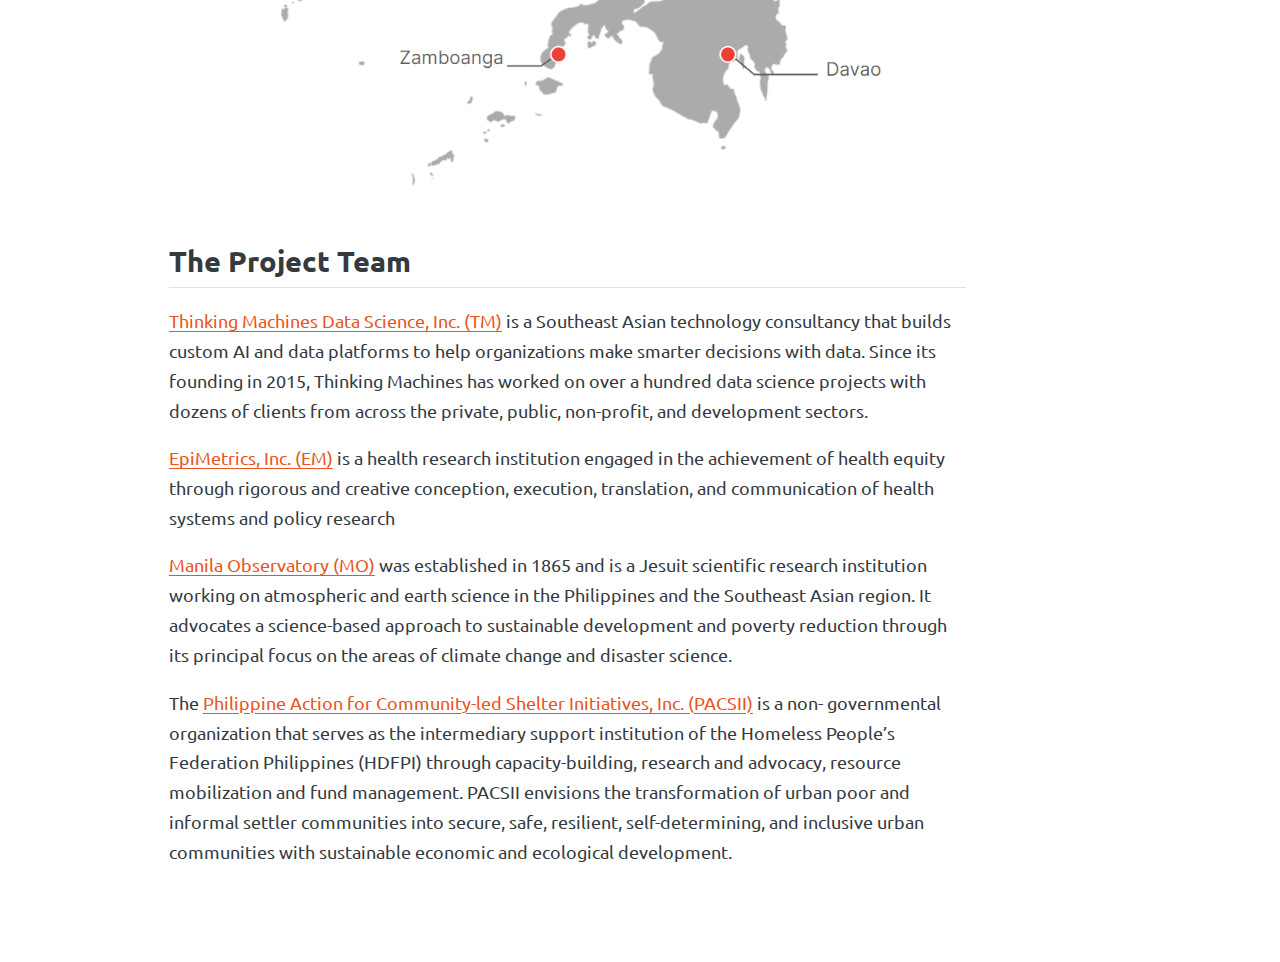
<file: docs/site/about.html>
<!DOCTYPE html>
<html xmlns="http://www.w3.org/1999/xhtml" lang="en" xml:lang="en"><head>

<meta charset="utf-8">
<meta name="generator" content="quarto-1.4.551">

<meta name="viewport" content="width=device-width, initial-scale=1.0, user-scalable=yes">


<title>Project CCHAIN</title>
<style>
code{white-space: pre-wrap;}
span.smallcaps{font-variant: small-caps;}
div.columns{display: flex; gap: min(4vw, 1.5em);}
div.column{flex: auto; overflow-x: auto;}
div.hanging-indent{margin-left: 1.5em; text-indent: -1.5em;}
ul.task-list{list-style: none;}
ul.task-list li input[type="checkbox"] {
  width: 0.8em;
  margin: 0 0.8em 0.2em -1em; /* quarto-specific, see https://github.com/quarto-dev/quarto-cli/issues/4556 */ 
  vertical-align: middle;
}
</style>


<script src="../site_libs/quarto-nav/quarto-nav.js"></script>
<script src="../site_libs/quarto-nav/headroom.min.js"></script>
<script src="../site_libs/clipboard/clipboard.min.js"></script>
<script src="../site_libs/quarto-search/autocomplete.umd.js"></script>
<script src="../site_libs/quarto-search/fuse.min.js"></script>
<script src="../site_libs/quarto-search/quarto-search.js"></script>
<meta name="quarto:offset" content="../">
<link href="../site/assets/icon.png" rel="icon" type="image/png">
<script src="../site_libs/quarto-html/quarto.js"></script>
<script src="../site_libs/quarto-html/popper.min.js"></script>
<script src="../site_libs/quarto-html/tippy.umd.min.js"></script>
<script src="../site_libs/quarto-html/anchor.min.js"></script>
<link href="../site_libs/quarto-html/tippy.css" rel="stylesheet">
<link href="../site_libs/quarto-html/quarto-syntax-highlighting.css" rel="stylesheet" id="quarto-text-highlighting-styles">
<script src="../site_libs/bootstrap/bootstrap.min.js"></script>
<link href="../site_libs/bootstrap/bootstrap-icons.css" rel="stylesheet">
<link href="../site_libs/bootstrap/bootstrap.min.css" rel="stylesheet" id="quarto-bootstrap" data-mode="light">
<script id="quarto-search-options" type="application/json">{
  "location": "navbar",
  "copy-button": false,
  "collapse-after": 3,
  "panel-placement": "end",
  "type": "overlay",
  "limit": 50,
  "keyboard-shortcut": [
    "f",
    "/",
    "s"
  ],
  "show-item-context": false,
  "language": {
    "search-no-results-text": "No results",
    "search-matching-documents-text": "matching documents",
    "search-copy-link-title": "Copy link to search",
    "search-hide-matches-text": "Hide additional matches",
    "search-more-match-text": "more match in this document",
    "search-more-matches-text": "more matches in this document",
    "search-clear-button-title": "Clear",
    "search-text-placeholder": "",
    "search-detached-cancel-button-title": "Cancel",
    "search-submit-button-title": "Submit",
    "search-label": "Search"
  }
}</script>


<meta property="og:title" content="Project CCHAIN">
<meta property="og:description" content="">
<meta property="og:image" content="assets/cities_covered.png">
<meta property="og:site_name" content="Project CCHAIN">
<meta name="twitter:title" content="Project CCHAIN">
<meta name="twitter:description" content="">
<meta name="twitter:image" content="assets/cities_covered.png">
<meta name="twitter:card" content="summary_large_image">
</head>

<body class="nav-fixed">

<div id="quarto-search-results"></div>
  <header id="quarto-header" class="headroom fixed-top">
    <nav class="navbar navbar-expand-lg " data-bs-theme="dark">
      <div class="navbar-container container-fluid">
            <div id="quarto-search" class="" title="Search"></div>
          <button class="navbar-toggler" type="button" data-bs-toggle="collapse" data-bs-target="#navbarCollapse" aria-controls="navbarCollapse" aria-expanded="false" aria-label="Toggle navigation" onclick="if (window.quartoToggleHeadroom) { window.quartoToggleHeadroom(); }">
  <span class="navbar-toggler-icon"></span>
</button>
          <div class="collapse navbar-collapse" id="navbarCollapse">
            <ul class="navbar-nav navbar-nav-scroll me-auto">
  <li class="nav-item">
    <a class="nav-link" href="../site/index.html"> 
<span class="menu-text">Home</span></a>
  </li>  
  <li class="nav-item">
    <a class="nav-link active" href="../site/about.html" aria-current="page"> 
<span class="menu-text">About</span></a>
  </li>  
  <li class="nav-item">
    <a class="nav-link" href="../site/open_data.html"> 
<span class="menu-text">Open data</span></a>
  </li>  
  <li class="nav-item">
    <a class="nav-link" href="../site/open_code.html"> 
<span class="menu-text">Open code</span></a>
  </li>  
  <li class="nav-item">
    <a class="nav-link" href="../site/open_model.html"> 
<span class="menu-text">Open model</span></a>
  </li>  
</ul>
          </div> <!-- /navcollapse -->
          <div class="quarto-navbar-tools">
    <div class="dropdown">
      <a href="" title="" id="quarto-navigation-tool-dropdown-0" class="quarto-navigation-tool dropdown-toggle px-1" data-bs-toggle="dropdown" aria-expanded="false" aria-label=""><i class="bi bi-github"></i></a>
      <ul class="dropdown-menu" aria-labelledby="quarto-navigation-tool-dropdown-0">
          <li>
            <a class="dropdown-item quarto-navbar-tools-item" href="https://code.com">
            Source Code
            </a>
          </li>
          <li>
            <a class="dropdown-item quarto-navbar-tools-item" href="https://bugs.com">
            Report a Bug
            </a>
          </li>
      </ul>
    </div>
</div>
      </div> <!-- /container-fluid -->
    </nav>
</header>
<!-- content -->
<div id="quarto-content" class="quarto-container page-columns page-rows-contents page-layout-article page-navbar">
<!-- sidebar -->
<!-- margin-sidebar -->
    <div id="quarto-margin-sidebar" class="sidebar margin-sidebar">
        <nav id="TOC" role="doc-toc" class="toc-active">
    <h2 id="toc-title">On this page</h2>
   
  <ul>
  <li><a href="#the-problem" id="toc-the-problem" class="nav-link active" data-scroll-target="#the-problem">The Problem</a>
  <ul class="collapse">
  <li><a href="#geographical-coverage" id="toc-geographical-coverage" class="nav-link" data-scroll-target="#geographical-coverage">Geographical Coverage</a></li>
  <li><a href="#the-project-team" id="toc-the-project-team" class="nav-link" data-scroll-target="#the-project-team">The Project Team</a></li>
  </ul></li>
  </ul>
</nav>
    </div>
<!-- main -->
<main class="content" id="quarto-document-content">




<section id="the-problem" class="level1">
<h1>The Problem</h1>
<p>The Philippines is among the world’s most vulnerable countries to climate change – simultaneously exposed to typhoons, sea level rise, and extreme heat, while striving to address income inequality and rising disease burdens.</p>
<p>While there is growing interest in modeling the health impacts of climate change in the country, significant data workflow logistics and multi-disciplinary expertise is required to assemble and process health, climate, and socioeconomic data from diverse sources, formats, geographic and historical coverage and resolutions.</p>
<p>Moreover, focusing on the barangay, the smallest administrative unit in the Philippines, helps disaggregate health risks for vulnerable communities, particularly those in informal settlements, and provides actionable insights for local governments. In addition, creating a small yet sufficient elements-at-risk dataset for settlements with useful attributes can aid in generating even more detailed data at the community level.</p>
<p>The project team aims to ease entry and encourage more studies in the field by doing all the needed work in assembling the Project CCHAIN dataset.</p>
<p>It is our hope that this endeavor can promote investments in the creation of more open and analysis-ready datasets.</p>
<section id="geographical-coverage" class="level2">
<h2 class="anchored" data-anchor-id="geographical-coverage">Geographical Coverage</h2>
<p>We selected <strong>12 key cities</strong> with a variety of geographic, socioeconomic, and climatological conditions. All in all, a total of <strong>744</strong> baranggays are covered by the dataset.</p>
<p><img src="assets/cities_covered.png" class="img-fluid"></p>
</section>
<section id="the-project-team" class="level2">
<h2 class="anchored" data-anchor-id="the-project-team">The Project Team</h2>
<p><a href="ttps://epimetrics.com.ph/">Thinking Machines Data Science, Inc.&nbsp;(TM)</a> is a Southeast Asian technology consultancy that builds custom AI and data platforms to help organizations make smarter decisions with data. Since its founding in 2015, Thinking Machines has worked on over a hundred data science projects with dozens of clients from across the private, public, non-profit, and development sectors.</p>
<p><a href="https://epimetrics.com.ph/">EpiMetrics, Inc.&nbsp;(EM)</a> is a health research institution engaged in the achievement of health equity through rigorous and creative conception, execution, translation, and communication of health systems and policy research</p>
<p><a href="https://www.observatory.ph/">Manila Observatory (MO)</a> was established in 1865 and is a Jesuit scientific research institution working on atmospheric and earth science in the Philippines and the Southeast Asian region. It advocates a science-based approach to sustainable development and poverty reduction through its principal focus on the areas of climate change and disaster science.</p>
<p>The <a href="https://pacsii.org/">Philippine Action for Community-led Shelter Initiatives, Inc.&nbsp;(PACSII)</a> is a non- governmental organization that serves as the intermediary support institution of the Homeless People’s Federation Philippines (HDFPI) through capacity-building, research and advocacy, resource mobilization and fund management. PACSII envisions the transformation of urban poor and informal settler communities into secure, safe, resilient, self-determining, and inclusive urban communities with sustainable economic and ecological development.</p>


</section>
</section>

</main> <!-- /main -->
<script id="quarto-html-after-body" type="application/javascript">
window.document.addEventListener("DOMContentLoaded", function (event) {
  const toggleBodyColorMode = (bsSheetEl) => {
    const mode = bsSheetEl.getAttribute("data-mode");
    const bodyEl = window.document.querySelector("body");
    if (mode === "dark") {
      bodyEl.classList.add("quarto-dark");
      bodyEl.classList.remove("quarto-light");
    } else {
      bodyEl.classList.add("quarto-light");
      bodyEl.classList.remove("quarto-dark");
    }
  }
  const toggleBodyColorPrimary = () => {
    const bsSheetEl = window.document.querySelector("link#quarto-bootstrap");
    if (bsSheetEl) {
      toggleBodyColorMode(bsSheetEl);
    }
  }
  toggleBodyColorPrimary();  
  const icon = "";
  const anchorJS = new window.AnchorJS();
  anchorJS.options = {
    placement: 'right',
    icon: icon
  };
  anchorJS.add('.anchored');
  const isCodeAnnotation = (el) => {
    for (const clz of el.classList) {
      if (clz.startsWith('code-annotation-')) {                     
        return true;
      }
    }
    return false;
  }
  const clipboard = new window.ClipboardJS('.code-copy-button', {
    text: function(trigger) {
      const codeEl = trigger.previousElementSibling.cloneNode(true);
      for (const childEl of codeEl.children) {
        if (isCodeAnnotation(childEl)) {
          childEl.remove();
        }
      }
      return codeEl.innerText;
    }
  });
  clipboard.on('success', function(e) {
    // button target
    const button = e.trigger;
    // don't keep focus
    button.blur();
    // flash "checked"
    button.classList.add('code-copy-button-checked');
    var currentTitle = button.getAttribute("title");
    button.setAttribute("title", "Copied!");
    let tooltip;
    if (window.bootstrap) {
      button.setAttribute("data-bs-toggle", "tooltip");
      button.setAttribute("data-bs-placement", "left");
      button.setAttribute("data-bs-title", "Copied!");
      tooltip = new bootstrap.Tooltip(button, 
        { trigger: "manual", 
          customClass: "code-copy-button-tooltip",
          offset: [0, -8]});
      tooltip.show();    
    }
    setTimeout(function() {
      if (tooltip) {
        tooltip.hide();
        button.removeAttribute("data-bs-title");
        button.removeAttribute("data-bs-toggle");
        button.removeAttribute("data-bs-placement");
      }
      button.setAttribute("title", currentTitle);
      button.classList.remove('code-copy-button-checked');
    }, 1000);
    // clear code selection
    e.clearSelection();
  });
    var localhostRegex = new RegExp(/^(?:http|https):\/\/localhost\:?[0-9]*\//);
    var mailtoRegex = new RegExp(/^mailto:/);
      var filterRegex = new RegExp('/' + window.location.host + '/');
    var isInternal = (href) => {
        return filterRegex.test(href) || localhostRegex.test(href) || mailtoRegex.test(href);
    }
    // Inspect non-navigation links and adorn them if external
 	var links = window.document.querySelectorAll('a[href]:not(.nav-link):not(.navbar-brand):not(.toc-action):not(.sidebar-link):not(.sidebar-item-toggle):not(.pagination-link):not(.no-external):not([aria-hidden]):not(.dropdown-item):not(.quarto-navigation-tool)');
    for (var i=0; i<links.length; i++) {
      const link = links[i];
      if (!isInternal(link.href)) {
        // undo the damage that might have been done by quarto-nav.js in the case of
        // links that we want to consider external
        if (link.dataset.originalHref !== undefined) {
          link.href = link.dataset.originalHref;
        }
      }
    }
  function tippyHover(el, contentFn, onTriggerFn, onUntriggerFn) {
    const config = {
      allowHTML: true,
      maxWidth: 500,
      delay: 100,
      arrow: false,
      appendTo: function(el) {
          return el.parentElement;
      },
      interactive: true,
      interactiveBorder: 10,
      theme: 'quarto',
      placement: 'bottom-start',
    };
    if (contentFn) {
      config.content = contentFn;
    }
    if (onTriggerFn) {
      config.onTrigger = onTriggerFn;
    }
    if (onUntriggerFn) {
      config.onUntrigger = onUntriggerFn;
    }
    window.tippy(el, config); 
  }
  const noterefs = window.document.querySelectorAll('a[role="doc-noteref"]');
  for (var i=0; i<noterefs.length; i++) {
    const ref = noterefs[i];
    tippyHover(ref, function() {
      // use id or data attribute instead here
      let href = ref.getAttribute('data-footnote-href') || ref.getAttribute('href');
      try { href = new URL(href).hash; } catch {}
      const id = href.replace(/^#\/?/, "");
      const note = window.document.getElementById(id);
      if (note) {
        return note.innerHTML;
      } else {
        return "";
      }
    });
  }
  const xrefs = window.document.querySelectorAll('a.quarto-xref');
  const processXRef = (id, note) => {
    // Strip column container classes
    const stripColumnClz = (el) => {
      el.classList.remove("page-full", "page-columns");
      if (el.children) {
        for (const child of el.children) {
          stripColumnClz(child);
        }
      }
    }
    stripColumnClz(note)
    if (id === null || id.startsWith('sec-')) {
      // Special case sections, only their first couple elements
      const container = document.createElement("div");
      if (note.children && note.children.length > 2) {
        container.appendChild(note.children[0].cloneNode(true));
        for (let i = 1; i < note.children.length; i++) {
          const child = note.children[i];
          if (child.tagName === "P" && child.innerText === "") {
            continue;
          } else {
            container.appendChild(child.cloneNode(true));
            break;
          }
        }
        if (window.Quarto?.typesetMath) {
          window.Quarto.typesetMath(container);
        }
        return container.innerHTML
      } else {
        if (window.Quarto?.typesetMath) {
          window.Quarto.typesetMath(note);
        }
        return note.innerHTML;
      }
    } else {
      // Remove any anchor links if they are present
      const anchorLink = note.querySelector('a.anchorjs-link');
      if (anchorLink) {
        anchorLink.remove();
      }
      if (window.Quarto?.typesetMath) {
        window.Quarto.typesetMath(note);
      }
      // TODO in 1.5, we should make sure this works without a callout special case
      if (note.classList.contains("callout")) {
        return note.outerHTML;
      } else {
        return note.innerHTML;
      }
    }
  }
  for (var i=0; i<xrefs.length; i++) {
    const xref = xrefs[i];
    tippyHover(xref, undefined, function(instance) {
      instance.disable();
      let url = xref.getAttribute('href');
      let hash = undefined; 
      if (url.startsWith('#')) {
        hash = url;
      } else {
        try { hash = new URL(url).hash; } catch {}
      }
      if (hash) {
        const id = hash.replace(/^#\/?/, "");
        const note = window.document.getElementById(id);
        if (note !== null) {
          try {
            const html = processXRef(id, note.cloneNode(true));
            instance.setContent(html);
          } finally {
            instance.enable();
            instance.show();
          }
        } else {
          // See if we can fetch this
          fetch(url.split('#')[0])
          .then(res => res.text())
          .then(html => {
            const parser = new DOMParser();
            const htmlDoc = parser.parseFromString(html, "text/html");
            const note = htmlDoc.getElementById(id);
            if (note !== null) {
              const html = processXRef(id, note);
              instance.setContent(html);
            } 
          }).finally(() => {
            instance.enable();
            instance.show();
          });
        }
      } else {
        // See if we can fetch a full url (with no hash to target)
        // This is a special case and we should probably do some content thinning / targeting
        fetch(url)
        .then(res => res.text())
        .then(html => {
          const parser = new DOMParser();
          const htmlDoc = parser.parseFromString(html, "text/html");
          const note = htmlDoc.querySelector('main.content');
          if (note !== null) {
            // This should only happen for chapter cross references
            // (since there is no id in the URL)
            // remove the first header
            if (note.children.length > 0 && note.children[0].tagName === "HEADER") {
              note.children[0].remove();
            }
            const html = processXRef(null, note);
            instance.setContent(html);
          } 
        }).finally(() => {
          instance.enable();
          instance.show();
        });
      }
    }, function(instance) {
    });
  }
      let selectedAnnoteEl;
      const selectorForAnnotation = ( cell, annotation) => {
        let cellAttr = 'data-code-cell="' + cell + '"';
        let lineAttr = 'data-code-annotation="' +  annotation + '"';
        const selector = 'span[' + cellAttr + '][' + lineAttr + ']';
        return selector;
      }
      const selectCodeLines = (annoteEl) => {
        const doc = window.document;
        const targetCell = annoteEl.getAttribute("data-target-cell");
        const targetAnnotation = annoteEl.getAttribute("data-target-annotation");
        const annoteSpan = window.document.querySelector(selectorForAnnotation(targetCell, targetAnnotation));
        const lines = annoteSpan.getAttribute("data-code-lines").split(",");
        const lineIds = lines.map((line) => {
          return targetCell + "-" + line;
        })
        let top = null;
        let height = null;
        let parent = null;
        if (lineIds.length > 0) {
            //compute the position of the single el (top and bottom and make a div)
            const el = window.document.getElementById(lineIds[0]);
            top = el.offsetTop;
            height = el.offsetHeight;
            parent = el.parentElement.parentElement;
          if (lineIds.length > 1) {
            const lastEl = window.document.getElementById(lineIds[lineIds.length - 1]);
            const bottom = lastEl.offsetTop + lastEl.offsetHeight;
            height = bottom - top;
          }
          if (top !== null && height !== null && parent !== null) {
            // cook up a div (if necessary) and position it 
            let div = window.document.getElementById("code-annotation-line-highlight");
            if (div === null) {
              div = window.document.createElement("div");
              div.setAttribute("id", "code-annotation-line-highlight");
              div.style.position = 'absolute';
              parent.appendChild(div);
            }
            div.style.top = top - 2 + "px";
            div.style.height = height + 4 + "px";
            div.style.left = 0;
            let gutterDiv = window.document.getElementById("code-annotation-line-highlight-gutter");
            if (gutterDiv === null) {
              gutterDiv = window.document.createElement("div");
              gutterDiv.setAttribute("id", "code-annotation-line-highlight-gutter");
              gutterDiv.style.position = 'absolute';
              const codeCell = window.document.getElementById(targetCell);
              const gutter = codeCell.querySelector('.code-annotation-gutter');
              gutter.appendChild(gutterDiv);
            }
            gutterDiv.style.top = top - 2 + "px";
            gutterDiv.style.height = height + 4 + "px";
          }
          selectedAnnoteEl = annoteEl;
        }
      };
      const unselectCodeLines = () => {
        const elementsIds = ["code-annotation-line-highlight", "code-annotation-line-highlight-gutter"];
        elementsIds.forEach((elId) => {
          const div = window.document.getElementById(elId);
          if (div) {
            div.remove();
          }
        });
        selectedAnnoteEl = undefined;
      };
        // Handle positioning of the toggle
    window.addEventListener(
      "resize",
      throttle(() => {
        elRect = undefined;
        if (selectedAnnoteEl) {
          selectCodeLines(selectedAnnoteEl);
        }
      }, 10)
    );
    function throttle(fn, ms) {
    let throttle = false;
    let timer;
      return (...args) => {
        if(!throttle) { // first call gets through
            fn.apply(this, args);
            throttle = true;
        } else { // all the others get throttled
            if(timer) clearTimeout(timer); // cancel #2
            timer = setTimeout(() => {
              fn.apply(this, args);
              timer = throttle = false;
            }, ms);
        }
      };
    }
      // Attach click handler to the DT
      const annoteDls = window.document.querySelectorAll('dt[data-target-cell]');
      for (const annoteDlNode of annoteDls) {
        annoteDlNode.addEventListener('click', (event) => {
          const clickedEl = event.target;
          if (clickedEl !== selectedAnnoteEl) {
            unselectCodeLines();
            const activeEl = window.document.querySelector('dt[data-target-cell].code-annotation-active');
            if (activeEl) {
              activeEl.classList.remove('code-annotation-active');
            }
            selectCodeLines(clickedEl);
            clickedEl.classList.add('code-annotation-active');
          } else {
            // Unselect the line
            unselectCodeLines();
            clickedEl.classList.remove('code-annotation-active');
          }
        });
      }
  const findCites = (el) => {
    const parentEl = el.parentElement;
    if (parentEl) {
      const cites = parentEl.dataset.cites;
      if (cites) {
        return {
          el,
          cites: cites.split(' ')
        };
      } else {
        return findCites(el.parentElement)
      }
    } else {
      return undefined;
    }
  };
  var bibliorefs = window.document.querySelectorAll('a[role="doc-biblioref"]');
  for (var i=0; i<bibliorefs.length; i++) {
    const ref = bibliorefs[i];
    const citeInfo = findCites(ref);
    if (citeInfo) {
      tippyHover(citeInfo.el, function() {
        var popup = window.document.createElement('div');
        citeInfo.cites.forEach(function(cite) {
          var citeDiv = window.document.createElement('div');
          citeDiv.classList.add('hanging-indent');
          citeDiv.classList.add('csl-entry');
          var biblioDiv = window.document.getElementById('ref-' + cite);
          if (biblioDiv) {
            citeDiv.innerHTML = biblioDiv.innerHTML;
          }
          popup.appendChild(citeDiv);
        });
        return popup.innerHTML;
      });
    }
  }
});
</script>
</div> <!-- /content -->




</body></html>
</file>
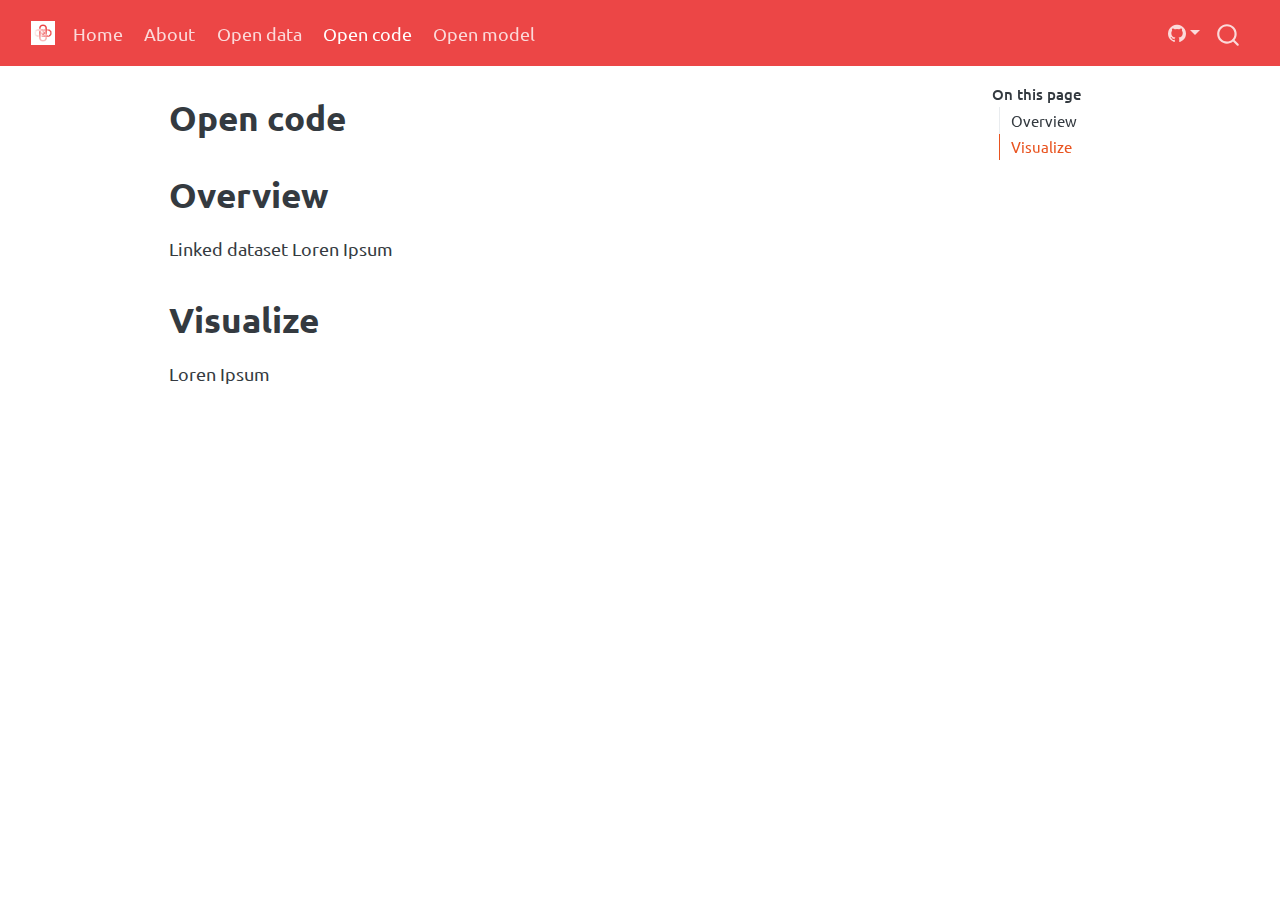
<file: docs/site/open_code.html>
<!DOCTYPE html>
<html xmlns="http://www.w3.org/1999/xhtml" lang="en" xml:lang="en"><head>

<meta charset="utf-8">
<meta name="generator" content="quarto-1.4.551">

<meta name="viewport" content="width=device-width, initial-scale=1.0, user-scalable=yes">


<title>The Project CCHAIN Dataset - Open code</title>
<style>
code{white-space: pre-wrap;}
span.smallcaps{font-variant: small-caps;}
div.columns{display: flex; gap: min(4vw, 1.5em);}
div.column{flex: auto; overflow-x: auto;}
div.hanging-indent{margin-left: 1.5em; text-indent: -1.5em;}
ul.task-list{list-style: none;}
ul.task-list li input[type="checkbox"] {
  width: 0.8em;
  margin: 0 0.8em 0.2em -1em; /* quarto-specific, see https://github.com/quarto-dev/quarto-cli/issues/4556 */ 
  vertical-align: middle;
}
</style>


<script src="../site_libs/quarto-nav/quarto-nav.js"></script>
<script src="../site_libs/quarto-nav/headroom.min.js"></script>
<script src="../site_libs/clipboard/clipboard.min.js"></script>
<script src="../site_libs/quarto-search/autocomplete.umd.js"></script>
<script src="../site_libs/quarto-search/fuse.min.js"></script>
<script src="../site_libs/quarto-search/quarto-search.js"></script>
<meta name="quarto:offset" content="../">
<link href="../site/assets/icon.png" rel="icon" type="image/png">
<script src="../site_libs/quarto-html/quarto.js"></script>
<script src="../site_libs/quarto-html/popper.min.js"></script>
<script src="../site_libs/quarto-html/tippy.umd.min.js"></script>
<script src="../site_libs/quarto-html/anchor.min.js"></script>
<link href="../site_libs/quarto-html/tippy.css" rel="stylesheet">
<link href="../site_libs/quarto-html/quarto-syntax-highlighting.css" rel="stylesheet" id="quarto-text-highlighting-styles">
<script src="../site_libs/bootstrap/bootstrap.min.js"></script>
<link href="../site_libs/bootstrap/bootstrap-icons.css" rel="stylesheet">
<link href="../site_libs/bootstrap/bootstrap.min.css" rel="stylesheet" id="quarto-bootstrap" data-mode="light">
<script id="quarto-search-options" type="application/json">{
  "location": "navbar",
  "copy-button": false,
  "collapse-after": 3,
  "panel-placement": "end",
  "type": "overlay",
  "limit": 50,
  "keyboard-shortcut": [
    "f",
    "/",
    "s"
  ],
  "show-item-context": false,
  "language": {
    "search-no-results-text": "No results",
    "search-matching-documents-text": "matching documents",
    "search-copy-link-title": "Copy link to search",
    "search-hide-matches-text": "Hide additional matches",
    "search-more-match-text": "more match in this document",
    "search-more-matches-text": "more matches in this document",
    "search-clear-button-title": "Clear",
    "search-text-placeholder": "",
    "search-detached-cancel-button-title": "Cancel",
    "search-submit-button-title": "Submit",
    "search-label": "Search"
  }
}</script>


<meta property="og:title" content="The Project CCHAIN Dataset - Open code">
<meta property="og:description" content="">
<meta property="og:site_name" content="The Project CCHAIN Dataset">
<meta name="twitter:title" content="The Project CCHAIN Dataset - Open code">
<meta name="twitter:description" content="">
<meta name="twitter:card" content="summary">
</head>

<body class="nav-fixed">

<div id="quarto-search-results"></div>
  <header id="quarto-header" class="headroom fixed-top">
    <nav class="navbar navbar-expand-lg " data-bs-theme="dark">
      <div class="navbar-container container-fluid">
      <div class="navbar-brand-container mx-auto">
    <a href="../index.html" class="navbar-brand navbar-brand-logo">
    <img src="../site/assets/icon.png" alt="" class="navbar-logo">
    </a>
  </div>
            <div id="quarto-search" class="" title="Search"></div>
          <button class="navbar-toggler" type="button" data-bs-toggle="collapse" data-bs-target="#navbarCollapse" aria-controls="navbarCollapse" aria-expanded="false" aria-label="Toggle navigation" onclick="if (window.quartoToggleHeadroom) { window.quartoToggleHeadroom(); }">
  <span class="navbar-toggler-icon"></span>
</button>
          <div class="collapse navbar-collapse" id="navbarCollapse">
            <ul class="navbar-nav navbar-nav-scroll me-auto">
  <li class="nav-item">
    <a class="nav-link" href="../site/index.html"> 
<span class="menu-text">Home</span></a>
  </li>  
  <li class="nav-item">
    <a class="nav-link" href="../site/about.html"> 
<span class="menu-text">About</span></a>
  </li>  
  <li class="nav-item">
    <a class="nav-link" href="../site/open_data.html"> 
<span class="menu-text">Open data</span></a>
  </li>  
  <li class="nav-item">
    <a class="nav-link active" href="../site/open_code.html" aria-current="page"> 
<span class="menu-text">Open code</span></a>
  </li>  
  <li class="nav-item">
    <a class="nav-link" href="../site/open_model.html"> 
<span class="menu-text">Open model</span></a>
  </li>  
</ul>
          </div> <!-- /navcollapse -->
          <div class="quarto-navbar-tools">
    <div class="dropdown">
      <a href="" title="" id="quarto-navigation-tool-dropdown-0" class="quarto-navigation-tool dropdown-toggle px-1" data-bs-toggle="dropdown" aria-expanded="false" aria-label=""><i class="bi bi-github"></i></a>
      <ul class="dropdown-menu" aria-labelledby="quarto-navigation-tool-dropdown-0">
          <li>
            <a class="dropdown-item quarto-navbar-tools-item" href="https://code.com">
            Source Code
            </a>
          </li>
          <li>
            <a class="dropdown-item quarto-navbar-tools-item" href="https://bugs.com">
            Report a Bug
            </a>
          </li>
      </ul>
    </div>
</div>
      </div> <!-- /container-fluid -->
    </nav>
</header>
<!-- content -->
<div id="quarto-content" class="quarto-container page-columns page-rows-contents page-layout-article page-navbar">
<!-- sidebar -->
<!-- margin-sidebar -->
    <div id="quarto-margin-sidebar" class="sidebar margin-sidebar">
        <nav id="TOC" role="doc-toc" class="toc-active">
    <h2 id="toc-title">On this page</h2>
   
  <ul>
  <li><a href="#overview" id="toc-overview" class="nav-link active" data-scroll-target="#overview">Overview</a></li>
  <li><a href="#visualize" id="toc-visualize" class="nav-link" data-scroll-target="#visualize">Visualize</a></li>
  </ul>
</nav>
    </div>
<!-- main -->
<main class="content" id="quarto-document-content">

<header id="title-block-header" class="quarto-title-block default">
<div class="quarto-title">
<h1 class="title">Open code</h1>
</div>



<div class="quarto-title-meta">

    
  
    
  </div>
  


</header>


<section id="overview" class="level1">
<h1>Overview</h1>
<p>Linked dataset Loren Ipsum</p>
</section>
<section id="visualize" class="level1">
<h1>Visualize</h1>
<p>Loren Ipsum</p>


</section>

</main> <!-- /main -->
<script id="quarto-html-after-body" type="application/javascript">
window.document.addEventListener("DOMContentLoaded", function (event) {
  const toggleBodyColorMode = (bsSheetEl) => {
    const mode = bsSheetEl.getAttribute("data-mode");
    const bodyEl = window.document.querySelector("body");
    if (mode === "dark") {
      bodyEl.classList.add("quarto-dark");
      bodyEl.classList.remove("quarto-light");
    } else {
      bodyEl.classList.add("quarto-light");
      bodyEl.classList.remove("quarto-dark");
    }
  }
  const toggleBodyColorPrimary = () => {
    const bsSheetEl = window.document.querySelector("link#quarto-bootstrap");
    if (bsSheetEl) {
      toggleBodyColorMode(bsSheetEl);
    }
  }
  toggleBodyColorPrimary();  
  const icon = "";
  const anchorJS = new window.AnchorJS();
  anchorJS.options = {
    placement: 'right',
    icon: icon
  };
  anchorJS.add('.anchored');
  const isCodeAnnotation = (el) => {
    for (const clz of el.classList) {
      if (clz.startsWith('code-annotation-')) {                     
        return true;
      }
    }
    return false;
  }
  const clipboard = new window.ClipboardJS('.code-copy-button', {
    text: function(trigger) {
      const codeEl = trigger.previousElementSibling.cloneNode(true);
      for (const childEl of codeEl.children) {
        if (isCodeAnnotation(childEl)) {
          childEl.remove();
        }
      }
      return codeEl.innerText;
    }
  });
  clipboard.on('success', function(e) {
    // button target
    const button = e.trigger;
    // don't keep focus
    button.blur();
    // flash "checked"
    button.classList.add('code-copy-button-checked');
    var currentTitle = button.getAttribute("title");
    button.setAttribute("title", "Copied!");
    let tooltip;
    if (window.bootstrap) {
      button.setAttribute("data-bs-toggle", "tooltip");
      button.setAttribute("data-bs-placement", "left");
      button.setAttribute("data-bs-title", "Copied!");
      tooltip = new bootstrap.Tooltip(button, 
        { trigger: "manual", 
          customClass: "code-copy-button-tooltip",
          offset: [0, -8]});
      tooltip.show();    
    }
    setTimeout(function() {
      if (tooltip) {
        tooltip.hide();
        button.removeAttribute("data-bs-title");
        button.removeAttribute("data-bs-toggle");
        button.removeAttribute("data-bs-placement");
      }
      button.setAttribute("title", currentTitle);
      button.classList.remove('code-copy-button-checked');
    }, 1000);
    // clear code selection
    e.clearSelection();
  });
    var localhostRegex = new RegExp(/^(?:http|https):\/\/localhost\:?[0-9]*\//);
    var mailtoRegex = new RegExp(/^mailto:/);
      var filterRegex = new RegExp('/' + window.location.host + '/');
    var isInternal = (href) => {
        return filterRegex.test(href) || localhostRegex.test(href) || mailtoRegex.test(href);
    }
    // Inspect non-navigation links and adorn them if external
 	var links = window.document.querySelectorAll('a[href]:not(.nav-link):not(.navbar-brand):not(.toc-action):not(.sidebar-link):not(.sidebar-item-toggle):not(.pagination-link):not(.no-external):not([aria-hidden]):not(.dropdown-item):not(.quarto-navigation-tool)');
    for (var i=0; i<links.length; i++) {
      const link = links[i];
      if (!isInternal(link.href)) {
        // undo the damage that might have been done by quarto-nav.js in the case of
        // links that we want to consider external
        if (link.dataset.originalHref !== undefined) {
          link.href = link.dataset.originalHref;
        }
      }
    }
  function tippyHover(el, contentFn, onTriggerFn, onUntriggerFn) {
    const config = {
      allowHTML: true,
      maxWidth: 500,
      delay: 100,
      arrow: false,
      appendTo: function(el) {
          return el.parentElement;
      },
      interactive: true,
      interactiveBorder: 10,
      theme: 'quarto',
      placement: 'bottom-start',
    };
    if (contentFn) {
      config.content = contentFn;
    }
    if (onTriggerFn) {
      config.onTrigger = onTriggerFn;
    }
    if (onUntriggerFn) {
      config.onUntrigger = onUntriggerFn;
    }
    window.tippy(el, config); 
  }
  const noterefs = window.document.querySelectorAll('a[role="doc-noteref"]');
  for (var i=0; i<noterefs.length; i++) {
    const ref = noterefs[i];
    tippyHover(ref, function() {
      // use id or data attribute instead here
      let href = ref.getAttribute('data-footnote-href') || ref.getAttribute('href');
      try { href = new URL(href).hash; } catch {}
      const id = href.replace(/^#\/?/, "");
      const note = window.document.getElementById(id);
      if (note) {
        return note.innerHTML;
      } else {
        return "";
      }
    });
  }
  const xrefs = window.document.querySelectorAll('a.quarto-xref');
  const processXRef = (id, note) => {
    // Strip column container classes
    const stripColumnClz = (el) => {
      el.classList.remove("page-full", "page-columns");
      if (el.children) {
        for (const child of el.children) {
          stripColumnClz(child);
        }
      }
    }
    stripColumnClz(note)
    if (id === null || id.startsWith('sec-')) {
      // Special case sections, only their first couple elements
      const container = document.createElement("div");
      if (note.children && note.children.length > 2) {
        container.appendChild(note.children[0].cloneNode(true));
        for (let i = 1; i < note.children.length; i++) {
          const child = note.children[i];
          if (child.tagName === "P" && child.innerText === "") {
            continue;
          } else {
            container.appendChild(child.cloneNode(true));
            break;
          }
        }
        if (window.Quarto?.typesetMath) {
          window.Quarto.typesetMath(container);
        }
        return container.innerHTML
      } else {
        if (window.Quarto?.typesetMath) {
          window.Quarto.typesetMath(note);
        }
        return note.innerHTML;
      }
    } else {
      // Remove any anchor links if they are present
      const anchorLink = note.querySelector('a.anchorjs-link');
      if (anchorLink) {
        anchorLink.remove();
      }
      if (window.Quarto?.typesetMath) {
        window.Quarto.typesetMath(note);
      }
      // TODO in 1.5, we should make sure this works without a callout special case
      if (note.classList.contains("callout")) {
        return note.outerHTML;
      } else {
        return note.innerHTML;
      }
    }
  }
  for (var i=0; i<xrefs.length; i++) {
    const xref = xrefs[i];
    tippyHover(xref, undefined, function(instance) {
      instance.disable();
      let url = xref.getAttribute('href');
      let hash = undefined; 
      if (url.startsWith('#')) {
        hash = url;
      } else {
        try { hash = new URL(url).hash; } catch {}
      }
      if (hash) {
        const id = hash.replace(/^#\/?/, "");
        const note = window.document.getElementById(id);
        if (note !== null) {
          try {
            const html = processXRef(id, note.cloneNode(true));
            instance.setContent(html);
          } finally {
            instance.enable();
            instance.show();
          }
        } else {
          // See if we can fetch this
          fetch(url.split('#')[0])
          .then(res => res.text())
          .then(html => {
            const parser = new DOMParser();
            const htmlDoc = parser.parseFromString(html, "text/html");
            const note = htmlDoc.getElementById(id);
            if (note !== null) {
              const html = processXRef(id, note);
              instance.setContent(html);
            } 
          }).finally(() => {
            instance.enable();
            instance.show();
          });
        }
      } else {
        // See if we can fetch a full url (with no hash to target)
        // This is a special case and we should probably do some content thinning / targeting
        fetch(url)
        .then(res => res.text())
        .then(html => {
          const parser = new DOMParser();
          const htmlDoc = parser.parseFromString(html, "text/html");
          const note = htmlDoc.querySelector('main.content');
          if (note !== null) {
            // This should only happen for chapter cross references
            // (since there is no id in the URL)
            // remove the first header
            if (note.children.length > 0 && note.children[0].tagName === "HEADER") {
              note.children[0].remove();
            }
            const html = processXRef(null, note);
            instance.setContent(html);
          } 
        }).finally(() => {
          instance.enable();
          instance.show();
        });
      }
    }, function(instance) {
    });
  }
      let selectedAnnoteEl;
      const selectorForAnnotation = ( cell, annotation) => {
        let cellAttr = 'data-code-cell="' + cell + '"';
        let lineAttr = 'data-code-annotation="' +  annotation + '"';
        const selector = 'span[' + cellAttr + '][' + lineAttr + ']';
        return selector;
      }
      const selectCodeLines = (annoteEl) => {
        const doc = window.document;
        const targetCell = annoteEl.getAttribute("data-target-cell");
        const targetAnnotation = annoteEl.getAttribute("data-target-annotation");
        const annoteSpan = window.document.querySelector(selectorForAnnotation(targetCell, targetAnnotation));
        const lines = annoteSpan.getAttribute("data-code-lines").split(",");
        const lineIds = lines.map((line) => {
          return targetCell + "-" + line;
        })
        let top = null;
        let height = null;
        let parent = null;
        if (lineIds.length > 0) {
            //compute the position of the single el (top and bottom and make a div)
            const el = window.document.getElementById(lineIds[0]);
            top = el.offsetTop;
            height = el.offsetHeight;
            parent = el.parentElement.parentElement;
          if (lineIds.length > 1) {
            const lastEl = window.document.getElementById(lineIds[lineIds.length - 1]);
            const bottom = lastEl.offsetTop + lastEl.offsetHeight;
            height = bottom - top;
          }
          if (top !== null && height !== null && parent !== null) {
            // cook up a div (if necessary) and position it 
            let div = window.document.getElementById("code-annotation-line-highlight");
            if (div === null) {
              div = window.document.createElement("div");
              div.setAttribute("id", "code-annotation-line-highlight");
              div.style.position = 'absolute';
              parent.appendChild(div);
            }
            div.style.top = top - 2 + "px";
            div.style.height = height + 4 + "px";
            div.style.left = 0;
            let gutterDiv = window.document.getElementById("code-annotation-line-highlight-gutter");
            if (gutterDiv === null) {
              gutterDiv = window.document.createElement("div");
              gutterDiv.setAttribute("id", "code-annotation-line-highlight-gutter");
              gutterDiv.style.position = 'absolute';
              const codeCell = window.document.getElementById(targetCell);
              const gutter = codeCell.querySelector('.code-annotation-gutter');
              gutter.appendChild(gutterDiv);
            }
            gutterDiv.style.top = top - 2 + "px";
            gutterDiv.style.height = height + 4 + "px";
          }
          selectedAnnoteEl = annoteEl;
        }
      };
      const unselectCodeLines = () => {
        const elementsIds = ["code-annotation-line-highlight", "code-annotation-line-highlight-gutter"];
        elementsIds.forEach((elId) => {
          const div = window.document.getElementById(elId);
          if (div) {
            div.remove();
          }
        });
        selectedAnnoteEl = undefined;
      };
        // Handle positioning of the toggle
    window.addEventListener(
      "resize",
      throttle(() => {
        elRect = undefined;
        if (selectedAnnoteEl) {
          selectCodeLines(selectedAnnoteEl);
        }
      }, 10)
    );
    function throttle(fn, ms) {
    let throttle = false;
    let timer;
      return (...args) => {
        if(!throttle) { // first call gets through
            fn.apply(this, args);
            throttle = true;
        } else { // all the others get throttled
            if(timer) clearTimeout(timer); // cancel #2
            timer = setTimeout(() => {
              fn.apply(this, args);
              timer = throttle = false;
            }, ms);
        }
      };
    }
      // Attach click handler to the DT
      const annoteDls = window.document.querySelectorAll('dt[data-target-cell]');
      for (const annoteDlNode of annoteDls) {
        annoteDlNode.addEventListener('click', (event) => {
          const clickedEl = event.target;
          if (clickedEl !== selectedAnnoteEl) {
            unselectCodeLines();
            const activeEl = window.document.querySelector('dt[data-target-cell].code-annotation-active');
            if (activeEl) {
              activeEl.classList.remove('code-annotation-active');
            }
            selectCodeLines(clickedEl);
            clickedEl.classList.add('code-annotation-active');
          } else {
            // Unselect the line
            unselectCodeLines();
            clickedEl.classList.remove('code-annotation-active');
          }
        });
      }
  const findCites = (el) => {
    const parentEl = el.parentElement;
    if (parentEl) {
      const cites = parentEl.dataset.cites;
      if (cites) {
        return {
          el,
          cites: cites.split(' ')
        };
      } else {
        return findCites(el.parentElement)
      }
    } else {
      return undefined;
    }
  };
  var bibliorefs = window.document.querySelectorAll('a[role="doc-biblioref"]');
  for (var i=0; i<bibliorefs.length; i++) {
    const ref = bibliorefs[i];
    const citeInfo = findCites(ref);
    if (citeInfo) {
      tippyHover(citeInfo.el, function() {
        var popup = window.document.createElement('div');
        citeInfo.cites.forEach(function(cite) {
          var citeDiv = window.document.createElement('div');
          citeDiv.classList.add('hanging-indent');
          citeDiv.classList.add('csl-entry');
          var biblioDiv = window.document.getElementById('ref-' + cite);
          if (biblioDiv) {
            citeDiv.innerHTML = biblioDiv.innerHTML;
          }
          popup.appendChild(citeDiv);
        });
        return popup.innerHTML;
      });
    }
  }
});
</script>
</div> <!-- /content -->




</body></html>
</file>
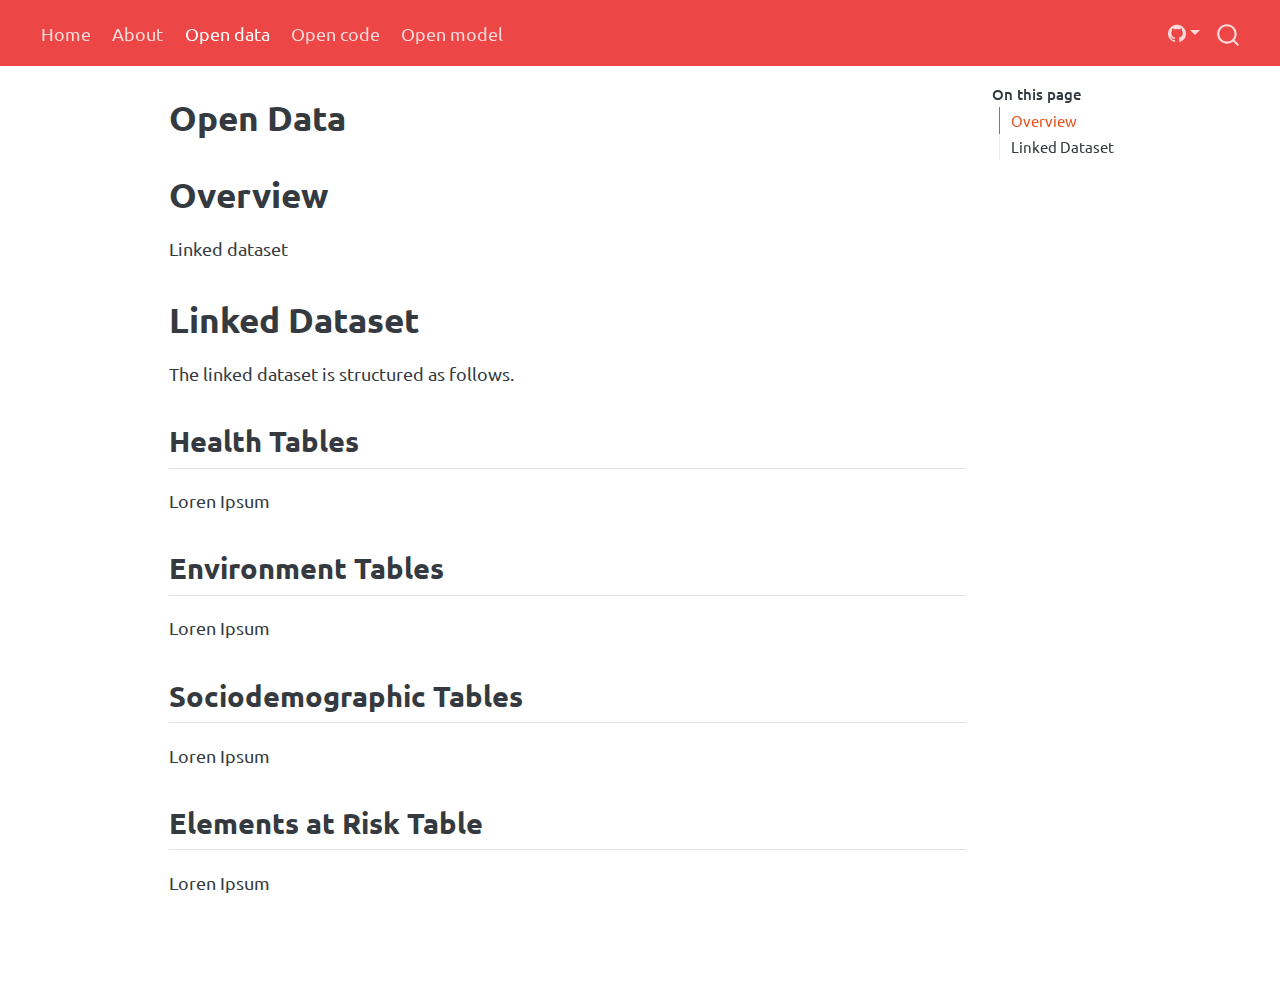
<file: docs/site/open_data.html>
<!DOCTYPE html>
<html xmlns="http://www.w3.org/1999/xhtml" lang="en" xml:lang="en"><head>

<meta charset="utf-8">
<meta name="generator" content="quarto-1.4.551">

<meta name="viewport" content="width=device-width, initial-scale=1.0, user-scalable=yes">


<title>Project CCHAIN - Open Data</title>
<style>
code{white-space: pre-wrap;}
span.smallcaps{font-variant: small-caps;}
div.columns{display: flex; gap: min(4vw, 1.5em);}
div.column{flex: auto; overflow-x: auto;}
div.hanging-indent{margin-left: 1.5em; text-indent: -1.5em;}
ul.task-list{list-style: none;}
ul.task-list li input[type="checkbox"] {
  width: 0.8em;
  margin: 0 0.8em 0.2em -1em; /* quarto-specific, see https://github.com/quarto-dev/quarto-cli/issues/4556 */ 
  vertical-align: middle;
}
</style>


<script src="../site_libs/quarto-nav/quarto-nav.js"></script>
<script src="../site_libs/quarto-nav/headroom.min.js"></script>
<script src="../site_libs/clipboard/clipboard.min.js"></script>
<script src="../site_libs/quarto-search/autocomplete.umd.js"></script>
<script src="../site_libs/quarto-search/fuse.min.js"></script>
<script src="../site_libs/quarto-search/quarto-search.js"></script>
<meta name="quarto:offset" content="../">
<link href="../site/assets/icon.png" rel="icon" type="image/png">
<script src="../site_libs/quarto-html/quarto.js"></script>
<script src="../site_libs/quarto-html/popper.min.js"></script>
<script src="../site_libs/quarto-html/tippy.umd.min.js"></script>
<script src="../site_libs/quarto-html/anchor.min.js"></script>
<link href="../site_libs/quarto-html/tippy.css" rel="stylesheet">
<link href="../site_libs/quarto-html/quarto-syntax-highlighting.css" rel="stylesheet" id="quarto-text-highlighting-styles">
<script src="../site_libs/bootstrap/bootstrap.min.js"></script>
<link href="../site_libs/bootstrap/bootstrap-icons.css" rel="stylesheet">
<link href="../site_libs/bootstrap/bootstrap.min.css" rel="stylesheet" id="quarto-bootstrap" data-mode="light">
<script id="quarto-search-options" type="application/json">{
  "location": "navbar",
  "copy-button": false,
  "collapse-after": 3,
  "panel-placement": "end",
  "type": "overlay",
  "limit": 50,
  "keyboard-shortcut": [
    "f",
    "/",
    "s"
  ],
  "show-item-context": false,
  "language": {
    "search-no-results-text": "No results",
    "search-matching-documents-text": "matching documents",
    "search-copy-link-title": "Copy link to search",
    "search-hide-matches-text": "Hide additional matches",
    "search-more-match-text": "more match in this document",
    "search-more-matches-text": "more matches in this document",
    "search-clear-button-title": "Clear",
    "search-text-placeholder": "",
    "search-detached-cancel-button-title": "Cancel",
    "search-submit-button-title": "Submit",
    "search-label": "Search"
  }
}</script>


<meta property="og:title" content="Project CCHAIN - Open Data">
<meta property="og:description" content="">
<meta property="og:site_name" content="Project CCHAIN">
<meta name="twitter:title" content="Project CCHAIN - Open Data">
<meta name="twitter:description" content="">
<meta name="twitter:card" content="summary">
</head>

<body class="nav-fixed">

<div id="quarto-search-results"></div>
  <header id="quarto-header" class="headroom fixed-top">
    <nav class="navbar navbar-expand-lg " data-bs-theme="dark">
      <div class="navbar-container container-fluid">
            <div id="quarto-search" class="" title="Search"></div>
          <button class="navbar-toggler" type="button" data-bs-toggle="collapse" data-bs-target="#navbarCollapse" aria-controls="navbarCollapse" aria-expanded="false" aria-label="Toggle navigation" onclick="if (window.quartoToggleHeadroom) { window.quartoToggleHeadroom(); }">
  <span class="navbar-toggler-icon"></span>
</button>
          <div class="collapse navbar-collapse" id="navbarCollapse">
            <ul class="navbar-nav navbar-nav-scroll me-auto">
  <li class="nav-item">
    <a class="nav-link" href="../site/index.html"> 
<span class="menu-text">Home</span></a>
  </li>  
  <li class="nav-item">
    <a class="nav-link" href="../site/about.html"> 
<span class="menu-text">About</span></a>
  </li>  
  <li class="nav-item">
    <a class="nav-link active" href="../site/open_data.html" aria-current="page"> 
<span class="menu-text">Open data</span></a>
  </li>  
  <li class="nav-item">
    <a class="nav-link" href="../site/open_code.html"> 
<span class="menu-text">Open code</span></a>
  </li>  
  <li class="nav-item">
    <a class="nav-link" href="../site/open_model.html"> 
<span class="menu-text">Open model</span></a>
  </li>  
</ul>
          </div> <!-- /navcollapse -->
          <div class="quarto-navbar-tools">
    <div class="dropdown">
      <a href="" title="" id="quarto-navigation-tool-dropdown-0" class="quarto-navigation-tool dropdown-toggle px-1" data-bs-toggle="dropdown" aria-expanded="false" aria-label=""><i class="bi bi-github"></i></a>
      <ul class="dropdown-menu" aria-labelledby="quarto-navigation-tool-dropdown-0">
          <li>
            <a class="dropdown-item quarto-navbar-tools-item" href="https://code.com">
            Source Code
            </a>
          </li>
          <li>
            <a class="dropdown-item quarto-navbar-tools-item" href="https://bugs.com">
            Report a Bug
            </a>
          </li>
      </ul>
    </div>
</div>
      </div> <!-- /container-fluid -->
    </nav>
</header>
<!-- content -->
<div id="quarto-content" class="quarto-container page-columns page-rows-contents page-layout-article page-navbar">
<!-- sidebar -->
<!-- margin-sidebar -->
    <div id="quarto-margin-sidebar" class="sidebar margin-sidebar">
        <nav id="TOC" role="doc-toc" class="toc-active">
    <h2 id="toc-title">On this page</h2>
   
  <ul>
  <li><a href="#overview" id="toc-overview" class="nav-link active" data-scroll-target="#overview">Overview</a></li>
  <li><a href="#linked-dataset" id="toc-linked-dataset" class="nav-link" data-scroll-target="#linked-dataset">Linked Dataset</a>
  <ul class="collapse">
  <li><a href="#health-tables" id="toc-health-tables" class="nav-link" data-scroll-target="#health-tables">Health Tables</a></li>
  <li><a href="#environment-tables" id="toc-environment-tables" class="nav-link" data-scroll-target="#environment-tables">Environment Tables</a></li>
  <li><a href="#sociodemographic-tables" id="toc-sociodemographic-tables" class="nav-link" data-scroll-target="#sociodemographic-tables">Sociodemographic Tables</a></li>
  <li><a href="#elements-at-risk-table" id="toc-elements-at-risk-table" class="nav-link" data-scroll-target="#elements-at-risk-table">Elements at Risk Table</a></li>
  </ul></li>
  </ul>
</nav>
    </div>
<!-- main -->
<main class="content" id="quarto-document-content">

<header id="title-block-header" class="quarto-title-block default">
<div class="quarto-title">
<h1 class="title">Open Data</h1>
</div>



<div class="quarto-title-meta">

    
  
    
  </div>
  


</header>


<section id="overview" class="level1">
<h1>Overview</h1>
<p>Linked dataset</p>
</section>
<section id="linked-dataset" class="level1">
<h1>Linked Dataset</h1>
<p>The linked dataset is structured as follows.</p>
<section id="health-tables" class="level2">
<h2 class="anchored" data-anchor-id="health-tables">Health Tables</h2>
<p>Loren Ipsum</p>
</section>
<section id="environment-tables" class="level2">
<h2 class="anchored" data-anchor-id="environment-tables">Environment Tables</h2>
<p>Loren Ipsum</p>
</section>
<section id="sociodemographic-tables" class="level2">
<h2 class="anchored" data-anchor-id="sociodemographic-tables">Sociodemographic Tables</h2>
<p>Loren Ipsum</p>
</section>
<section id="elements-at-risk-table" class="level2">
<h2 class="anchored" data-anchor-id="elements-at-risk-table">Elements at Risk Table</h2>
<p>Loren Ipsum</p>


</section>
</section>

</main> <!-- /main -->
<script id="quarto-html-after-body" type="application/javascript">
window.document.addEventListener("DOMContentLoaded", function (event) {
  const toggleBodyColorMode = (bsSheetEl) => {
    const mode = bsSheetEl.getAttribute("data-mode");
    const bodyEl = window.document.querySelector("body");
    if (mode === "dark") {
      bodyEl.classList.add("quarto-dark");
      bodyEl.classList.remove("quarto-light");
    } else {
      bodyEl.classList.add("quarto-light");
      bodyEl.classList.remove("quarto-dark");
    }
  }
  const toggleBodyColorPrimary = () => {
    const bsSheetEl = window.document.querySelector("link#quarto-bootstrap");
    if (bsSheetEl) {
      toggleBodyColorMode(bsSheetEl);
    }
  }
  toggleBodyColorPrimary();  
  const icon = "";
  const anchorJS = new window.AnchorJS();
  anchorJS.options = {
    placement: 'right',
    icon: icon
  };
  anchorJS.add('.anchored');
  const isCodeAnnotation = (el) => {
    for (const clz of el.classList) {
      if (clz.startsWith('code-annotation-')) {                     
        return true;
      }
    }
    return false;
  }
  const clipboard = new window.ClipboardJS('.code-copy-button', {
    text: function(trigger) {
      const codeEl = trigger.previousElementSibling.cloneNode(true);
      for (const childEl of codeEl.children) {
        if (isCodeAnnotation(childEl)) {
          childEl.remove();
        }
      }
      return codeEl.innerText;
    }
  });
  clipboard.on('success', function(e) {
    // button target
    const button = e.trigger;
    // don't keep focus
    button.blur();
    // flash "checked"
    button.classList.add('code-copy-button-checked');
    var currentTitle = button.getAttribute("title");
    button.setAttribute("title", "Copied!");
    let tooltip;
    if (window.bootstrap) {
      button.setAttribute("data-bs-toggle", "tooltip");
      button.setAttribute("data-bs-placement", "left");
      button.setAttribute("data-bs-title", "Copied!");
      tooltip = new bootstrap.Tooltip(button, 
        { trigger: "manual", 
          customClass: "code-copy-button-tooltip",
          offset: [0, -8]});
      tooltip.show();    
    }
    setTimeout(function() {
      if (tooltip) {
        tooltip.hide();
        button.removeAttribute("data-bs-title");
        button.removeAttribute("data-bs-toggle");
        button.removeAttribute("data-bs-placement");
      }
      button.setAttribute("title", currentTitle);
      button.classList.remove('code-copy-button-checked');
    }, 1000);
    // clear code selection
    e.clearSelection();
  });
    var localhostRegex = new RegExp(/^(?:http|https):\/\/localhost\:?[0-9]*\//);
    var mailtoRegex = new RegExp(/^mailto:/);
      var filterRegex = new RegExp('/' + window.location.host + '/');
    var isInternal = (href) => {
        return filterRegex.test(href) || localhostRegex.test(href) || mailtoRegex.test(href);
    }
    // Inspect non-navigation links and adorn them if external
 	var links = window.document.querySelectorAll('a[href]:not(.nav-link):not(.navbar-brand):not(.toc-action):not(.sidebar-link):not(.sidebar-item-toggle):not(.pagination-link):not(.no-external):not([aria-hidden]):not(.dropdown-item):not(.quarto-navigation-tool)');
    for (var i=0; i<links.length; i++) {
      const link = links[i];
      if (!isInternal(link.href)) {
        // undo the damage that might have been done by quarto-nav.js in the case of
        // links that we want to consider external
        if (link.dataset.originalHref !== undefined) {
          link.href = link.dataset.originalHref;
        }
      }
    }
  function tippyHover(el, contentFn, onTriggerFn, onUntriggerFn) {
    const config = {
      allowHTML: true,
      maxWidth: 500,
      delay: 100,
      arrow: false,
      appendTo: function(el) {
          return el.parentElement;
      },
      interactive: true,
      interactiveBorder: 10,
      theme: 'quarto',
      placement: 'bottom-start',
    };
    if (contentFn) {
      config.content = contentFn;
    }
    if (onTriggerFn) {
      config.onTrigger = onTriggerFn;
    }
    if (onUntriggerFn) {
      config.onUntrigger = onUntriggerFn;
    }
    window.tippy(el, config); 
  }
  const noterefs = window.document.querySelectorAll('a[role="doc-noteref"]');
  for (var i=0; i<noterefs.length; i++) {
    const ref = noterefs[i];
    tippyHover(ref, function() {
      // use id or data attribute instead here
      let href = ref.getAttribute('data-footnote-href') || ref.getAttribute('href');
      try { href = new URL(href).hash; } catch {}
      const id = href.replace(/^#\/?/, "");
      const note = window.document.getElementById(id);
      if (note) {
        return note.innerHTML;
      } else {
        return "";
      }
    });
  }
  const xrefs = window.document.querySelectorAll('a.quarto-xref');
  const processXRef = (id, note) => {
    // Strip column container classes
    const stripColumnClz = (el) => {
      el.classList.remove("page-full", "page-columns");
      if (el.children) {
        for (const child of el.children) {
          stripColumnClz(child);
        }
      }
    }
    stripColumnClz(note)
    if (id === null || id.startsWith('sec-')) {
      // Special case sections, only their first couple elements
      const container = document.createElement("div");
      if (note.children && note.children.length > 2) {
        container.appendChild(note.children[0].cloneNode(true));
        for (let i = 1; i < note.children.length; i++) {
          const child = note.children[i];
          if (child.tagName === "P" && child.innerText === "") {
            continue;
          } else {
            container.appendChild(child.cloneNode(true));
            break;
          }
        }
        if (window.Quarto?.typesetMath) {
          window.Quarto.typesetMath(container);
        }
        return container.innerHTML
      } else {
        if (window.Quarto?.typesetMath) {
          window.Quarto.typesetMath(note);
        }
        return note.innerHTML;
      }
    } else {
      // Remove any anchor links if they are present
      const anchorLink = note.querySelector('a.anchorjs-link');
      if (anchorLink) {
        anchorLink.remove();
      }
      if (window.Quarto?.typesetMath) {
        window.Quarto.typesetMath(note);
      }
      // TODO in 1.5, we should make sure this works without a callout special case
      if (note.classList.contains("callout")) {
        return note.outerHTML;
      } else {
        return note.innerHTML;
      }
    }
  }
  for (var i=0; i<xrefs.length; i++) {
    const xref = xrefs[i];
    tippyHover(xref, undefined, function(instance) {
      instance.disable();
      let url = xref.getAttribute('href');
      let hash = undefined; 
      if (url.startsWith('#')) {
        hash = url;
      } else {
        try { hash = new URL(url).hash; } catch {}
      }
      if (hash) {
        const id = hash.replace(/^#\/?/, "");
        const note = window.document.getElementById(id);
        if (note !== null) {
          try {
            const html = processXRef(id, note.cloneNode(true));
            instance.setContent(html);
          } finally {
            instance.enable();
            instance.show();
          }
        } else {
          // See if we can fetch this
          fetch(url.split('#')[0])
          .then(res => res.text())
          .then(html => {
            const parser = new DOMParser();
            const htmlDoc = parser.parseFromString(html, "text/html");
            const note = htmlDoc.getElementById(id);
            if (note !== null) {
              const html = processXRef(id, note);
              instance.setContent(html);
            } 
          }).finally(() => {
            instance.enable();
            instance.show();
          });
        }
      } else {
        // See if we can fetch a full url (with no hash to target)
        // This is a special case and we should probably do some content thinning / targeting
        fetch(url)
        .then(res => res.text())
        .then(html => {
          const parser = new DOMParser();
          const htmlDoc = parser.parseFromString(html, "text/html");
          const note = htmlDoc.querySelector('main.content');
          if (note !== null) {
            // This should only happen for chapter cross references
            // (since there is no id in the URL)
            // remove the first header
            if (note.children.length > 0 && note.children[0].tagName === "HEADER") {
              note.children[0].remove();
            }
            const html = processXRef(null, note);
            instance.setContent(html);
          } 
        }).finally(() => {
          instance.enable();
          instance.show();
        });
      }
    }, function(instance) {
    });
  }
      let selectedAnnoteEl;
      const selectorForAnnotation = ( cell, annotation) => {
        let cellAttr = 'data-code-cell="' + cell + '"';
        let lineAttr = 'data-code-annotation="' +  annotation + '"';
        const selector = 'span[' + cellAttr + '][' + lineAttr + ']';
        return selector;
      }
      const selectCodeLines = (annoteEl) => {
        const doc = window.document;
        const targetCell = annoteEl.getAttribute("data-target-cell");
        const targetAnnotation = annoteEl.getAttribute("data-target-annotation");
        const annoteSpan = window.document.querySelector(selectorForAnnotation(targetCell, targetAnnotation));
        const lines = annoteSpan.getAttribute("data-code-lines").split(",");
        const lineIds = lines.map((line) => {
          return targetCell + "-" + line;
        })
        let top = null;
        let height = null;
        let parent = null;
        if (lineIds.length > 0) {
            //compute the position of the single el (top and bottom and make a div)
            const el = window.document.getElementById(lineIds[0]);
            top = el.offsetTop;
            height = el.offsetHeight;
            parent = el.parentElement.parentElement;
          if (lineIds.length > 1) {
            const lastEl = window.document.getElementById(lineIds[lineIds.length - 1]);
            const bottom = lastEl.offsetTop + lastEl.offsetHeight;
            height = bottom - top;
          }
          if (top !== null && height !== null && parent !== null) {
            // cook up a div (if necessary) and position it 
            let div = window.document.getElementById("code-annotation-line-highlight");
            if (div === null) {
              div = window.document.createElement("div");
              div.setAttribute("id", "code-annotation-line-highlight");
              div.style.position = 'absolute';
              parent.appendChild(div);
            }
            div.style.top = top - 2 + "px";
            div.style.height = height + 4 + "px";
            div.style.left = 0;
            let gutterDiv = window.document.getElementById("code-annotation-line-highlight-gutter");
            if (gutterDiv === null) {
              gutterDiv = window.document.createElement("div");
              gutterDiv.setAttribute("id", "code-annotation-line-highlight-gutter");
              gutterDiv.style.position = 'absolute';
              const codeCell = window.document.getElementById(targetCell);
              const gutter = codeCell.querySelector('.code-annotation-gutter');
              gutter.appendChild(gutterDiv);
            }
            gutterDiv.style.top = top - 2 + "px";
            gutterDiv.style.height = height + 4 + "px";
          }
          selectedAnnoteEl = annoteEl;
        }
      };
      const unselectCodeLines = () => {
        const elementsIds = ["code-annotation-line-highlight", "code-annotation-line-highlight-gutter"];
        elementsIds.forEach((elId) => {
          const div = window.document.getElementById(elId);
          if (div) {
            div.remove();
          }
        });
        selectedAnnoteEl = undefined;
      };
        // Handle positioning of the toggle
    window.addEventListener(
      "resize",
      throttle(() => {
        elRect = undefined;
        if (selectedAnnoteEl) {
          selectCodeLines(selectedAnnoteEl);
        }
      }, 10)
    );
    function throttle(fn, ms) {
    let throttle = false;
    let timer;
      return (...args) => {
        if(!throttle) { // first call gets through
            fn.apply(this, args);
            throttle = true;
        } else { // all the others get throttled
            if(timer) clearTimeout(timer); // cancel #2
            timer = setTimeout(() => {
              fn.apply(this, args);
              timer = throttle = false;
            }, ms);
        }
      };
    }
      // Attach click handler to the DT
      const annoteDls = window.document.querySelectorAll('dt[data-target-cell]');
      for (const annoteDlNode of annoteDls) {
        annoteDlNode.addEventListener('click', (event) => {
          const clickedEl = event.target;
          if (clickedEl !== selectedAnnoteEl) {
            unselectCodeLines();
            const activeEl = window.document.querySelector('dt[data-target-cell].code-annotation-active');
            if (activeEl) {
              activeEl.classList.remove('code-annotation-active');
            }
            selectCodeLines(clickedEl);
            clickedEl.classList.add('code-annotation-active');
          } else {
            // Unselect the line
            unselectCodeLines();
            clickedEl.classList.remove('code-annotation-active');
          }
        });
      }
  const findCites = (el) => {
    const parentEl = el.parentElement;
    if (parentEl) {
      const cites = parentEl.dataset.cites;
      if (cites) {
        return {
          el,
          cites: cites.split(' ')
        };
      } else {
        return findCites(el.parentElement)
      }
    } else {
      return undefined;
    }
  };
  var bibliorefs = window.document.querySelectorAll('a[role="doc-biblioref"]');
  for (var i=0; i<bibliorefs.length; i++) {
    const ref = bibliorefs[i];
    const citeInfo = findCites(ref);
    if (citeInfo) {
      tippyHover(citeInfo.el, function() {
        var popup = window.document.createElement('div');
        citeInfo.cites.forEach(function(cite) {
          var citeDiv = window.document.createElement('div');
          citeDiv.classList.add('hanging-indent');
          citeDiv.classList.add('csl-entry');
          var biblioDiv = window.document.getElementById('ref-' + cite);
          if (biblioDiv) {
            citeDiv.innerHTML = biblioDiv.innerHTML;
          }
          popup.appendChild(citeDiv);
        });
        return popup.innerHTML;
      });
    }
  }
});
</script>
</div> <!-- /content -->




</body></html>
</file>
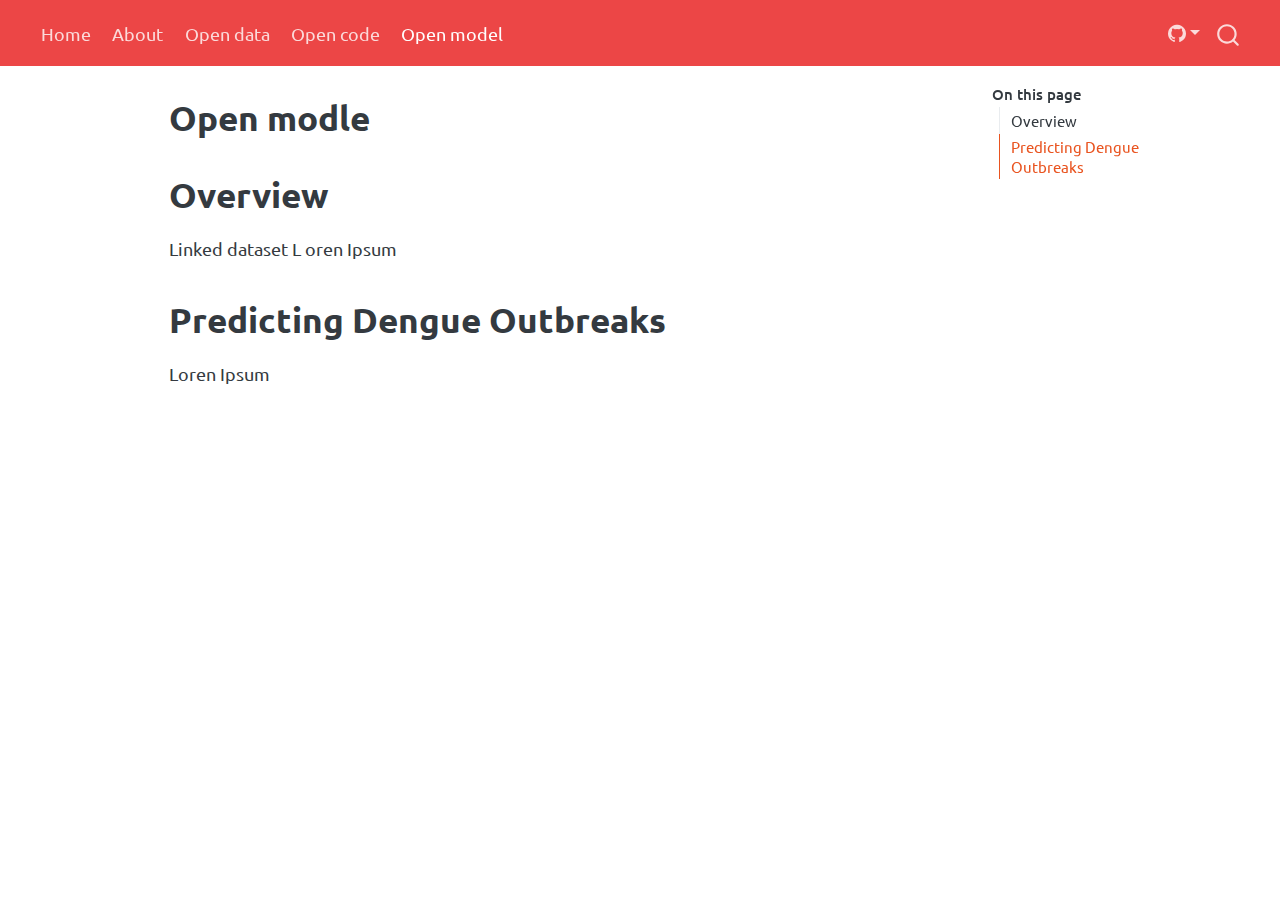
<file: docs/site/open_model.html>
<!DOCTYPE html>
<html xmlns="http://www.w3.org/1999/xhtml" lang="en" xml:lang="en"><head>

<meta charset="utf-8">
<meta name="generator" content="quarto-1.4.551">

<meta name="viewport" content="width=device-width, initial-scale=1.0, user-scalable=yes">


<title>The Project CCHAIN Dataset - Open modle</title>
<style>
code{white-space: pre-wrap;}
span.smallcaps{font-variant: small-caps;}
div.columns{display: flex; gap: min(4vw, 1.5em);}
div.column{flex: auto; overflow-x: auto;}
div.hanging-indent{margin-left: 1.5em; text-indent: -1.5em;}
ul.task-list{list-style: none;}
ul.task-list li input[type="checkbox"] {
  width: 0.8em;
  margin: 0 0.8em 0.2em -1em; /* quarto-specific, see https://github.com/quarto-dev/quarto-cli/issues/4556 */ 
  vertical-align: middle;
}
</style>


<script src="../site_libs/quarto-nav/quarto-nav.js"></script>
<script src="../site_libs/quarto-nav/headroom.min.js"></script>
<script src="../site_libs/clipboard/clipboard.min.js"></script>
<script src="../site_libs/quarto-search/autocomplete.umd.js"></script>
<script src="../site_libs/quarto-search/fuse.min.js"></script>
<script src="../site_libs/quarto-search/quarto-search.js"></script>
<meta name="quarto:offset" content="../">
<script src="../site_libs/quarto-html/quarto.js"></script>
<script src="../site_libs/quarto-html/popper.min.js"></script>
<script src="../site_libs/quarto-html/tippy.umd.min.js"></script>
<script src="../site_libs/quarto-html/anchor.min.js"></script>
<link href="../site_libs/quarto-html/tippy.css" rel="stylesheet">
<link href="../site_libs/quarto-html/quarto-syntax-highlighting.css" rel="stylesheet" id="quarto-text-highlighting-styles">
<script src="../site_libs/bootstrap/bootstrap.min.js"></script>
<link href="../site_libs/bootstrap/bootstrap-icons.css" rel="stylesheet">
<link href="../site_libs/bootstrap/bootstrap.min.css" rel="stylesheet" id="quarto-bootstrap" data-mode="light">
<script id="quarto-search-options" type="application/json">{
  "location": "navbar",
  "copy-button": false,
  "collapse-after": 3,
  "panel-placement": "end",
  "type": "overlay",
  "limit": 50,
  "keyboard-shortcut": [
    "f",
    "/",
    "s"
  ],
  "show-item-context": false,
  "language": {
    "search-no-results-text": "No results",
    "search-matching-documents-text": "matching documents",
    "search-copy-link-title": "Copy link to search",
    "search-hide-matches-text": "Hide additional matches",
    "search-more-match-text": "more match in this document",
    "search-more-matches-text": "more matches in this document",
    "search-clear-button-title": "Clear",
    "search-text-placeholder": "",
    "search-detached-cancel-button-title": "Cancel",
    "search-submit-button-title": "Submit",
    "search-label": "Search"
  }
}</script>


</head>

<body class="nav-fixed">

<div id="quarto-search-results"></div>
  <header id="quarto-header" class="headroom fixed-top">
    <nav class="navbar navbar-expand-lg " data-bs-theme="dark">
      <div class="navbar-container container-fluid">
            <div id="quarto-search" class="" title="Search"></div>
          <button class="navbar-toggler" type="button" data-bs-toggle="collapse" data-bs-target="#navbarCollapse" aria-controls="navbarCollapse" aria-expanded="false" aria-label="Toggle navigation" onclick="if (window.quartoToggleHeadroom) { window.quartoToggleHeadroom(); }">
  <span class="navbar-toggler-icon"></span>
</button>
          <div class="collapse navbar-collapse" id="navbarCollapse">
            <ul class="navbar-nav navbar-nav-scroll me-auto">
  <li class="nav-item">
    <a class="nav-link" href="../site/index.html"> 
<span class="menu-text">Home</span></a>
  </li>  
  <li class="nav-item">
    <a class="nav-link" href="../site/about.html"> 
<span class="menu-text">About</span></a>
  </li>  
  <li class="nav-item">
    <a class="nav-link" href="../site/open_data.html"> 
<span class="menu-text">Open data</span></a>
  </li>  
  <li class="nav-item">
    <a class="nav-link" href="../site/open_code.html"> 
<span class="menu-text">Open code</span></a>
  </li>  
  <li class="nav-item">
    <a class="nav-link active" href="../site/open_model.html" aria-current="page"> 
<span class="menu-text">Open model</span></a>
  </li>  
</ul>
          </div> <!-- /navcollapse -->
          <div class="quarto-navbar-tools">
    <div class="dropdown">
      <a href="" title="" id="quarto-navigation-tool-dropdown-0" class="quarto-navigation-tool dropdown-toggle px-1" data-bs-toggle="dropdown" aria-expanded="false" aria-label=""><i class="bi bi-github"></i></a>
      <ul class="dropdown-menu" aria-labelledby="quarto-navigation-tool-dropdown-0">
          <li>
            <a class="dropdown-item quarto-navbar-tools-item" href="https://code.com">
            Source Code
            </a>
          </li>
          <li>
            <a class="dropdown-item quarto-navbar-tools-item" href="https://bugs.com">
            Report a Bug
            </a>
          </li>
      </ul>
    </div>
</div>
      </div> <!-- /container-fluid -->
    </nav>
</header>
<!-- content -->
<div id="quarto-content" class="quarto-container page-columns page-rows-contents page-layout-article page-navbar">
<!-- sidebar -->
<!-- margin-sidebar -->
    <div id="quarto-margin-sidebar" class="sidebar margin-sidebar">
        <nav id="TOC" role="doc-toc" class="toc-active">
    <h2 id="toc-title">On this page</h2>
   
  <ul>
  <li><a href="#overview" id="toc-overview" class="nav-link active" data-scroll-target="#overview">Overview</a></li>
  <li><a href="#predicting-dengue-outbreaks" id="toc-predicting-dengue-outbreaks" class="nav-link" data-scroll-target="#predicting-dengue-outbreaks">Predicting Dengue Outbreaks</a></li>
  </ul>
</nav>
    </div>
<!-- main -->
<main class="content" id="quarto-document-content">

<header id="title-block-header" class="quarto-title-block default">
<div class="quarto-title">
<h1 class="title">Open modle</h1>
</div>



<div class="quarto-title-meta">

    
  
    
  </div>
  


</header>


<section id="overview" class="level1">
<h1>Overview</h1>
<p>Linked dataset L oren Ipsum</p>
</section>
<section id="predicting-dengue-outbreaks" class="level1">
<h1>Predicting Dengue Outbreaks</h1>
<p>Loren Ipsum</p>


</section>

</main> <!-- /main -->
<script id="quarto-html-after-body" type="application/javascript">
window.document.addEventListener("DOMContentLoaded", function (event) {
  const toggleBodyColorMode = (bsSheetEl) => {
    const mode = bsSheetEl.getAttribute("data-mode");
    const bodyEl = window.document.querySelector("body");
    if (mode === "dark") {
      bodyEl.classList.add("quarto-dark");
      bodyEl.classList.remove("quarto-light");
    } else {
      bodyEl.classList.add("quarto-light");
      bodyEl.classList.remove("quarto-dark");
    }
  }
  const toggleBodyColorPrimary = () => {
    const bsSheetEl = window.document.querySelector("link#quarto-bootstrap");
    if (bsSheetEl) {
      toggleBodyColorMode(bsSheetEl);
    }
  }
  toggleBodyColorPrimary();  
  const icon = "";
  const anchorJS = new window.AnchorJS();
  anchorJS.options = {
    placement: 'right',
    icon: icon
  };
  anchorJS.add('.anchored');
  const isCodeAnnotation = (el) => {
    for (const clz of el.classList) {
      if (clz.startsWith('code-annotation-')) {                     
        return true;
      }
    }
    return false;
  }
  const clipboard = new window.ClipboardJS('.code-copy-button', {
    text: function(trigger) {
      const codeEl = trigger.previousElementSibling.cloneNode(true);
      for (const childEl of codeEl.children) {
        if (isCodeAnnotation(childEl)) {
          childEl.remove();
        }
      }
      return codeEl.innerText;
    }
  });
  clipboard.on('success', function(e) {
    // button target
    const button = e.trigger;
    // don't keep focus
    button.blur();
    // flash "checked"
    button.classList.add('code-copy-button-checked');
    var currentTitle = button.getAttribute("title");
    button.setAttribute("title", "Copied!");
    let tooltip;
    if (window.bootstrap) {
      button.setAttribute("data-bs-toggle", "tooltip");
      button.setAttribute("data-bs-placement", "left");
      button.setAttribute("data-bs-title", "Copied!");
      tooltip = new bootstrap.Tooltip(button, 
        { trigger: "manual", 
          customClass: "code-copy-button-tooltip",
          offset: [0, -8]});
      tooltip.show();    
    }
    setTimeout(function() {
      if (tooltip) {
        tooltip.hide();
        button.removeAttribute("data-bs-title");
        button.removeAttribute("data-bs-toggle");
        button.removeAttribute("data-bs-placement");
      }
      button.setAttribute("title", currentTitle);
      button.classList.remove('code-copy-button-checked');
    }, 1000);
    // clear code selection
    e.clearSelection();
  });
    var localhostRegex = new RegExp(/^(?:http|https):\/\/localhost\:?[0-9]*\//);
    var mailtoRegex = new RegExp(/^mailto:/);
      var filterRegex = new RegExp('/' + window.location.host + '/');
    var isInternal = (href) => {
        return filterRegex.test(href) || localhostRegex.test(href) || mailtoRegex.test(href);
    }
    // Inspect non-navigation links and adorn them if external
 	var links = window.document.querySelectorAll('a[href]:not(.nav-link):not(.navbar-brand):not(.toc-action):not(.sidebar-link):not(.sidebar-item-toggle):not(.pagination-link):not(.no-external):not([aria-hidden]):not(.dropdown-item):not(.quarto-navigation-tool)');
    for (var i=0; i<links.length; i++) {
      const link = links[i];
      if (!isInternal(link.href)) {
        // undo the damage that might have been done by quarto-nav.js in the case of
        // links that we want to consider external
        if (link.dataset.originalHref !== undefined) {
          link.href = link.dataset.originalHref;
        }
      }
    }
  function tippyHover(el, contentFn, onTriggerFn, onUntriggerFn) {
    const config = {
      allowHTML: true,
      maxWidth: 500,
      delay: 100,
      arrow: false,
      appendTo: function(el) {
          return el.parentElement;
      },
      interactive: true,
      interactiveBorder: 10,
      theme: 'quarto',
      placement: 'bottom-start',
    };
    if (contentFn) {
      config.content = contentFn;
    }
    if (onTriggerFn) {
      config.onTrigger = onTriggerFn;
    }
    if (onUntriggerFn) {
      config.onUntrigger = onUntriggerFn;
    }
    window.tippy(el, config); 
  }
  const noterefs = window.document.querySelectorAll('a[role="doc-noteref"]');
  for (var i=0; i<noterefs.length; i++) {
    const ref = noterefs[i];
    tippyHover(ref, function() {
      // use id or data attribute instead here
      let href = ref.getAttribute('data-footnote-href') || ref.getAttribute('href');
      try { href = new URL(href).hash; } catch {}
      const id = href.replace(/^#\/?/, "");
      const note = window.document.getElementById(id);
      if (note) {
        return note.innerHTML;
      } else {
        return "";
      }
    });
  }
  const xrefs = window.document.querySelectorAll('a.quarto-xref');
  const processXRef = (id, note) => {
    // Strip column container classes
    const stripColumnClz = (el) => {
      el.classList.remove("page-full", "page-columns");
      if (el.children) {
        for (const child of el.children) {
          stripColumnClz(child);
        }
      }
    }
    stripColumnClz(note)
    if (id === null || id.startsWith('sec-')) {
      // Special case sections, only their first couple elements
      const container = document.createElement("div");
      if (note.children && note.children.length > 2) {
        container.appendChild(note.children[0].cloneNode(true));
        for (let i = 1; i < note.children.length; i++) {
          const child = note.children[i];
          if (child.tagName === "P" && child.innerText === "") {
            continue;
          } else {
            container.appendChild(child.cloneNode(true));
            break;
          }
        }
        if (window.Quarto?.typesetMath) {
          window.Quarto.typesetMath(container);
        }
        return container.innerHTML
      } else {
        if (window.Quarto?.typesetMath) {
          window.Quarto.typesetMath(note);
        }
        return note.innerHTML;
      }
    } else {
      // Remove any anchor links if they are present
      const anchorLink = note.querySelector('a.anchorjs-link');
      if (anchorLink) {
        anchorLink.remove();
      }
      if (window.Quarto?.typesetMath) {
        window.Quarto.typesetMath(note);
      }
      // TODO in 1.5, we should make sure this works without a callout special case
      if (note.classList.contains("callout")) {
        return note.outerHTML;
      } else {
        return note.innerHTML;
      }
    }
  }
  for (var i=0; i<xrefs.length; i++) {
    const xref = xrefs[i];
    tippyHover(xref, undefined, function(instance) {
      instance.disable();
      let url = xref.getAttribute('href');
      let hash = undefined; 
      if (url.startsWith('#')) {
        hash = url;
      } else {
        try { hash = new URL(url).hash; } catch {}
      }
      if (hash) {
        const id = hash.replace(/^#\/?/, "");
        const note = window.document.getElementById(id);
        if (note !== null) {
          try {
            const html = processXRef(id, note.cloneNode(true));
            instance.setContent(html);
          } finally {
            instance.enable();
            instance.show();
          }
        } else {
          // See if we can fetch this
          fetch(url.split('#')[0])
          .then(res => res.text())
          .then(html => {
            const parser = new DOMParser();
            const htmlDoc = parser.parseFromString(html, "text/html");
            const note = htmlDoc.getElementById(id);
            if (note !== null) {
              const html = processXRef(id, note);
              instance.setContent(html);
            } 
          }).finally(() => {
            instance.enable();
            instance.show();
          });
        }
      } else {
        // See if we can fetch a full url (with no hash to target)
        // This is a special case and we should probably do some content thinning / targeting
        fetch(url)
        .then(res => res.text())
        .then(html => {
          const parser = new DOMParser();
          const htmlDoc = parser.parseFromString(html, "text/html");
          const note = htmlDoc.querySelector('main.content');
          if (note !== null) {
            // This should only happen for chapter cross references
            // (since there is no id in the URL)
            // remove the first header
            if (note.children.length > 0 && note.children[0].tagName === "HEADER") {
              note.children[0].remove();
            }
            const html = processXRef(null, note);
            instance.setContent(html);
          } 
        }).finally(() => {
          instance.enable();
          instance.show();
        });
      }
    }, function(instance) {
    });
  }
      let selectedAnnoteEl;
      const selectorForAnnotation = ( cell, annotation) => {
        let cellAttr = 'data-code-cell="' + cell + '"';
        let lineAttr = 'data-code-annotation="' +  annotation + '"';
        const selector = 'span[' + cellAttr + '][' + lineAttr + ']';
        return selector;
      }
      const selectCodeLines = (annoteEl) => {
        const doc = window.document;
        const targetCell = annoteEl.getAttribute("data-target-cell");
        const targetAnnotation = annoteEl.getAttribute("data-target-annotation");
        const annoteSpan = window.document.querySelector(selectorForAnnotation(targetCell, targetAnnotation));
        const lines = annoteSpan.getAttribute("data-code-lines").split(",");
        const lineIds = lines.map((line) => {
          return targetCell + "-" + line;
        })
        let top = null;
        let height = null;
        let parent = null;
        if (lineIds.length > 0) {
            //compute the position of the single el (top and bottom and make a div)
            const el = window.document.getElementById(lineIds[0]);
            top = el.offsetTop;
            height = el.offsetHeight;
            parent = el.parentElement.parentElement;
          if (lineIds.length > 1) {
            const lastEl = window.document.getElementById(lineIds[lineIds.length - 1]);
            const bottom = lastEl.offsetTop + lastEl.offsetHeight;
            height = bottom - top;
          }
          if (top !== null && height !== null && parent !== null) {
            // cook up a div (if necessary) and position it 
            let div = window.document.getElementById("code-annotation-line-highlight");
            if (div === null) {
              div = window.document.createElement("div");
              div.setAttribute("id", "code-annotation-line-highlight");
              div.style.position = 'absolute';
              parent.appendChild(div);
            }
            div.style.top = top - 2 + "px";
            div.style.height = height + 4 + "px";
            div.style.left = 0;
            let gutterDiv = window.document.getElementById("code-annotation-line-highlight-gutter");
            if (gutterDiv === null) {
              gutterDiv = window.document.createElement("div");
              gutterDiv.setAttribute("id", "code-annotation-line-highlight-gutter");
              gutterDiv.style.position = 'absolute';
              const codeCell = window.document.getElementById(targetCell);
              const gutter = codeCell.querySelector('.code-annotation-gutter');
              gutter.appendChild(gutterDiv);
            }
            gutterDiv.style.top = top - 2 + "px";
            gutterDiv.style.height = height + 4 + "px";
          }
          selectedAnnoteEl = annoteEl;
        }
      };
      const unselectCodeLines = () => {
        const elementsIds = ["code-annotation-line-highlight", "code-annotation-line-highlight-gutter"];
        elementsIds.forEach((elId) => {
          const div = window.document.getElementById(elId);
          if (div) {
            div.remove();
          }
        });
        selectedAnnoteEl = undefined;
      };
        // Handle positioning of the toggle
    window.addEventListener(
      "resize",
      throttle(() => {
        elRect = undefined;
        if (selectedAnnoteEl) {
          selectCodeLines(selectedAnnoteEl);
        }
      }, 10)
    );
    function throttle(fn, ms) {
    let throttle = false;
    let timer;
      return (...args) => {
        if(!throttle) { // first call gets through
            fn.apply(this, args);
            throttle = true;
        } else { // all the others get throttled
            if(timer) clearTimeout(timer); // cancel #2
            timer = setTimeout(() => {
              fn.apply(this, args);
              timer = throttle = false;
            }, ms);
        }
      };
    }
      // Attach click handler to the DT
      const annoteDls = window.document.querySelectorAll('dt[data-target-cell]');
      for (const annoteDlNode of annoteDls) {
        annoteDlNode.addEventListener('click', (event) => {
          const clickedEl = event.target;
          if (clickedEl !== selectedAnnoteEl) {
            unselectCodeLines();
            const activeEl = window.document.querySelector('dt[data-target-cell].code-annotation-active');
            if (activeEl) {
              activeEl.classList.remove('code-annotation-active');
            }
            selectCodeLines(clickedEl);
            clickedEl.classList.add('code-annotation-active');
          } else {
            // Unselect the line
            unselectCodeLines();
            clickedEl.classList.remove('code-annotation-active');
          }
        });
      }
  const findCites = (el) => {
    const parentEl = el.parentElement;
    if (parentEl) {
      const cites = parentEl.dataset.cites;
      if (cites) {
        return {
          el,
          cites: cites.split(' ')
        };
      } else {
        return findCites(el.parentElement)
      }
    } else {
      return undefined;
    }
  };
  var bibliorefs = window.document.querySelectorAll('a[role="doc-biblioref"]');
  for (var i=0; i<bibliorefs.length; i++) {
    const ref = bibliorefs[i];
    const citeInfo = findCites(ref);
    if (citeInfo) {
      tippyHover(citeInfo.el, function() {
        var popup = window.document.createElement('div');
        citeInfo.cites.forEach(function(cite) {
          var citeDiv = window.document.createElement('div');
          citeDiv.classList.add('hanging-indent');
          citeDiv.classList.add('csl-entry');
          var biblioDiv = window.document.getElementById('ref-' + cite);
          if (biblioDiv) {
            citeDiv.innerHTML = biblioDiv.innerHTML;
          }
          popup.appendChild(citeDiv);
        });
        return popup.innerHTML;
      });
    }
  }
});
</script>
</div> <!-- /content -->




</body></html>
</file>
<file: docs/site_libs/quarto-html/tippy.css>
.tippy-box[data-animation=fade][data-state=hidden]{opacity:0}[data-tippy-root]{max-width:calc(100vw - 10px)}.tippy-box{position:relative;background-color:#333;color:#fff;border-radius:4px;font-size:14px;line-height:1.4;white-space:normal;outline:0;transition-property:transform,visibility,opacity}.tippy-box[data-placement^=top]>.tippy-arrow{bottom:0}.tippy-box[data-placement^=top]>.tippy-arrow:before{bottom:-7px;left:0;border-width:8px 8px 0;border-top-color:initial;transform-origin:center top}.tippy-box[data-placement^=bottom]>.tippy-arrow{top:0}.tippy-box[data-placement^=bottom]>.tippy-arrow:before{top:-7px;left:0;border-width:0 8px 8px;border-bottom-color:initial;transform-origin:center bottom}.tippy-box[data-placement^=left]>.tippy-arrow{right:0}.tippy-box[data-placement^=left]>.tippy-arrow:before{border-width:8px 0 8px 8px;border-left-color:initial;right:-7px;transform-origin:center left}.tippy-box[data-placement^=right]>.tippy-arrow{left:0}.tippy-box[data-placement^=right]>.tippy-arrow:before{left:-7px;border-width:8px 8px 8px 0;border-right-color:initial;transform-origin:center right}.tippy-box[data-inertia][data-state=visible]{transition-timing-function:cubic-bezier(.54,1.5,.38,1.11)}.tippy-arrow{width:16px;height:16px;color:#333}.tippy-arrow:before{content:"";position:absolute;border-color:transparent;border-style:solid}.tippy-content{position:relative;padding:5px 9px;z-index:1}
</file>
<file: docs/site_libs/quarto-html/quarto-syntax-highlighting.css>
/* quarto syntax highlight colors */
:root {
  --quarto-hl-ot-color: #003B4F;
  --quarto-hl-at-color: #657422;
  --quarto-hl-ss-color: #20794D;
  --quarto-hl-an-color: #5E5E5E;
  --quarto-hl-fu-color: #4758AB;
  --quarto-hl-st-color: #20794D;
  --quarto-hl-cf-color: #003B4F;
  --quarto-hl-op-color: #5E5E5E;
  --quarto-hl-er-color: #AD0000;
  --quarto-hl-bn-color: #AD0000;
  --quarto-hl-al-color: #AD0000;
  --quarto-hl-va-color: #111111;
  --quarto-hl-bu-color: inherit;
  --quarto-hl-ex-color: inherit;
  --quarto-hl-pp-color: #AD0000;
  --quarto-hl-in-color: #5E5E5E;
  --quarto-hl-vs-color: #20794D;
  --quarto-hl-wa-color: #5E5E5E;
  --quarto-hl-do-color: #5E5E5E;
  --quarto-hl-im-color: #00769E;
  --quarto-hl-ch-color: #20794D;
  --quarto-hl-dt-color: #AD0000;
  --quarto-hl-fl-color: #AD0000;
  --quarto-hl-co-color: #5E5E5E;
  --quarto-hl-cv-color: #5E5E5E;
  --quarto-hl-cn-color: #8f5902;
  --quarto-hl-sc-color: #5E5E5E;
  --quarto-hl-dv-color: #AD0000;
  --quarto-hl-kw-color: #003B4F;
}

/* other quarto variables */
:root {
  --quarto-font-monospace: SFMono-Regular, Menlo, Monaco, Consolas, "Liberation Mono", "Courier New", monospace;
}

pre > code.sourceCode > span {
  color: #003B4F;
}

code span {
  color: #003B4F;
}

code.sourceCode > span {
  color: #003B4F;
}

div.sourceCode,
div.sourceCode pre.sourceCode {
  color: #003B4F;
}

code span.ot {
  color: #003B4F;
  font-style: inherit;
}

code span.at {
  color: #657422;
  font-style: inherit;
}

code span.ss {
  color: #20794D;
  font-style: inherit;
}

code span.an {
  color: #5E5E5E;
  font-style: inherit;
}

code span.fu {
  color: #4758AB;
  font-style: inherit;
}

code span.st {
  color: #20794D;
  font-style: inherit;
}

code span.cf {
  color: #003B4F;
  font-style: inherit;
}

code span.op {
  color: #5E5E5E;
  font-style: inherit;
}

code span.er {
  color: #AD0000;
  font-style: inherit;
}

code span.bn {
  color: #AD0000;
  font-style: inherit;
}

code span.al {
  color: #AD0000;
  font-style: inherit;
}

code span.va {
  color: #111111;
  font-style: inherit;
}

code span.bu {
  font-style: inherit;
}

code span.ex {
  font-style: inherit;
}

code span.pp {
  color: #AD0000;
  font-style: inherit;
}

code span.in {
  color: #5E5E5E;
  font-style: inherit;
}

code span.vs {
  color: #20794D;
  font-style: inherit;
}

code span.wa {
  color: #5E5E5E;
  font-style: italic;
}

code span.do {
  color: #5E5E5E;
  font-style: italic;
}

code span.im {
  color: #00769E;
  font-style: inherit;
}

code span.ch {
  color: #20794D;
  font-style: inherit;
}

code span.dt {
  color: #AD0000;
  font-style: inherit;
}

code span.fl {
  color: #AD0000;
  font-style: inherit;
}

code span.co {
  color: #5E5E5E;
  font-style: inherit;
}

code span.cv {
  color: #5E5E5E;
  font-style: italic;
}

code span.cn {
  color: #8f5902;
  font-style: inherit;
}

code span.sc {
  color: #5E5E5E;
  font-style: inherit;
}

code span.dv {
  color: #AD0000;
  font-style: inherit;
}

code span.kw {
  color: #003B4F;
  font-style: inherit;
}

.prevent-inlining {
  content: "</";
}

/*# sourceMappingURL=debc5d5d77c3f9108843748ff7464032.css.map */
</file>
<file: site_libs/quarto-html/tippy.css>
.tippy-box[data-animation=fade][data-state=hidden]{opacity:0}[data-tippy-root]{max-width:calc(100vw - 10px)}.tippy-box{position:relative;background-color:#333;color:#fff;border-radius:4px;font-size:14px;line-height:1.4;white-space:normal;outline:0;transition-property:transform,visibility,opacity}.tippy-box[data-placement^=top]>.tippy-arrow{bottom:0}.tippy-box[data-placement^=top]>.tippy-arrow:before{bottom:-7px;left:0;border-width:8px 8px 0;border-top-color:initial;transform-origin:center top}.tippy-box[data-placement^=bottom]>.tippy-arrow{top:0}.tippy-box[data-placement^=bottom]>.tippy-arrow:before{top:-7px;left:0;border-width:0 8px 8px;border-bottom-color:initial;transform-origin:center bottom}.tippy-box[data-placement^=left]>.tippy-arrow{right:0}.tippy-box[data-placement^=left]>.tippy-arrow:before{border-width:8px 0 8px 8px;border-left-color:initial;right:-7px;transform-origin:center left}.tippy-box[data-placement^=right]>.tippy-arrow{left:0}.tippy-box[data-placement^=right]>.tippy-arrow:before{left:-7px;border-width:8px 8px 8px 0;border-right-color:initial;transform-origin:center right}.tippy-box[data-inertia][data-state=visible]{transition-timing-function:cubic-bezier(.54,1.5,.38,1.11)}.tippy-arrow{width:16px;height:16px;color:#333}.tippy-arrow:before{content:"";position:absolute;border-color:transparent;border-style:solid}.tippy-content{position:relative;padding:5px 9px;z-index:1}
</file>
<file: site_libs/quarto-html/quarto-syntax-highlighting.css>
/* quarto syntax highlight colors */
:root {
  --quarto-hl-ot-color: #003B4F;
  --quarto-hl-at-color: #657422;
  --quarto-hl-ss-color: #20794D;
  --quarto-hl-an-color: #5E5E5E;
  --quarto-hl-fu-color: #4758AB;
  --quarto-hl-st-color: #20794D;
  --quarto-hl-cf-color: #003B4F;
  --quarto-hl-op-color: #5E5E5E;
  --quarto-hl-er-color: #AD0000;
  --quarto-hl-bn-color: #AD0000;
  --quarto-hl-al-color: #AD0000;
  --quarto-hl-va-color: #111111;
  --quarto-hl-bu-color: inherit;
  --quarto-hl-ex-color: inherit;
  --quarto-hl-pp-color: #AD0000;
  --quarto-hl-in-color: #5E5E5E;
  --quarto-hl-vs-color: #20794D;
  --quarto-hl-wa-color: #5E5E5E;
  --quarto-hl-do-color: #5E5E5E;
  --quarto-hl-im-color: #00769E;
  --quarto-hl-ch-color: #20794D;
  --quarto-hl-dt-color: #AD0000;
  --quarto-hl-fl-color: #AD0000;
  --quarto-hl-co-color: #5E5E5E;
  --quarto-hl-cv-color: #5E5E5E;
  --quarto-hl-cn-color: #8f5902;
  --quarto-hl-sc-color: #5E5E5E;
  --quarto-hl-dv-color: #AD0000;
  --quarto-hl-kw-color: #003B4F;
}

/* other quarto variables */
:root {
  --quarto-font-monospace: SFMono-Regular, Menlo, Monaco, Consolas, "Liberation Mono", "Courier New", monospace;
}

pre > code.sourceCode > span {
  color: #003B4F;
}

code span {
  color: #003B4F;
}

code.sourceCode > span {
  color: #003B4F;
}

div.sourceCode,
div.sourceCode pre.sourceCode {
  color: #003B4F;
}

code span.ot {
  color: #003B4F;
  font-style: inherit;
}

code span.at {
  color: #657422;
  font-style: inherit;
}

code span.ss {
  color: #20794D;
  font-style: inherit;
}

code span.an {
  color: #5E5E5E;
  font-style: inherit;
}

code span.fu {
  color: #4758AB;
  font-style: inherit;
}

code span.st {
  color: #20794D;
  font-style: inherit;
}

code span.cf {
  color: #003B4F;
  font-style: inherit;
}

code span.op {
  color: #5E5E5E;
  font-style: inherit;
}

code span.er {
  color: #AD0000;
  font-style: inherit;
}

code span.bn {
  color: #AD0000;
  font-style: inherit;
}

code span.al {
  color: #AD0000;
  font-style: inherit;
}

code span.va {
  color: #111111;
  font-style: inherit;
}

code span.bu {
  font-style: inherit;
}

code span.ex {
  font-style: inherit;
}

code span.pp {
  color: #AD0000;
  font-style: inherit;
}

code span.in {
  color: #5E5E5E;
  font-style: inherit;
}

code span.vs {
  color: #20794D;
  font-style: inherit;
}

code span.wa {
  color: #5E5E5E;
  font-style: italic;
}

code span.do {
  color: #5E5E5E;
  font-style: italic;
}

code span.im {
  color: #00769E;
  font-style: inherit;
}

code span.ch {
  color: #20794D;
  font-style: inherit;
}

code span.dt {
  color: #AD0000;
  font-style: inherit;
}

code span.fl {
  color: #AD0000;
  font-style: inherit;
}

code span.co {
  color: #5E5E5E;
  font-style: inherit;
}

code span.cv {
  color: #5E5E5E;
  font-style: italic;
}

code span.cn {
  color: #8f5902;
  font-style: inherit;
}

code span.sc {
  color: #5E5E5E;
  font-style: inherit;
}

code span.dv {
  color: #AD0000;
  font-style: inherit;
}

code span.kw {
  color: #003B4F;
  font-style: inherit;
}

.prevent-inlining {
  content: "</";
}

/*# sourceMappingURL=debc5d5d77c3f9108843748ff7464032.css.map */
</file>
